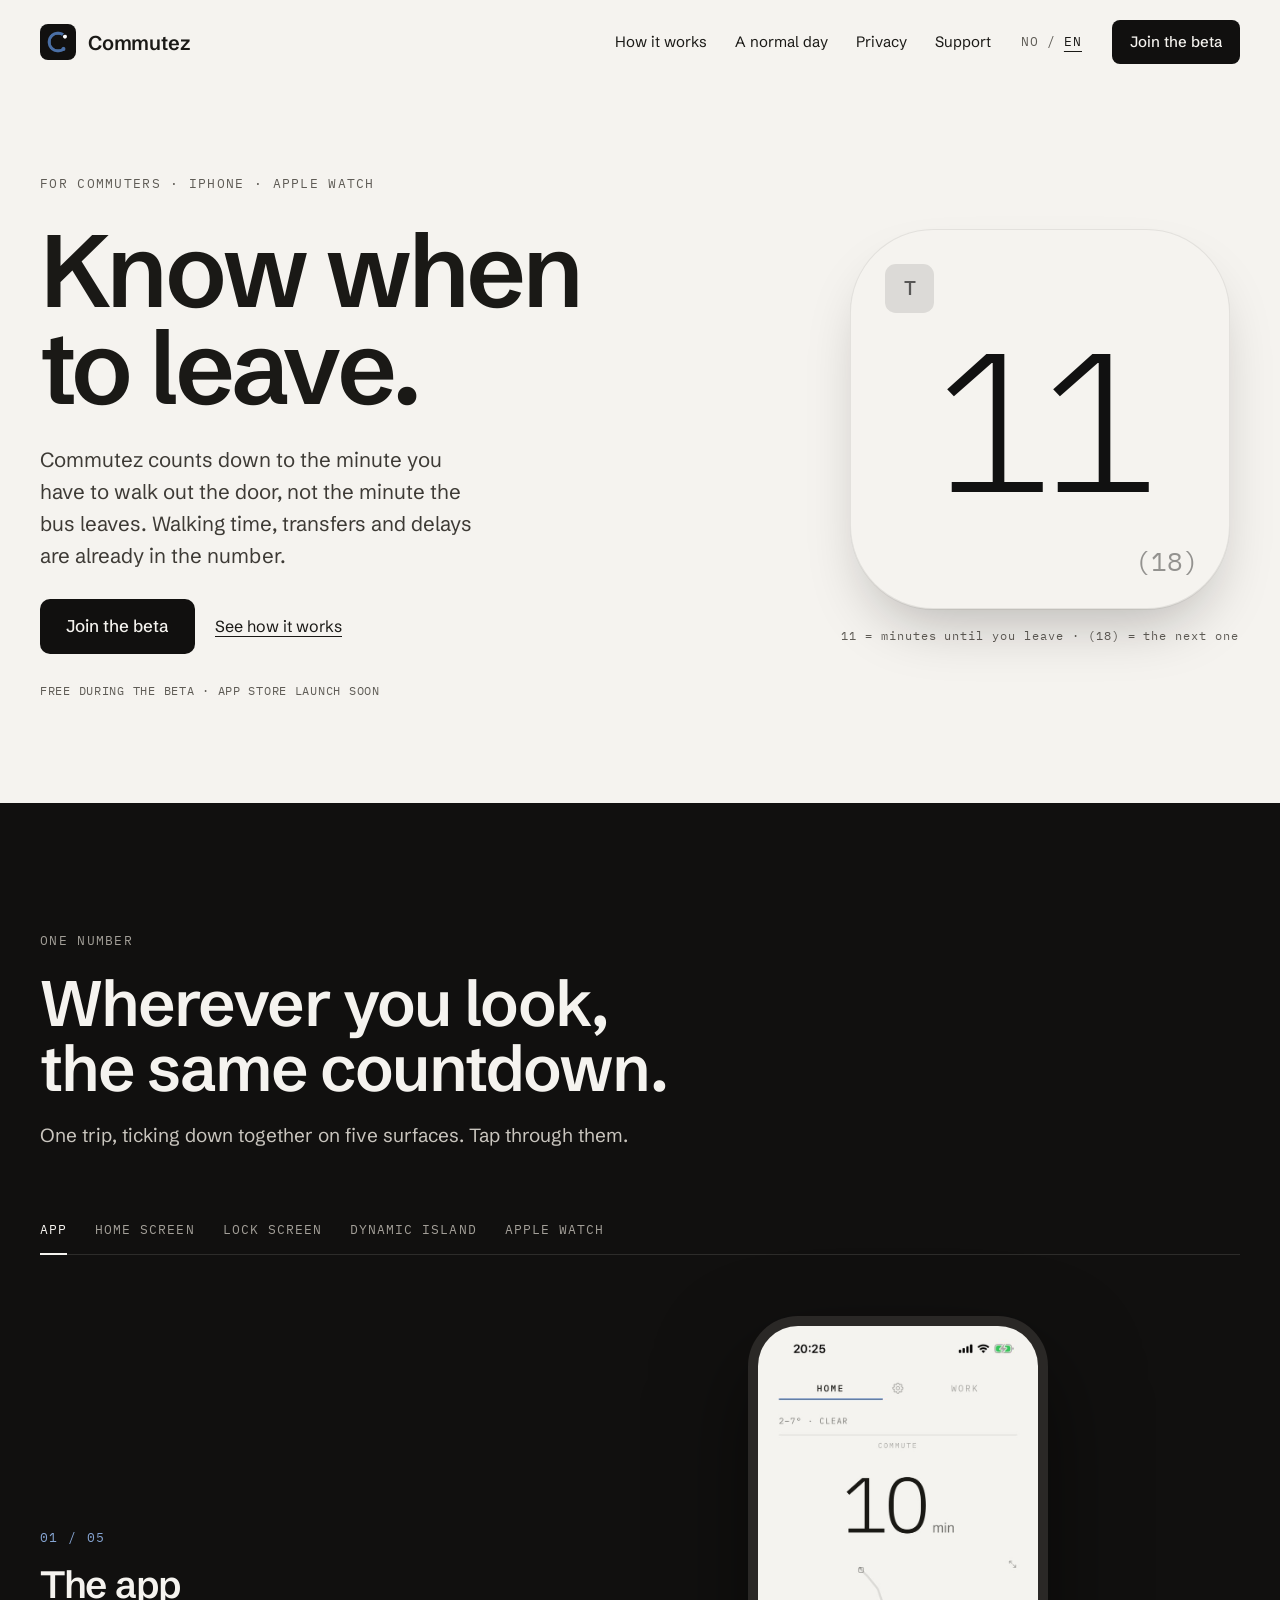
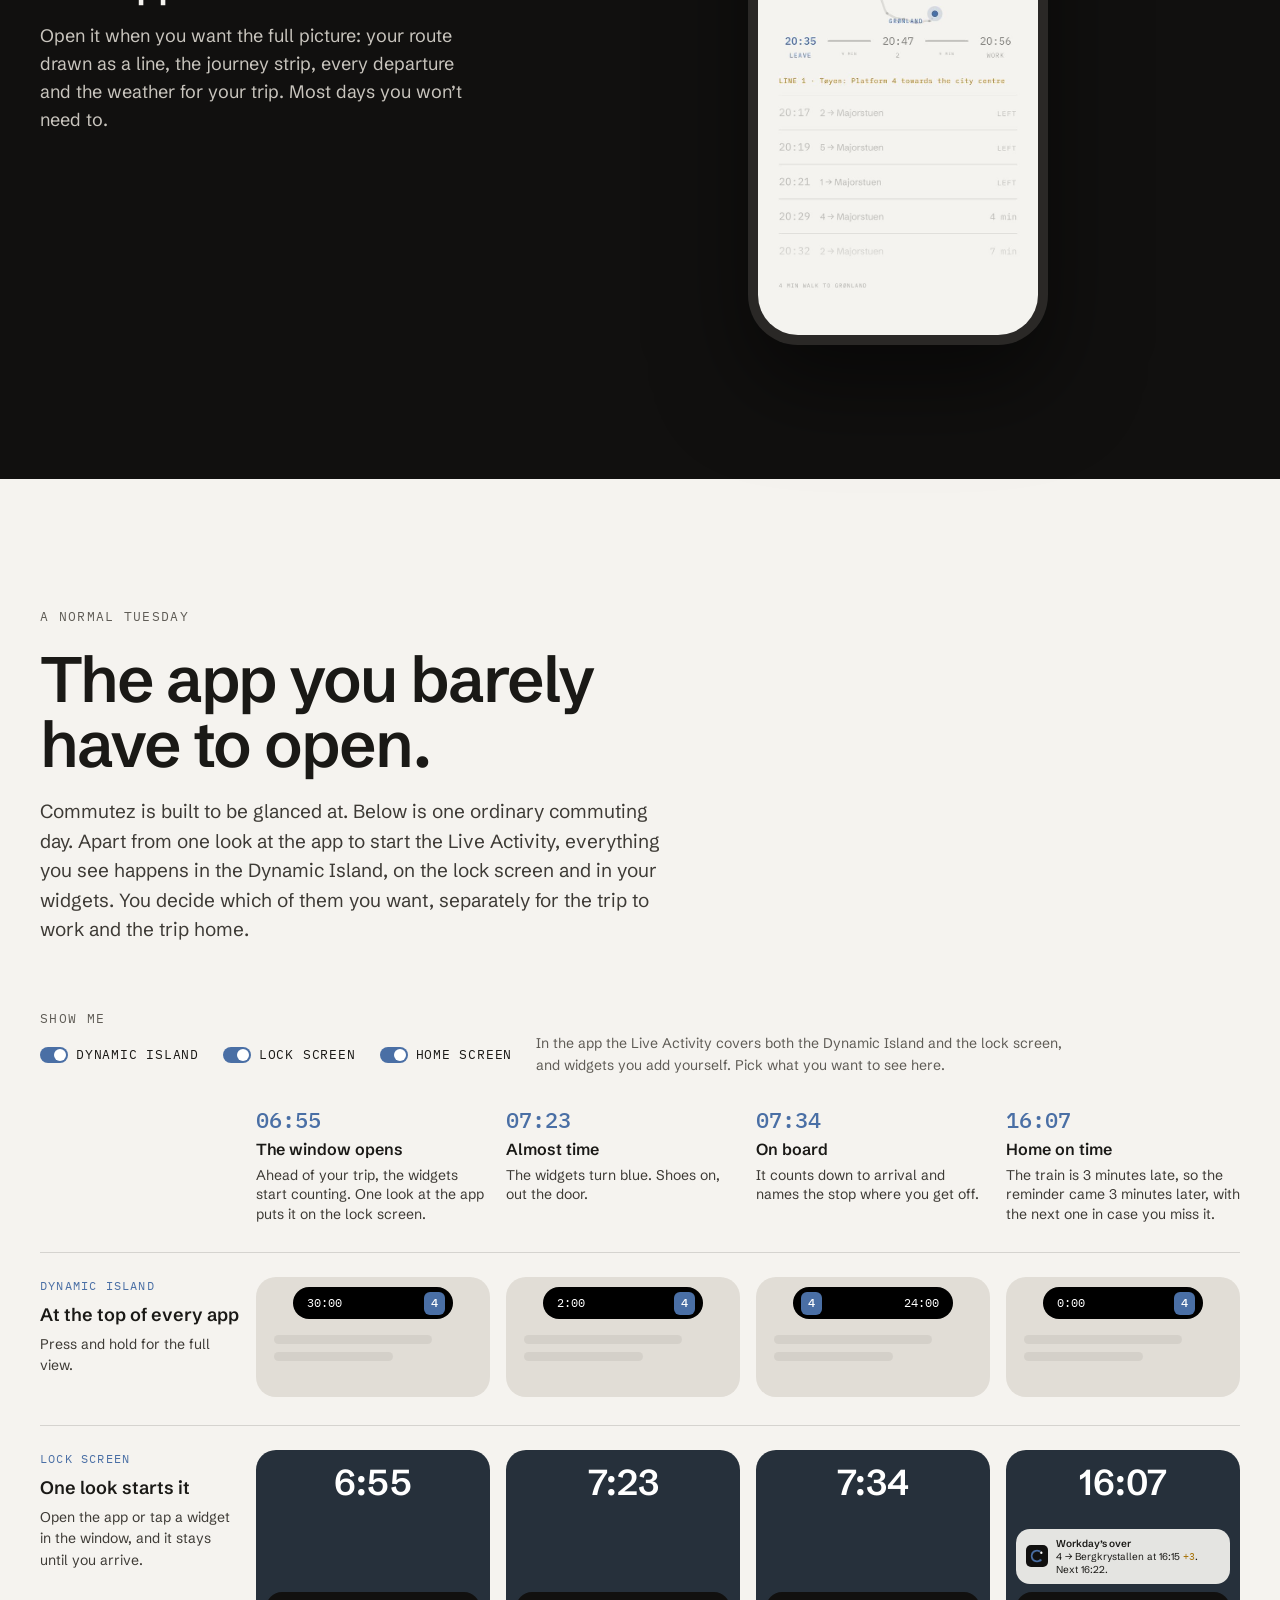
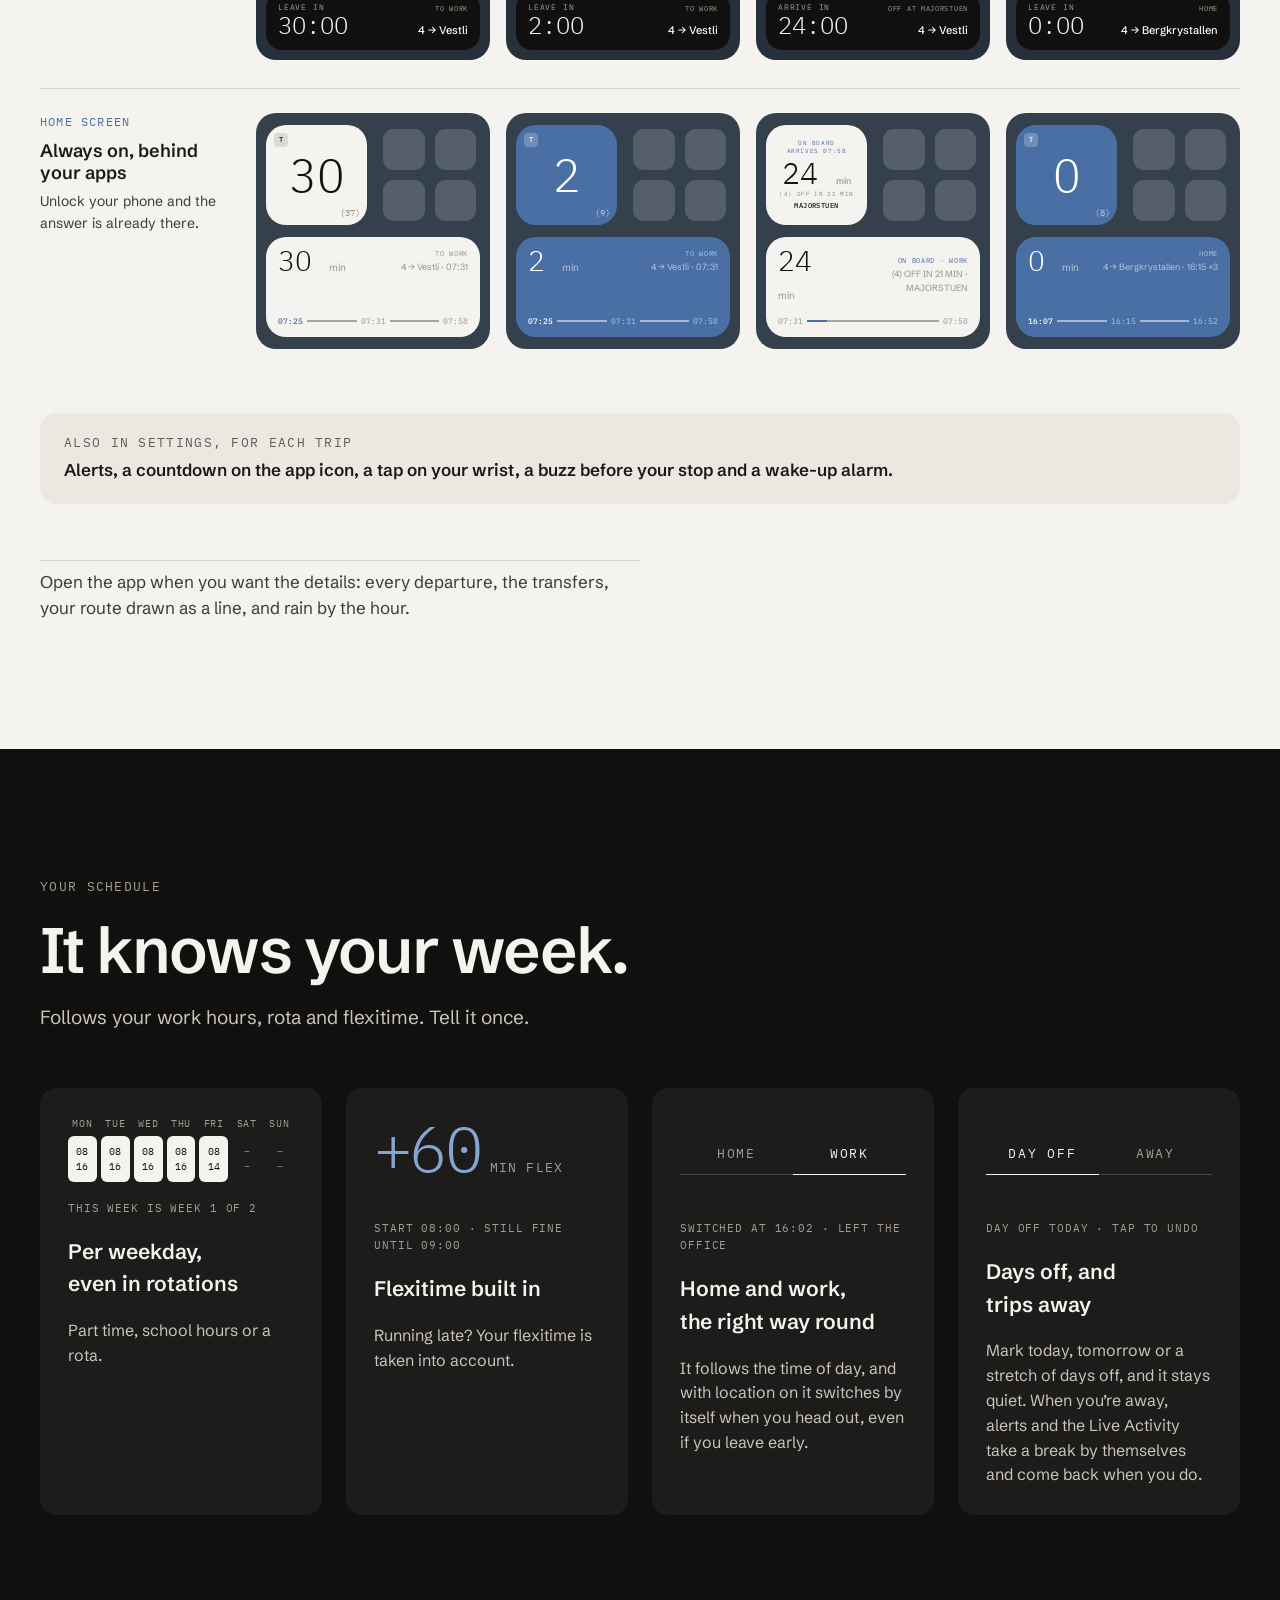
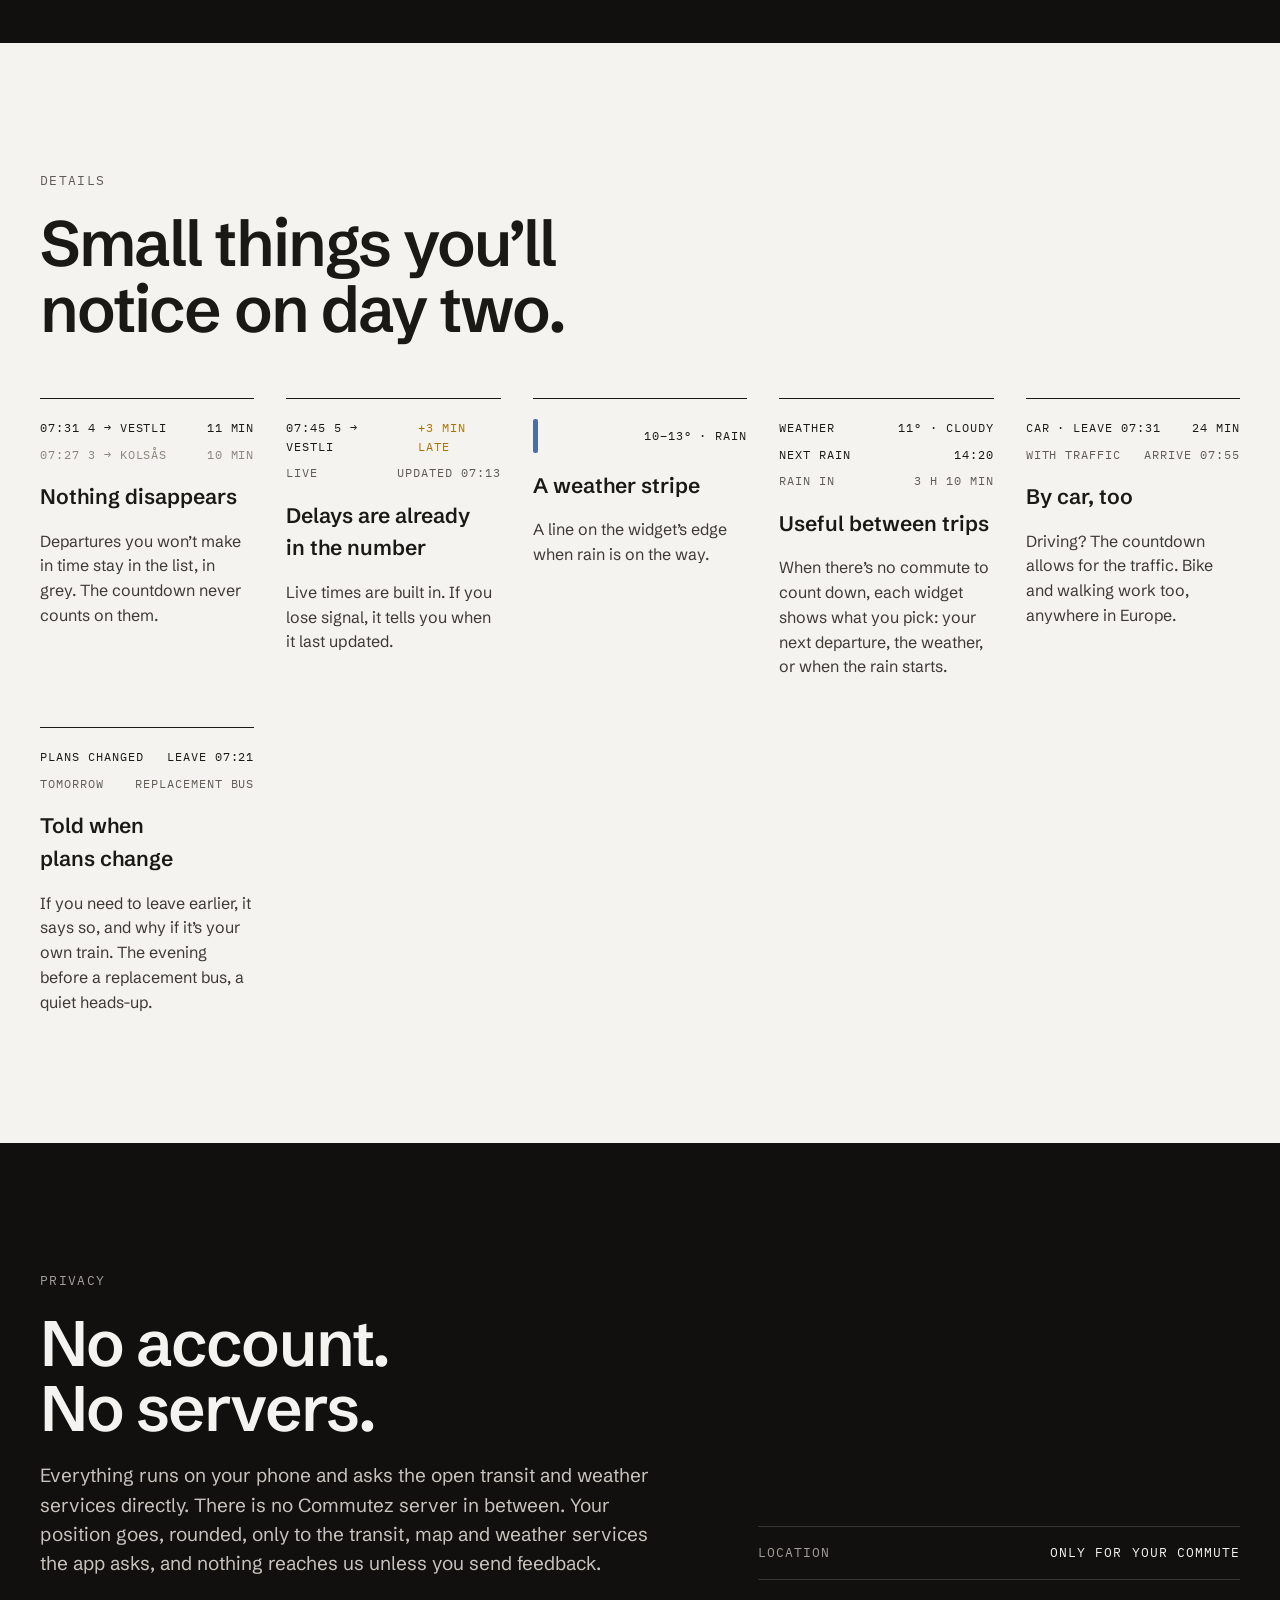
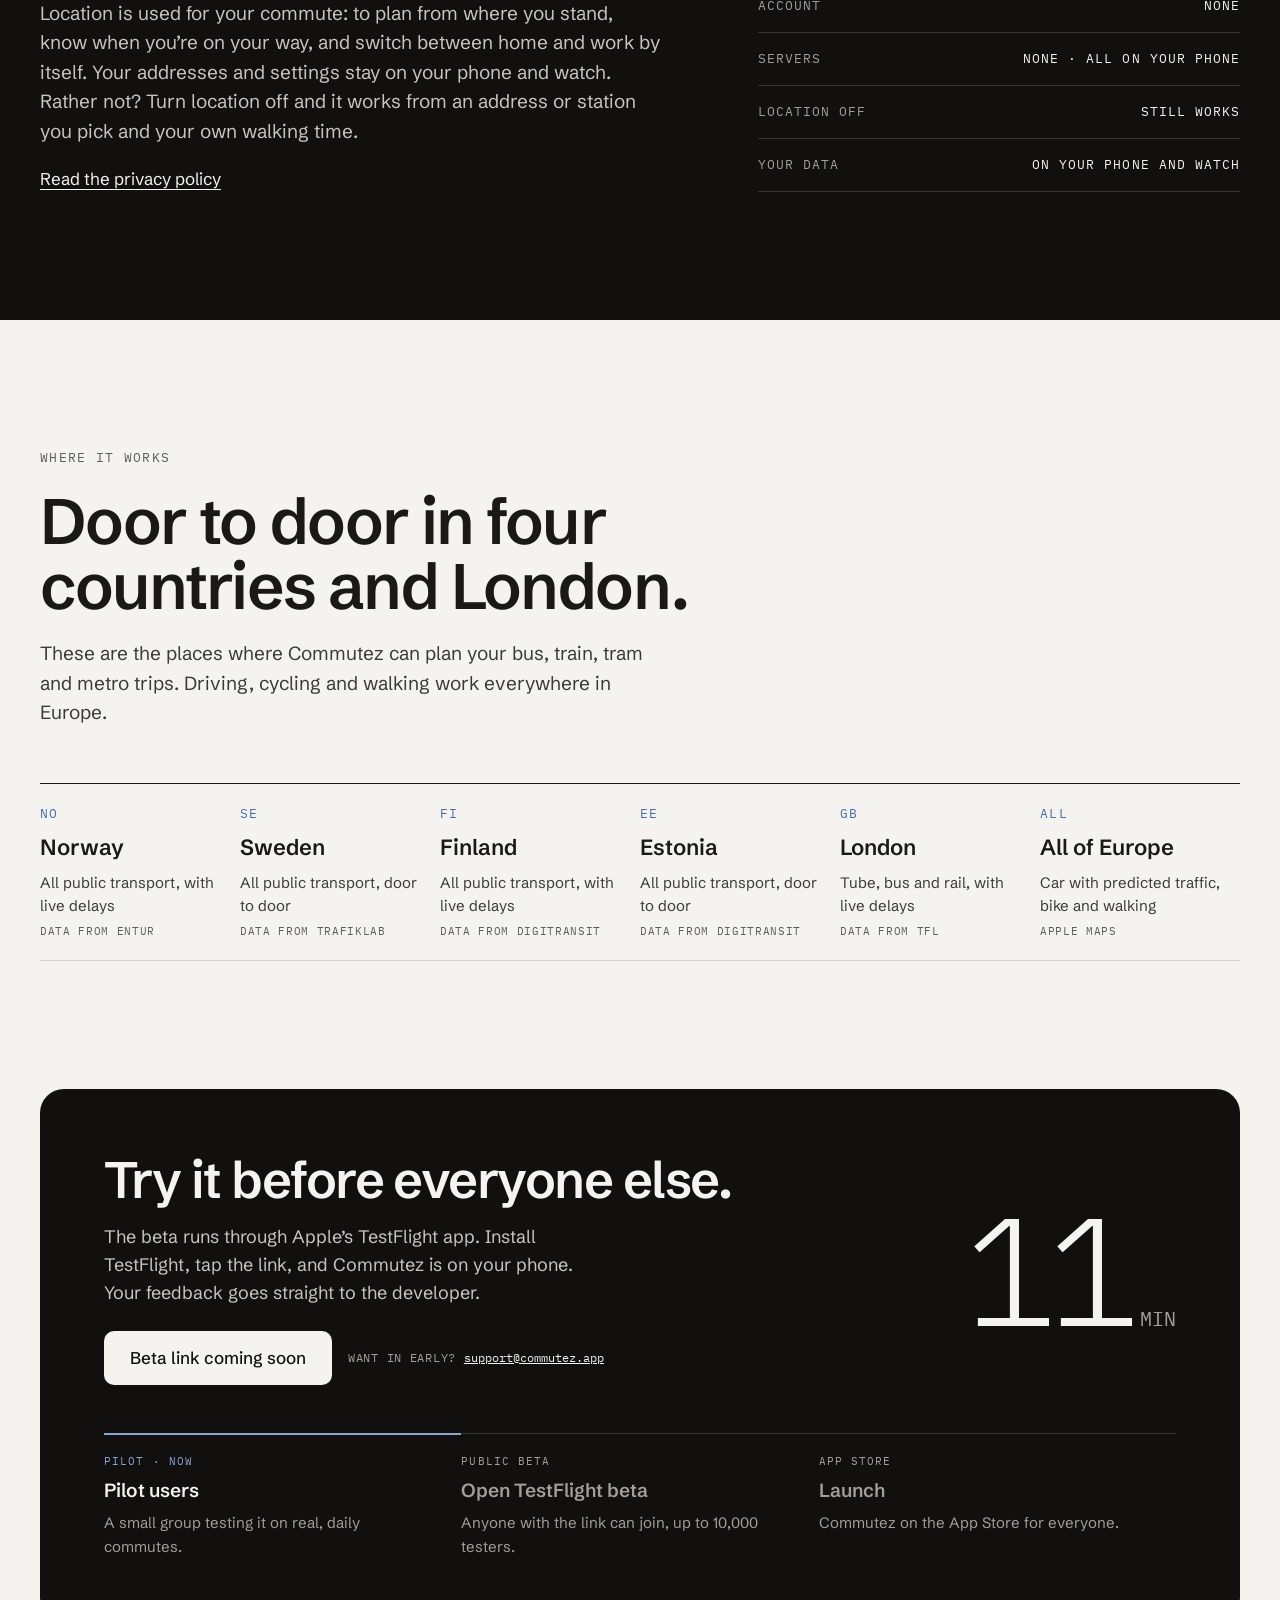
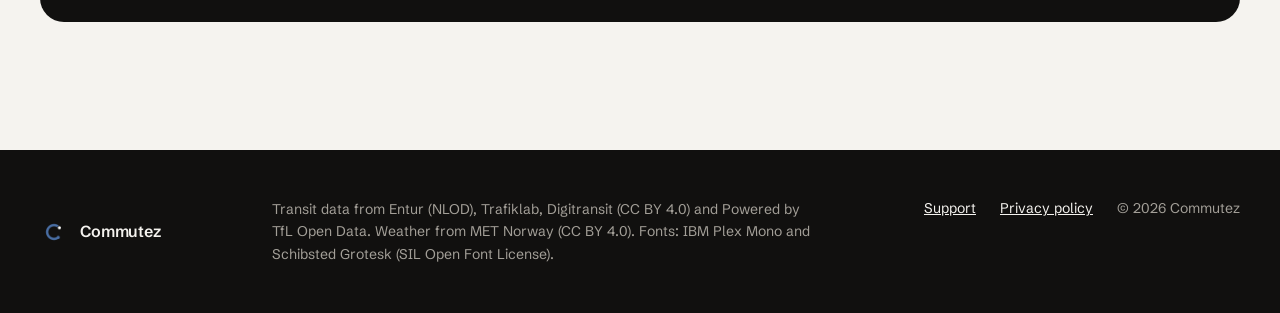
<file: index.html>
<!doctype html>
<html lang="en">
<head>
  <meta charset="utf-8">
  <meta name="viewport" content="width=device-width, initial-scale=1, viewport-fit=cover">
  <title>Commutez — know when to leave</title>
  <meta name="description" content="Commutez counts down to the minute you have to walk out the door, not the minute the bus leaves. Widgets, Live Activities and Apple Watch, mostly without opening the app.">
  <link rel="canonical" href="https://commutez.app/">
  <link rel="alternate" hreflang="en" href="https://commutez.app/">
  <link rel="alternate" hreflang="nb" href="https://commutez.app/no/">
  <link rel="alternate" hreflang="x-default" href="https://commutez.app/">
  <link rel="icon" href="/assets/favicon.png">
  <link rel="apple-touch-icon" href="/assets/apple-touch-icon.png">
  <meta property="og:title" content="Commutez">
  <meta property="og:description" content="Know when to leave. A door-to-door commute countdown for iPhone and Apple Watch.">
  <meta property="og:image" content="https://commutez.app/assets/og-image.png">
  <meta property="og:url" content="https://commutez.app/">
  <meta name="theme-color" content="#f5f3ef">
  <link rel="preload" href="/assets/fonts/IBMPlexMono-Light.ttf" as="font" type="font/ttf" crossorigin>
  <link rel="preload" href="/assets/fonts/SchibstedGrotesk.ttf" as="font" type="font/ttf" crossorigin>
  <link rel="stylesheet" href="/assets/home.css?v=16">
</head>
<body>

<header class="top">
  <div class="row">
    <a class="brand" href="/"><img src="/assets/icon-256.png" alt="">Commutez</a>
    <nav class="nav" aria-label="Main">
      <a class="hide-sm" href="#how">How it works</a>
      <a class="hide-sm" href="#day">A normal day</a>
      <a href="#privacy">Privacy</a>
      <a href="/support/">Support</a>
      <span class="lang" aria-label="Language"><a href="/no/" lang="nb" hreflang="nb">NO</a><span aria-hidden="true">/</span><a href="/" aria-current="page" lang="en">EN</a></span>
      <a class="btn small" href="#get">Join the beta</a>
    </nav>
  </div>
</header>

<main>

<section class="hero" id="top">
  <div class="inner">
    <div class="hero-copy">
      <p class="eyebrow">For commuters · iPhone · Apple Watch</p>
      <h1>Know when to leave.</h1>
      <p class="lede"><span class="t-long">Commutez counts down to the minute you have to walk out the door, not the minute the bus leaves. Walking time, transfers and delays are already in the number.</span><span class="t-short">Counts down to when you must walk out the door. Walking, transfers and delays included.</span></p>
      <div class="cta-row">
        <a class="btn" href="#get">Join the beta</a>
        <a class="link" href="#how">See how it works</a>
      </div>
      <p class="note">Free during the beta · App Store launch soon</p>
    </div>
    <div class="hero-tile">
      <div class="tile" role="img" aria-label="Commutez widget counting down the minutes until you must leave">
        <span class="box">T</span>
        <span class="num" data-min>12</span>
        <span class="next">(<span data-next>19</span>)</span>
      </div>
      <p class="legend" data-legend>12 = minutes until you leave · (19) = the next one</p>
    </div>
  </div>
</section>

<section class="band dark" id="how">
  <div class="inner">
    <div class="intro">
      <p class="eyebrow">One number</p>
      <h2 class="h2"><span class="t-long">Wherever you look, the same countdown.</span><span class="t-short">Same countdown, everywhere.</span></h2>
      <p class="lede hide-phone">One trip, ticking down together on five surfaces. Tap through them.</p>
    </div>

    <div class="tabs" role="tablist" aria-label="Choose a surface">
      <button role="tab" id="tab-app" aria-controls="p-app" aria-selected="true">App</button>
      <button role="tab" id="tab-home" aria-controls="p-home" aria-selected="false" tabindex="-1">Home Screen</button>
      <button role="tab" id="tab-lock" aria-controls="p-lock" aria-selected="false" tabindex="-1">Lock Screen</button>
      <button role="tab" id="tab-island" aria-controls="p-island" aria-selected="false" tabindex="-1">Dynamic Island</button>
      <button role="tab" id="tab-watch" aria-controls="p-watch" aria-selected="false" tabindex="-1">Apple Watch</button>
    </div>

    <div class="surface panel" id="p-app" role="tabpanel" aria-labelledby="tab-app">
      <div class="surface-copy">
        <p class="step">01 / 05</p>
        <h3>The app</h3>
        <p><span class="t-long">Open it when you want the full picture: your route drawn as a line, the journey strip, every departure and the weather for your trip. Most days you won’t need to.</span><span class="t-short">The full picture when you want it: route, every departure, weather.</span></p>
      </div>
      <div class="stage">
        <div class="phone"><div class="screen">
          <img src="/assets/screens/app-calm.jpg" width="660" height="1435" alt="Commutez app: 10 min until you leave, route from Grønland to Majorstuen, leave 20:35, line 2 at 20:47, at work 20:56">
          <img class="urgent-shot" src="/assets/screens/app-urgent.jpg" width="660" height="1435" alt="" aria-hidden="true">
        </div></div>
      </div>
    </div>

    <div class="surface panel" id="p-home" role="tabpanel" aria-labelledby="tab-home" hidden>
      <div class="surface-copy">
        <p class="step">02 / 05</p>
        <h3>Home Screen widgets</h3>
        <p><span class="t-long">Three sizes. The small tile is just the number. The wide and large ones add the journey strip: when to leave, when the ride goes and when you’re there. When it’s time to go, they turn blue. Tap one and the app opens on the countdown.</span><span class="t-short">Widgets in three sizes. Blue when it’s time to go.</span></p>
      </div>
      <div class="stage">
        <div class="shot-stack">
          <div class="shot-card">
            <span class="label">HOME SCREEN · WIDE WIDGET</span>
            <div class="img-wrap widget">
              <img src="/assets/screens/widget-calm.jpg" width="1044" height="490" alt="Wide widget: 4 min, to Majorstuen on line 2 at 20:47, leave 20:35, at work 20:56">
              <img class="urgent-shot" src="/assets/screens/widget-urgent.jpg" width="1044" height="490" alt="" aria-hidden="true">
            </div>
          </div>
          <p class="caption-dark">Real screenshots from the app, with live public transport data.</p>
        </div>
      </div>
    </div>

    <div class="surface panel" id="p-lock" role="tabpanel" aria-labelledby="tab-lock" hidden>
      <div class="surface-copy">
        <p class="step">03 / 05</p>
        <h3>Lock Screen and Live Activity</h3>
        <p><span class="t-long">When it’s time to think about leaving, open the app or tap a widget, and the countdown moves to the lock screen and ticks by the second. It keeps going with the app closed until you arrive.</span><span class="t-short">Ticks by the second, with the app closed.</span></p>
      </div>
      <div class="stage">
        <div class="shot-stack">
          <div class="shot-card lock">
            <span class="label">LOCK SCREEN · LIVE ACTIVITY</span>
            <div class="img-wrap la">
              <img src="/assets/screens/live-activity.jpg" width="1116" height="304" alt="Live Activity on the lock screen: leave in 5:29, to work, line 2 to Majorstuen, departs 20:47">
            </div>
          </div>
          <p class="caption-dark">Real screenshot from the app, with live public transport data.</p>
        </div>
      </div>
    </div>

    <div class="surface panel" id="p-island" role="tabpanel" aria-labelledby="tab-island" hidden>
      <div class="surface-copy">
        <p class="step">04 / 05</p>
        <h3>Dynamic Island</h3>
        <p><span class="t-long">Time to leave on the left, your line on the right. Once you’re on board the sides swap and it counts down to arrival. Press and hold for the full view.</span><span class="t-short">Time to leave on the left. On board, it counts to arrival.</span></p>
      </div>
      <div class="stage">
        <div class="island-demo" role="img" aria-label="Dynamic Island showing the countdown, expanded and compact"><div class="screen">
          <div class="island-x">
            <div class="row">
              <div><span class="cap">Leave in</span><span class="big" data-mmss>12:00</span></div>
              <div style="text-align:right"><span class="cap">To work</span><span class="ride">2 → Majorstuen</span></div>
            </div>
            <span class="line">Departs 20:47 · 9 min walk · arrives 20:56</span>
          </div>
          <div class="pills">
            <span class="cap">Compact</span>
            <span class="pill"><span data-mmss>12:00</span><span class="badge">2</span></span>
            <span class="cap" style="margin-top:10px">On board</span>
            <span class="pill flip"><span class="badge">2</span><span>9:00</span></span>
          </div>
          <div class="ghost-lines" aria-hidden="true"><span style="width:70%"></span><span style="width:90%"></span><span style="width:55%"></span></div>
        </div></div>
      </div>
    </div>

    <div class="surface panel" id="p-watch" role="tabpanel" aria-labelledby="tab-watch" hidden>
      <div class="surface-copy">
        <p class="step">05 / 05</p>
        <h3>Apple Watch</h3>
        <p><span class="t-long">Its own watch app, Smart Stack widgets and complications. The watch plans trips by itself, so it works without your phone, and it can tap your wrist when it’s time to go.</span><span class="t-short">Its own app. Works without your phone.</span></p>
      </div>
      <div class="stage">
        <div class="watch" role="img" aria-label="Apple Watch showing minutes until you leave">
          <div class="case"><div class="face">
            <span class="cap">Leave in</span>
            <span class="big" data-min>12</span>
            <span style="font-size:13px;font-weight:500">2 → Majorstuen</span>
            <span class="mono" style="font-size:10px;color:var(--muted-dark)">20:47 · 9 MIN WALK</span>
          </div></div>
          <span class="crown"></span>
        </div>
      </div>
    </div>
  </div>
</section>

<section class="band" id="day">
  <div class="inner">
    <div class="intro">
      <p class="eyebrow">A normal Tuesday</p>
      <h2 class="h2">The app you barely have to open.</h2>
      <p class="lede"><span class="t-long">Commutez is built to be glanced at. Below is one ordinary commuting day. Apart from one look at the app to start the Live Activity, everything you see happens in the Dynamic Island, on the lock screen and in your widgets. You decide which of them you want, separately for the trip to work and the trip home.</span><span class="t-short">One ordinary commuting day, on the Dynamic Island, the lock screen and your widgets. One look at the app starts it.</span></p>
      <p class="filter-hint phone-only">Switch any of them off as you go. In the app, one Live Activity switch covers the Dynamic Island and the lock screen.</p>
    </div>

    <div class="day-scroll">
      <div class="day">
          <div class="day-filter" role="group" aria-label="Surfaces to show">
            <span class="eyebrow">Show me</span>
            <button type="button" class="toggle" aria-pressed="true" data-surface="island"><span class="switch" aria-hidden="true"></span>Dynamic Island</button>
            <button type="button" class="toggle" aria-pressed="true" data-surface="lock"><span class="switch" aria-hidden="true"></span>Lock Screen</button>
            <button type="button" class="toggle" aria-pressed="true" data-surface="home"><span class="switch" aria-hidden="true"></span>Home Screen</button>
            <p class="filter-note"><span class="t-long">In the app the Live Activity covers both the Dynamic Island and the lock screen, and widgets you add yourself. Pick what you want to see here.</span><span class="t-short">Pick what you want to see. In the app, one switch covers the Dynamic Island and lock screen.</span></p>
          </div>
        <div class="day-row head">
          <div></div>
          <div class="col-head"><span class="t">06:55</span><strong>The window opens</strong><span>Ahead of your trip, the widgets start counting. One look at the app puts it on the lock screen.</span></div>
          <div class="col-head"><span class="t">07:23</span><strong>Almost time</strong><span>The widgets turn blue. Shoes on, out the door.</span></div>
          <div class="col-head"><span class="t">07:34</span><strong>On board</strong><span>It counts down to arrival and names the stop where you get off.</span></div>
          <div class="col-head"><span class="t">16:07</span><strong>Home on time</strong><span>The train is 3 minutes late, so the reminder came 3 minutes later, with the next one in case you miss it.</span></div>
        </div>

        <div class="day-row" data-surface="island">
          <div class="day-pin">
            <div class="row-head"><span class="cap">Dynamic Island</span><strong>At the top of every app</strong><span>Press and hold for the full view.</span></div>
            <figure class="moment is-active"><figcaption><b>06:55</b> The window opens</figcaption>
              <div class="cell isl"><span class="pill"><span>30:00</span><span class="badge">4</span></span><div class="ghost-lines"><span style="width:80%"></span><span style="width:60%"></span></div></div></figure>
            <figure class="moment"><figcaption><b>07:23</b> Almost time</figcaption>
              <div class="cell isl"><span class="pill"><span>2:00</span><span class="badge">4</span></span><div class="ghost-lines"><span style="width:80%"></span><span style="width:60%"></span></div></div></figure>
            <figure class="moment"><figcaption><b>07:34</b> On board: the sides swap</figcaption>
              <div class="cell isl"><span class="pill flip"><span class="badge">4</span><span>24:00</span></span><div class="ghost-lines"><span style="width:80%"></span><span style="width:60%"></span></div></div></figure>
            <figure class="moment"><figcaption><b>16:07</b> Home on time</figcaption>
              <div class="cell isl"><span class="pill"><span>0:00</span><span class="badge">4</span></span><div class="ghost-lines"><span style="width:80%"></span><span style="width:60%"></span></div></div></figure>
          </div>
        </div>

        <div class="day-row" data-surface="lock">
          <div class="day-pin">
            <div class="row-head"><span class="cap">Lock Screen</span><strong>One look starts it</strong><span>Open the app or tap a widget in the window, and it stays until you arrive.</span></div>
            <figure class="moment is-active"><figcaption><b>06:55</b> The window opens</figcaption>
              <div class="cell lock"><span class="clock">6:55</span><span class="grow"></span>
                <div class="la-mini"><div><span class="cap">Leave in</span><span class="big">30:00</span></div><div class="right"><span class="cap">To work</span><b>4 → Vestli</b></div></div></div></figure>
            <figure class="moment"><figcaption><b>07:23</b> Almost time</figcaption>
              <div class="cell lock"><span class="clock">7:23</span><span class="grow"></span>
                <div class="la-mini"><div><span class="cap">Leave in</span><span class="big">2:00</span></div><div class="right"><span class="cap">To work</span><b>4 → Vestli</b></div></div></div></figure>
            <figure class="moment"><figcaption><b>07:34</b> On board: counting to arrival</figcaption>
              <div class="cell lock"><span class="clock">7:34</span><span class="grow"></span>
                <div class="la-mini"><div><span class="cap">Arrive in</span><span class="big">24:00</span></div><div class="right"><span class="cap">Off at Majorstuen</span><b>4 → Vestli</b></div></div></div></figure>
            <figure class="moment"><figcaption><b>16:07</b> The train is late, so the reminder waited</figcaption>
              <div class="cell lock"><span class="clock">16:07</span><span class="grow"></span>
                <div class="notif"><img src="/assets/icon-256.png" alt=""><div><strong>Workday’s over</strong>4 → Bergkrystallen at 16:15 <span class="late">+3</span>. Next 16:22.</div></div>
                <div class="la-mini"><div><span class="cap">Leave in</span><span class="big">0:00</span></div><div class="right"><span class="cap">Home</span><b>4 → Bergkrystallen</b></div></div></div></figure>
          </div>
        </div>

        <div class="day-row" data-surface="home">
          <div class="day-pin">
            <div class="row-head"><span class="cap">Home Screen</span><strong>Always on, behind your apps</strong><span>Unlock your phone and the answer is already there.</span></div>
            <figure class="moment is-active"><figcaption><b>06:55</b> Counting down</figcaption>
              <div class="cell home">
                <div class="w sq"><span class="box">T</span><span class="n">30</span><span class="nx">(37)</span></div>
                <div class="icons" aria-hidden="true"><span></span><span></span><span></span><span></span></div>
                <div class="w wide"><div class="top-row"><span class="n">30 <small>min</small></span><span class="meta"><span class="cap">To work</span><span>4 → Vestli · 07:31</span></span></div>
                  <div class="strip"><b>07:25</b><i></i><span>07:31</span><i></i><span>07:58</span></div></div>
              </div></figure>
            <figure class="moment"><figcaption><b>07:23</b> Blue means go</figcaption>
              <div class="cell home">
                <div class="w sq hot"><span class="box">T</span><span class="n">2</span><span class="nx">(9)</span></div>
                <div class="icons" aria-hidden="true"><span></span><span></span><span></span><span></span></div>
                <div class="w wide hot"><div class="top-row"><span class="n">2 <small>min</small></span><span class="meta"><span class="cap">To work</span><span>4 → Vestli · 07:31</span></span></div>
                  <div class="strip"><b>07:25</b><i></i><span>07:31</span><i></i><span>07:58</span></div></div>
              </div></figure>
            <figure class="moment"><figcaption><b>07:34</b> On board, with the stop to get off at</figcaption>
              <div class="cell home">
                <div class="w board"><span class="ph">ON BOARD<br>ARRIVES 07:58</span><span class="n">24 <small>min</small></span><span class="bd">(4) OFF IN 21 MIN</span><span class="stop">MAJORSTUEN</span></div>
                <div class="icons" aria-hidden="true"><span></span><span></span><span></span><span></span></div>
                <div class="w wide"><div class="top-row"><span class="n">24 <small>min</small></span><span class="meta"><span class="cap ph">On board · work</span><span>(4) OFF IN 21 MIN · MAJORSTUEN</span></span></div>
                  <div class="strip"><span>07:31</span><i class="fill"></i><span>07:58</span></div></div>
              </div></figure>
            <figure class="moment"><figcaption><b>16:07</b> Time to head home</figcaption>
              <div class="cell home">
                <div class="w sq hot"><span class="box">T</span><span class="n">0</span><span class="nx">(8)</span></div>
                <div class="icons" aria-hidden="true"><span></span><span></span><span></span><span></span></div>
                <div class="w wide hot"><div class="top-row"><span class="n">0 <small>min</small></span><span class="meta"><span class="cap">Home</span><span>4 → Bergkrystallen · 16:15 +3</span></span></div>
                  <div class="strip"><b>16:07</b><i></i><span>16:15</span><i></i><span>16:52</span></div></div>
              </div></figure>
          </div>
        </div>
      </div>
    </div>
    <div class="day-end">
    <h2 class="h2 phone-only">More in settings.</h2>
    <div class="choices">
      <div class="lead"><span class="eyebrow">Also in settings, for each trip</span><strong>Alerts, a countdown on the app icon, a tap on your wrist, a buzz before your stop and a wake-up alarm.</strong></div>
    </div>

    <p class="closing"><span class="t-long">Open the app when you want the details: every departure, the transfers, your route drawn as a line, and rain by the hour.</span><span class="t-short">Open the app for the details: every departure, transfers, your route and rain by the hour.</span></p>
    </div>
  </div>
</section>

<section class="band dark">
  <div class="inner">
    <div class="intro">
      <p class="eyebrow">Your schedule</p>
      <h2 class="h2">It knows your week.</h2>
      <p class="lede">Follows your work hours, rota and flexitime. Tell it once.</p>
    </div>
    <div class="cards">
      <div class="card">
        <div class="weekgrid" aria-label="Example schedule: Monday to Thursday 08 to 16, Friday 08 to 14, weekend off">
          <div><span>MON</span><span>08<br>16</span></div>
          <div><span>TUE</span><span>08<br>16</span></div>
          <div><span>WED</span><span>08<br>16</span></div>
          <div><span>THU</span><span>08<br>16</span></div>
          <div><span>FRI</span><span>08<br>14</span></div>
          <div class="off"><span>SAT</span><span>–<br>–</span></div>
          <div class="off"><span>SUN</span><span>–<br>–</span></div>
        </div>
        <p class="meta">THIS WEEK IS WEEK 1 OF 2</p>
        <h3>Per weekday, even in rotations</h3>
        <p>Part time, school hours or a rota.</p>
      </div>
      <div class="card">
        <div class="flex"><span class="n">+60</span><span class="u">MIN FLEX</span></div>
        <p class="meta">START 08:00 · STILL FINE UNTIL 09:00</p>
        <h3>Flexitime built in</h3>
        <p>Running late? Your flexitime is taken into account.</p>
      </div>
      <div class="card">
        <div class="dir"><span>HOME</span><span class="on">WORK</span></div>
        <p class="meta">SWITCHED AT 16:02 · LEFT THE OFFICE</p>
        <h3>Home and work, the right way round</h3>
        <p>It follows the time of day, and with location on it switches by itself when you head out, even if you leave early.</p>
      </div>
      <div class="card">
        <div class="dir"><span class="on">DAY OFF</span><span>AWAY</span></div>
        <p class="meta">DAY OFF TODAY · TAP TO UNDO</p>
        <h3>Days off, and trips away</h3>
        <p>Mark today, tomorrow or a stretch of days off, and it stays quiet. When you’re away, alerts and the Live Activity take a break by themselves and come back when you do.</p>
      </div>
    </div>
  </div>
</section>

<section class="band">
  <div class="inner">
    <div class="intro">
      <p class="eyebrow">Details</p>
      <h2 class="h2">Small things you’ll notice on day two.</h2>
    </div>
    <div class="details">
      <div class="detail">
        <div class="rows"><div><span>07:31 4 → Vestli</span><span><span data-min>12</span> MIN</span></div><div class="grey"><span>07:27 3 → Kolsås</span><span><span data-run>11</span> MIN</span></div></div>
        <h3>Nothing disappears</h3>
        <p>Departures you won’t make in time stay in the list, in grey. The countdown never counts on them.</p>
      </div>
      <div class="detail">
        <div class="rows"><div><span>07:45 5 → Vestli</span><span style="color:var(--amber)">+3 MIN LATE</span></div><div class="dim"><span>LIVE</span><span>UPDATED 07:13</span></div></div>
        <h3>Delays are already in the number</h3>
        <p>Live times are built in. If you lose signal, it tells you when it last updated.</p>
      </div>
      <div class="detail">
        <div class="rows"><div class="stripe"><span>10–13° · RAIN</span></div></div>
        <h3>A weather stripe</h3>
        <p>A line on the widget’s edge when rain is on the way.</p>
      </div>
      <div class="detail">
        <div class="rows"><div><span>WEATHER</span><span>11° · CLOUDY</span></div><div><span>NEXT RAIN</span><span>14:20</span></div><div class="dim"><span>RAIN IN</span><span>3 H 10 MIN</span></div></div>
        <h3>Useful between trips</h3>
        <p>When there’s no commute to count down, each widget shows what you pick: your next departure, the weather, or when the rain starts.</p>
      </div>
      <div class="detail">
        <div class="rows"><div><span>CAR · LEAVE 07:31</span><span>24 MIN</span></div><div class="dim"><span>WITH TRAFFIC</span><span>ARRIVE 07:55</span></div></div>
        <h3>By car, too</h3>
        <p>Driving? The countdown allows for the traffic. Bike and walking work too, anywhere in Europe.</p>
      </div>
      <div class="detail">
        <div class="rows"><div><span>PLANS CHANGED</span><span>LEAVE 07:21</span></div><div class="dim"><span>TOMORROW</span><span>REPLACEMENT BUS</span></div></div>
        <h3>Told when plans change</h3>
        <p>If you need to leave earlier, it says so, and why if it’s your own train. The evening before a replacement bus, a quiet heads-up.</p>
      </div>
    </div>
  </div>
</section>

<section class="band dark" id="privacy">
  <div class="inner">
    <div class="split">
      <div>
        <p class="eyebrow">Privacy</p>
        <h2 class="h2">No account. No servers.</h2>
        <p class="lede"><span class="t-long">Everything runs on your phone and asks the open transit and weather services directly. There is no Commutez server in between. Your position goes, rounded, only to the transit, map and weather services the app asks, and nothing reaches us unless you send feedback.</span><span class="t-short">Everything runs on your phone, straight against open transit and weather data. No Commutez server, and nothing reaches us unless you send feedback. Your location is only used for your commute.</span></p>
        <p class="lede hide-phone">Location is used for your commute: to plan from where you stand, know when you’re on your way, and switch between home and work by itself. Your addresses and settings stay on your phone and watch. Rather not? Turn location off and it works from an address or station you pick and your own walking time.</p>
        <p><a class="text-link" href="/privacy/">Read the privacy policy</a></p>
      </div>
      <div class="facts">
        <div><span>Location</span><span>Only for your commute</span></div>
        <div><span>Account</span><span>None</span></div>
        <div><span>Servers</span><span>None · all on your phone</span></div>
        <div><span>Location off</span><span>Still works</span></div>
        <div><span>Your data</span><span>On your phone and watch</span></div>
      </div>
    </div>
  </div>
</section>

<section class="band" id="countries">
  <div class="inner">
    <div class="intro">
      <p class="eyebrow">Where it works</p>
      <h2 class="h2">Door to door in four countries and London.</h2>
      <p class="lede"><span class="t-long">These are the places where Commutez can plan your bus, train, tram and metro trips. Driving, cycling and walking work everywhere in Europe.</span><span class="t-short">Bus, train, tram and metro with live times here. Car, bike and walking everywhere in Europe.</span></p>
    </div>
    <div class="countries">
      <div><span class="code">NO</span><strong>Norway</strong><span>All public transport, with live delays</span><span class="src">Data from Entur</span></div>
      <div><span class="code">SE</span><strong>Sweden</strong><span>All public transport, door to door</span><span class="src">Data from Trafiklab</span></div>
      <div><span class="code">FI</span><strong>Finland</strong><span>All public transport, with live delays</span><span class="src">Data from Digitransit</span></div>
      <div><span class="code">EE</span><strong>Estonia</strong><span>All public transport, door to door</span><span class="src">Data from Digitransit</span></div>
      <div><span class="code">GB</span><strong>London</strong><span>Tube, bus and rail, with live delays</span><span class="src">Data from TfL</span></div>
      <div><span class="code">ALL</span><strong>All of Europe</strong><span>Car with predicted traffic, bike and walking</span><span class="src">Apple Maps</span></div>
    </div>
  </div>
</section>

<section class="get" id="get">
  <div class="box">
    <div class="row">
      <div class="copy">
        <h2>Try it before everyone else.</h2>
        <p><span class="t-long">The beta runs through Apple’s TestFlight app. Install TestFlight, tap the link, and Commutez is on your phone. Your feedback goes straight to the developer.</span><span class="t-short">The beta runs through Apple’s TestFlight app. Your feedback goes straight to the developer.</span></p>
        <div class="actions">
          <span class="btn light" aria-disabled="true">Beta link coming soon</span>
          <span class="soon">Want in early? <a href="mailto:support@commutez.app" style="color:var(--paper)">support@commutez.app</a></span>
        </div>
      </div>
      <div class="count" aria-hidden="true"><span class="n" data-min>12</span><span class="u">MIN</span></div>
    </div>
    <div class="stages">
      <div class="now"><span class="cap">Pilot · now</span><strong>Pilot users</strong><span>A small group testing it on real, daily commutes.</span></div>
      <div><span class="cap">Public beta</span><strong>Open TestFlight beta</strong><span>Anyone with the link can join, up to 10,000 testers.</span></div>
      <div><span class="cap">App Store</span><strong>Launch</strong><span>Commutez on the App Store for everyone.</span></div>
    </div>
  </div>
</section>

</main>

<footer class="foot">
  <div class="row">
    <a class="brand" href="/"><img src="/assets/icon-256.png" alt="">Commutez</a>
    <p>Transit data from Entur (NLOD), Trafiklab, Digitransit (CC BY 4.0) and Powered by TfL Open Data. Weather from MET Norway (CC BY 4.0). Fonts: IBM Plex Mono and Schibsted Grotesk (SIL Open Font License).</p>
    <nav aria-label="Footer">
      <a href="/support/">Support</a>
      <a href="/privacy/">Privacy policy</a>
      <span>© 2026 Commutez</span>
    </nav>
  </div>
</footer>

<script src="/assets/home.js?v=13" defer></script>
</body>
</html>
</file>
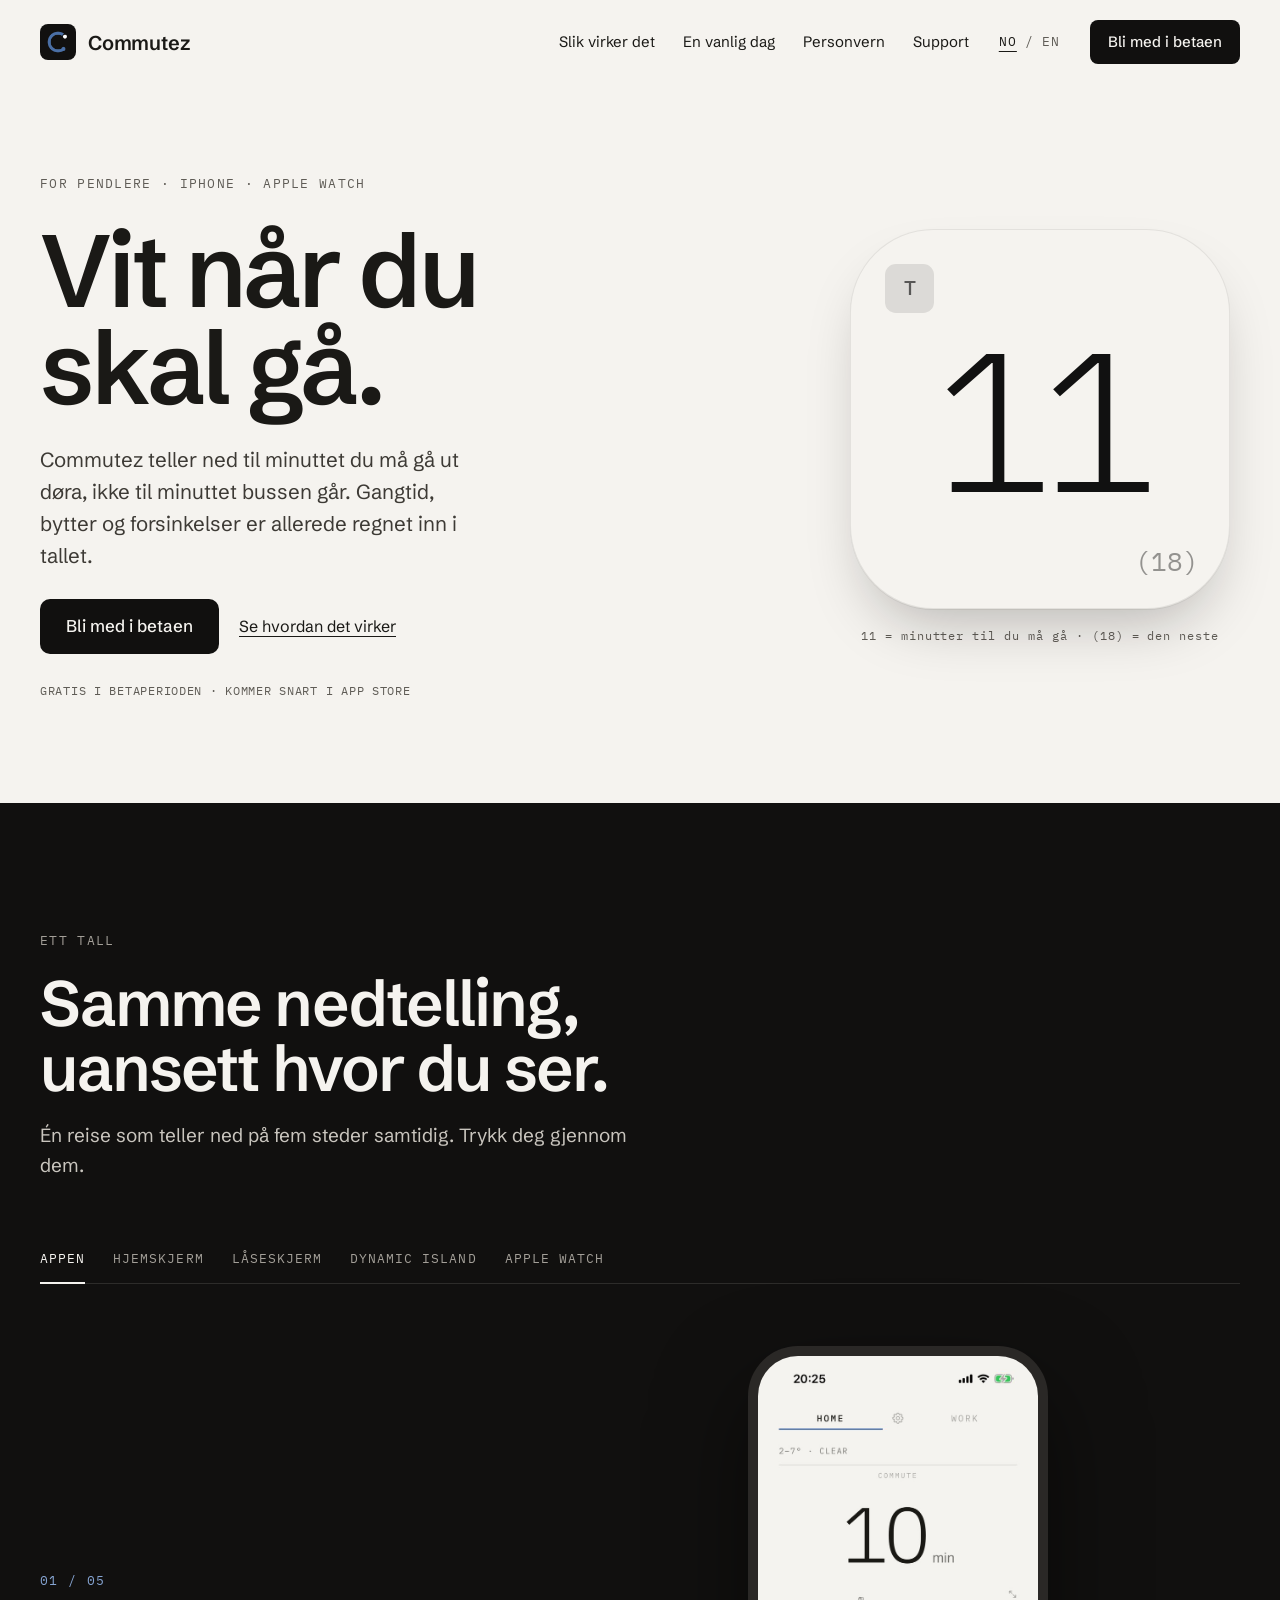
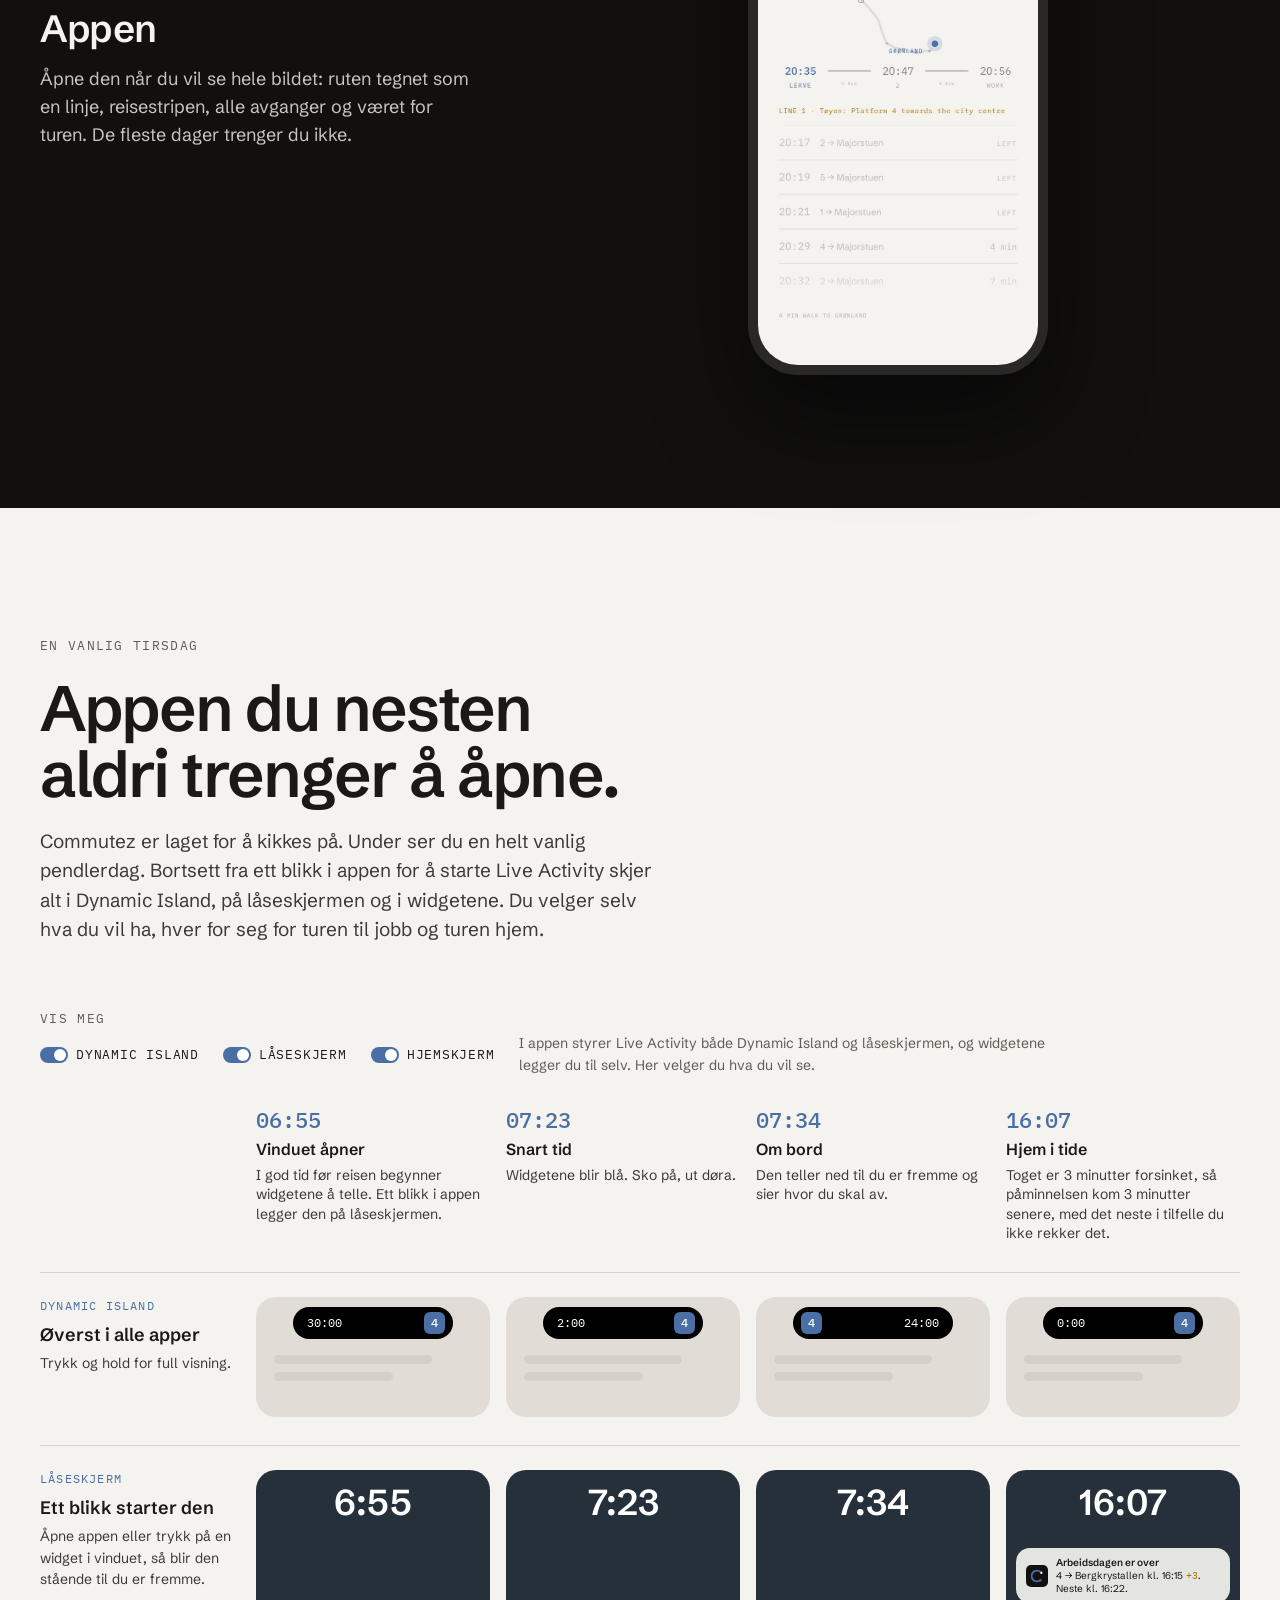
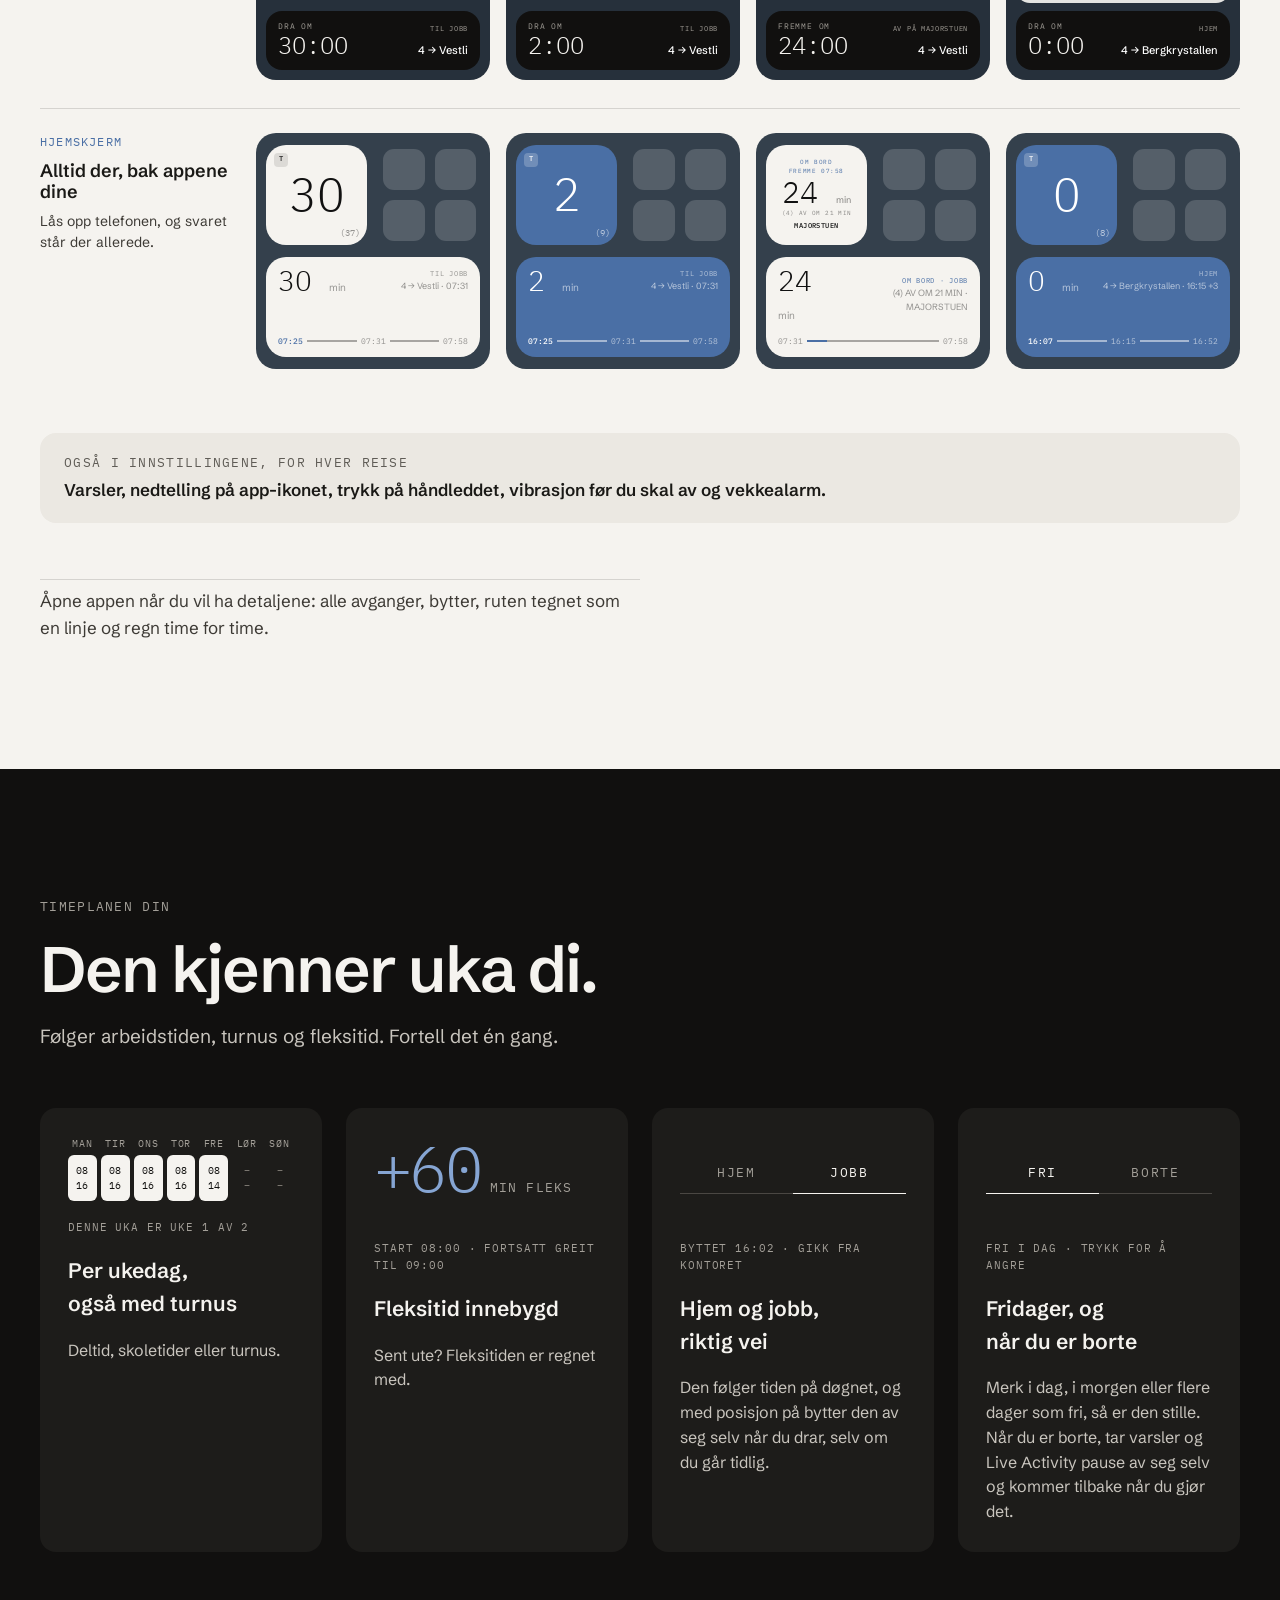
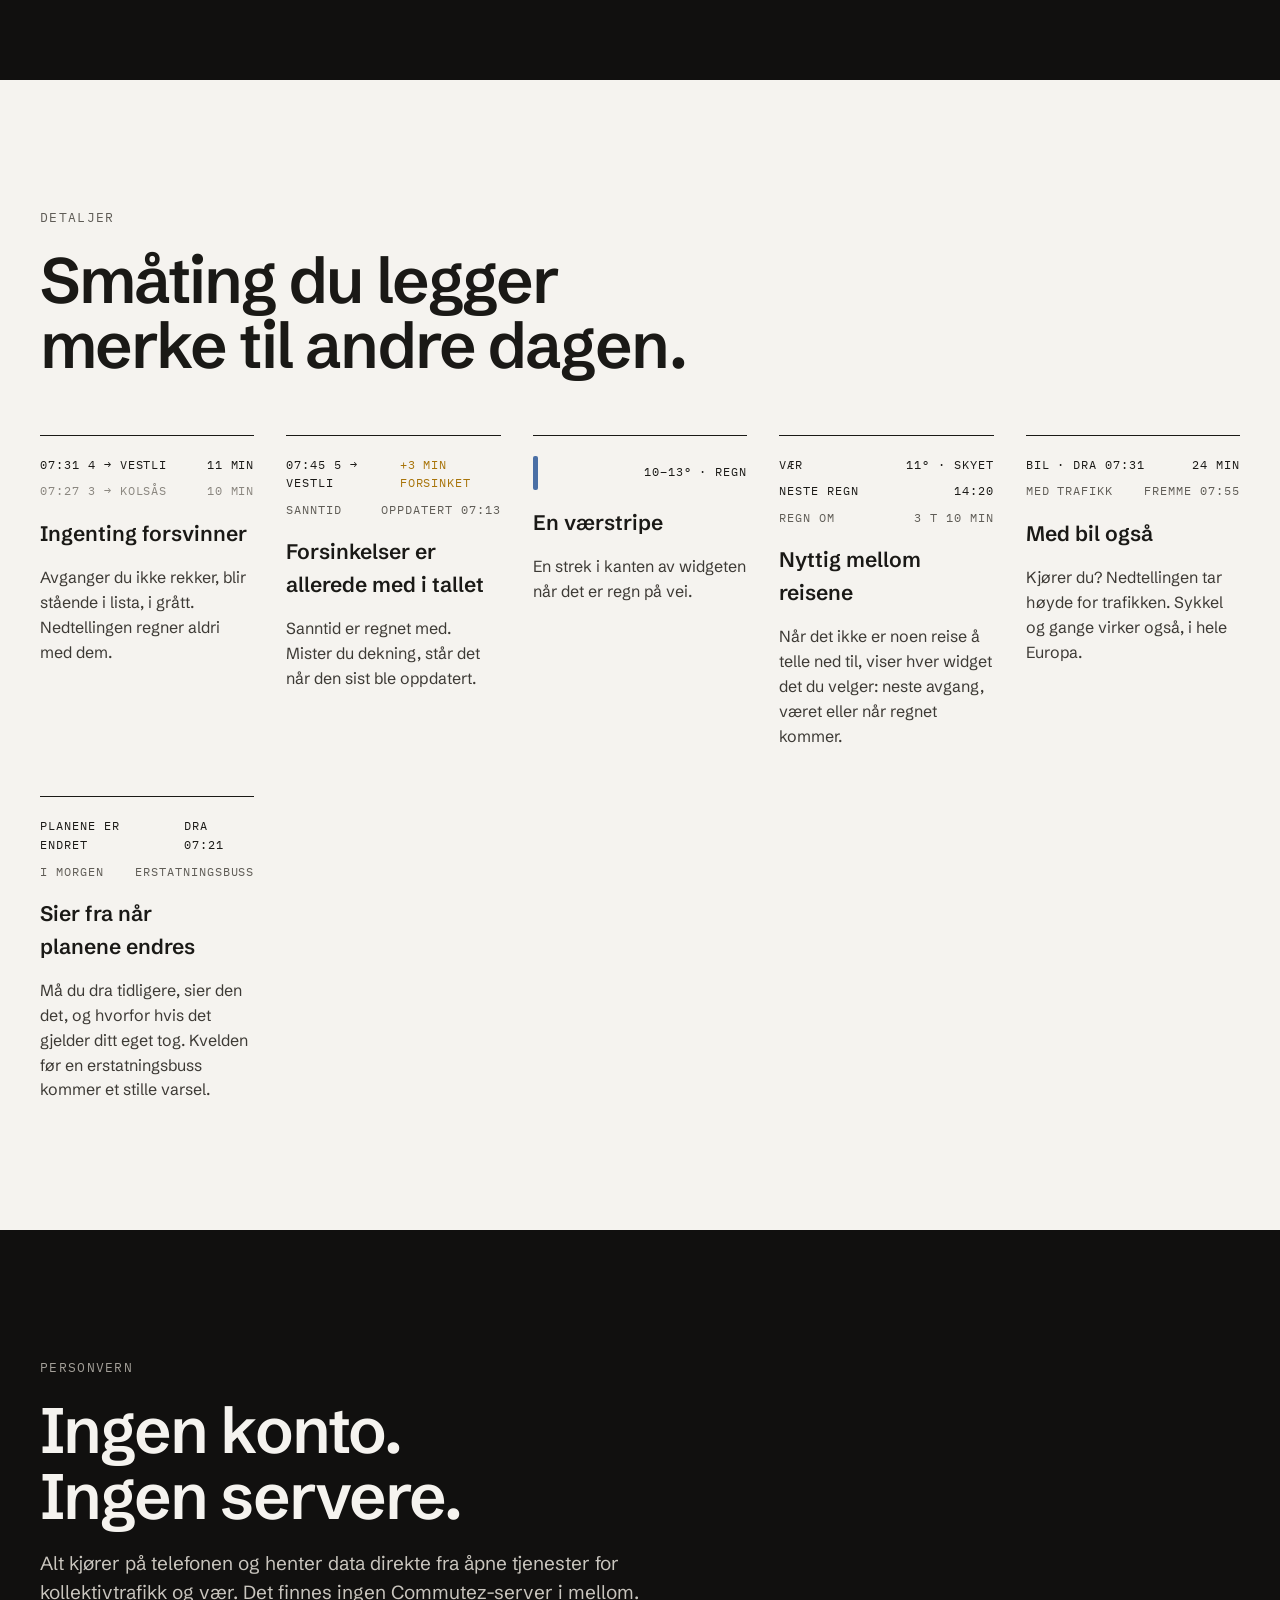
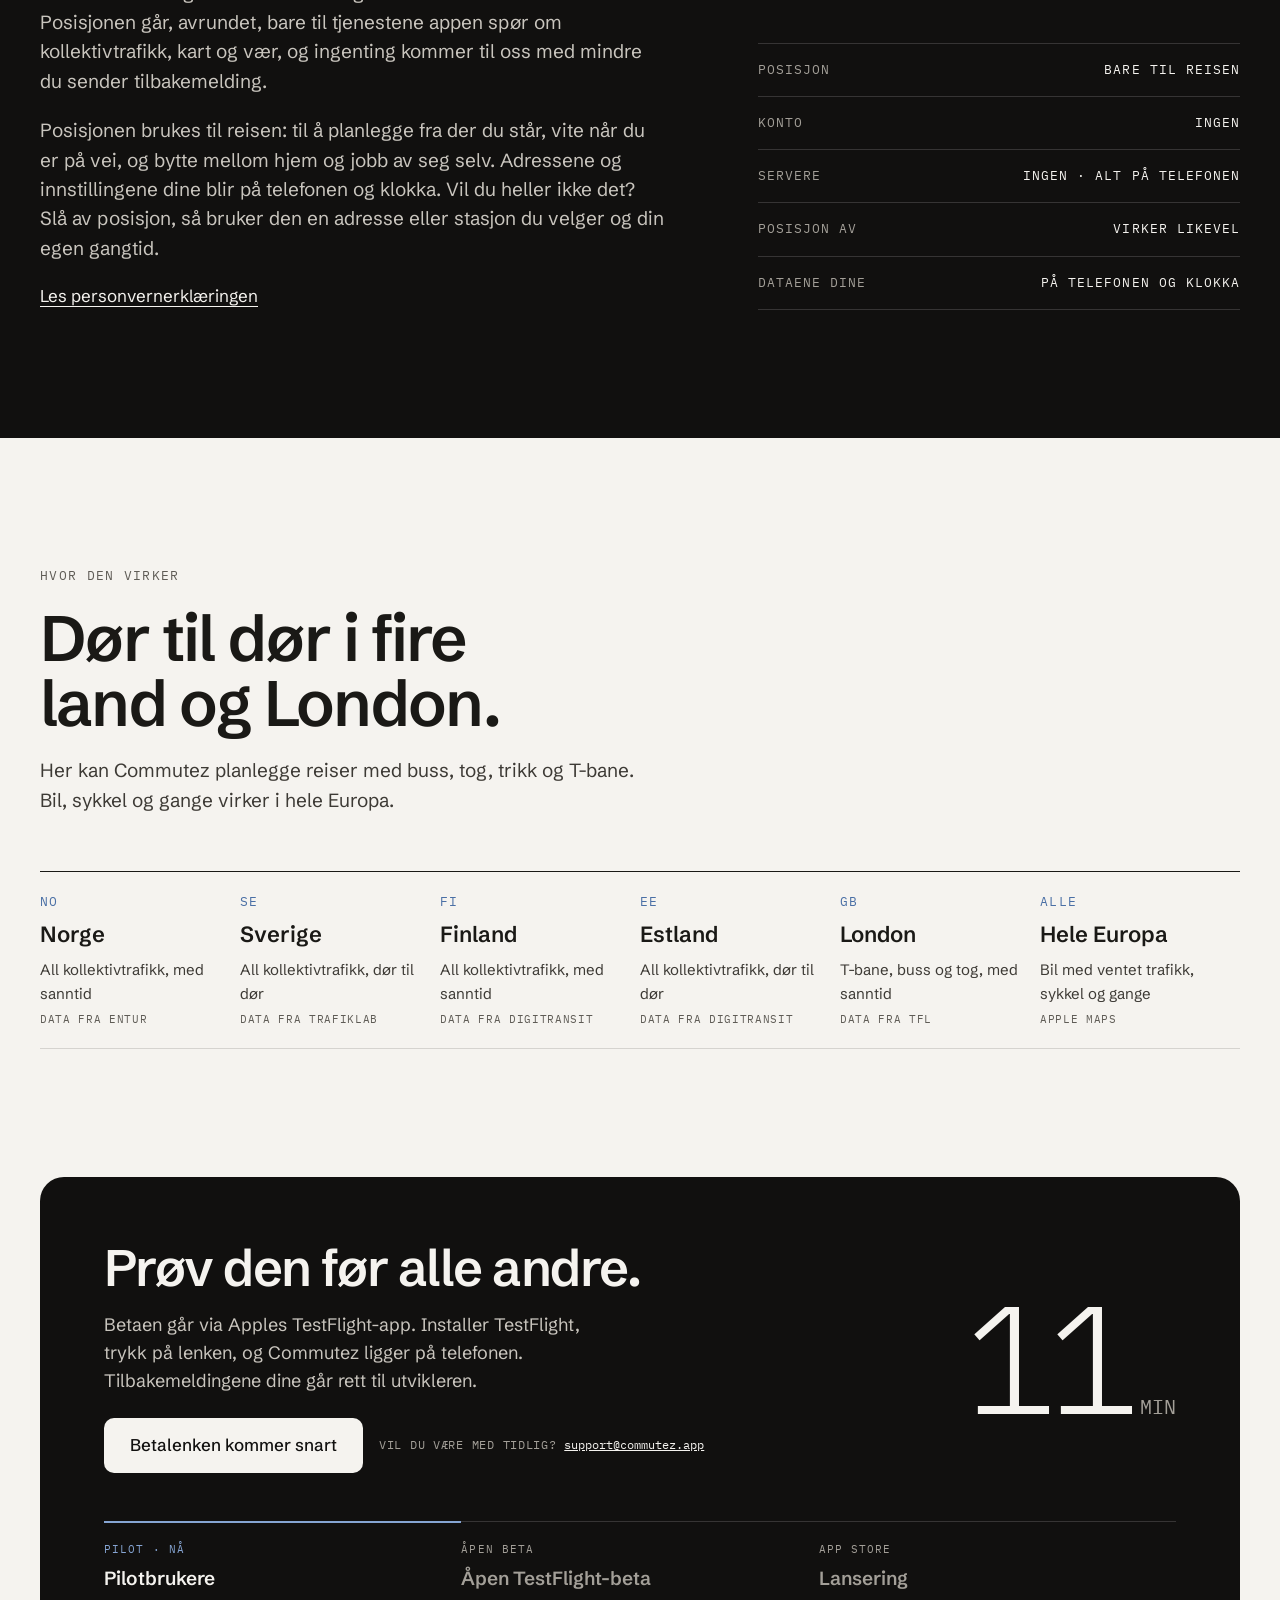
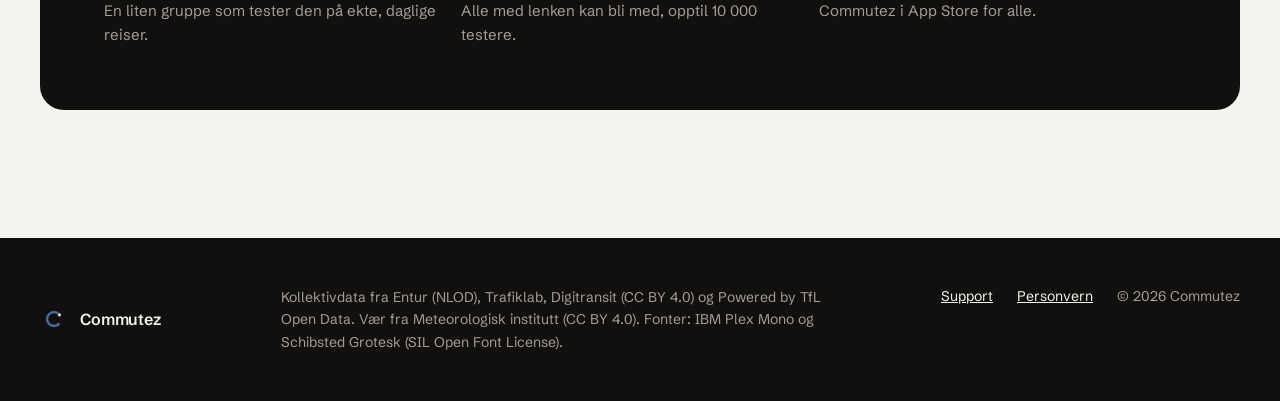
<file: no/index.html>
<!doctype html>
<html lang="nb">
<head>
  <meta charset="utf-8">
  <meta name="viewport" content="width=device-width, initial-scale=1, viewport-fit=cover">
  <title>Commutez — vit når du skal gå</title>
  <meta name="description" content="Commutez teller ned til minuttet du må gå ut døra, ikke til bussen går. Widgeter, Live Activity og Apple Watch, stort sett uten å åpne appen.">
  <link rel="canonical" href="https://commutez.app/no/">
  <link rel="alternate" hreflang="en" href="https://commutez.app/">
  <link rel="alternate" hreflang="nb" href="https://commutez.app/no/">
  <link rel="alternate" hreflang="x-default" href="https://commutez.app/">
  <link rel="icon" href="/assets/favicon.png">
  <link rel="apple-touch-icon" href="/assets/apple-touch-icon.png">
  <meta property="og:title" content="Commutez">
  <meta property="og:description" content="Vit når du skal gå. En dør-til-dør-nedtelling for pendlere, på iPhone og Apple Watch.">
  <meta property="og:image" content="https://commutez.app/assets/og-image.png">
  <meta property="og:url" content="https://commutez.app/no/">
  <meta property="og:locale" content="nb_NO">
  <meta name="theme-color" content="#f5f3ef">
  <link rel="preload" href="/assets/fonts/IBMPlexMono-Light.ttf" as="font" type="font/ttf" crossorigin>
  <link rel="preload" href="/assets/fonts/SchibstedGrotesk.ttf" as="font" type="font/ttf" crossorigin>
  <link rel="stylesheet" href="/assets/home.css?v=16">
</head>
<body>

<header class="top">
  <div class="row">
    <a class="brand" href="/no/"><img src="/assets/icon-256.png" alt="">Commutez</a>
    <nav class="nav" aria-label="Hovedmeny">
      <a class="hide-sm" href="#how">Slik virker det</a>
      <a class="hide-sm" href="#day">En vanlig dag</a>
      <a href="#privacy">Personvern</a>
      <a href="/no/support/">Support</a>
      <span class="lang" aria-label="Språk"><a href="/no/" aria-current="page" lang="nb">NO</a><span aria-hidden="true">/</span><a href="/" lang="en" hreflang="en">EN</a></span>
      <a class="btn small" href="#get">Bli med i betaen</a>
    </nav>
  </div>
</header>

<main>

<section class="hero" id="top">
  <div class="inner">
    <div class="hero-copy">
      <p class="eyebrow">For pendlere · iPhone · Apple Watch</p>
      <h1>Vit når du skal gå.</h1>
      <p class="lede"><span class="t-long">Commutez teller ned til minuttet du må gå ut døra, ikke til minuttet bussen går. Gangtid, bytter og forsinkelser er allerede regnet inn i tallet.</span><span class="t-short">Teller ned til du må gå ut døra. Gangtid, bytter og forsinkelser er regnet med.</span></p>
      <div class="cta-row">
        <a class="btn" href="#get">Bli med i betaen</a>
        <a class="link" href="#how">Se hvordan det virker</a>
      </div>
      <p class="note">Gratis i betaperioden · Kommer snart i App Store</p>
    </div>
    <div class="hero-tile">
      <div class="tile" role="img" aria-label="Commutez-widget som teller ned minuttene til du må gå">
        <span class="box">T</span>
        <span class="num" data-min>12</span>
        <span class="next">(<span data-next>19</span>)</span>
      </div>
      <p class="legend" data-legend>12 = minutter til du må gå · (19) = den neste</p>
    </div>
  </div>
</section>

<section class="band dark" id="how">
  <div class="inner">
    <div class="intro">
      <p class="eyebrow">Ett tall</p>
      <h2 class="h2"><span class="t-long">Samme nedtelling, uansett hvor du ser.</span><span class="t-short">Samme nedtelling, overalt.</span></h2>
      <p class="lede hide-phone">Én reise som teller ned på fem steder samtidig. Trykk deg gjennom dem.</p>
    </div>

    <div class="tabs" role="tablist" aria-label="Velg visning">
      <button role="tab" id="tab-app" aria-controls="p-app" aria-selected="true">Appen</button>
      <button role="tab" id="tab-home" aria-controls="p-home" aria-selected="false" tabindex="-1">Hjemskjerm</button>
      <button role="tab" id="tab-lock" aria-controls="p-lock" aria-selected="false" tabindex="-1">Låseskjerm</button>
      <button role="tab" id="tab-island" aria-controls="p-island" aria-selected="false" tabindex="-1">Dynamic Island</button>
      <button role="tab" id="tab-watch" aria-controls="p-watch" aria-selected="false" tabindex="-1">Apple Watch</button>
    </div>

    <div class="surface panel" id="p-app" role="tabpanel" aria-labelledby="tab-app">
      <div class="surface-copy">
        <p class="step">01 / 05</p>
        <h3>Appen</h3>
        <p><span class="t-long">Åpne den når du vil se hele bildet: ruten tegnet som en linje, reisestripen, alle avganger og været for turen. De fleste dager trenger du ikke.</span><span class="t-short">Hele bildet når du vil ha det: ruten, alle avganger og været.</span></p>
      </div>
      <div class="stage">
        <div class="phone"><div class="screen">
          <img src="/assets/screens/app-calm.jpg" width="660" height="1435" alt="Commutez-appen: 10 min til du må gå, ruten fra Grønland til Majorstuen, gå 20:35, linje 2 kl. 20:47, på jobb 20:56">
          <img class="urgent-shot" src="/assets/screens/app-urgent.jpg" width="660" height="1435" alt="" aria-hidden="true">
        </div></div>
      </div>
    </div>

    <div class="surface panel" id="p-home" role="tabpanel" aria-labelledby="tab-home" hidden>
      <div class="surface-copy">
        <p class="step">02 / 05</p>
        <h3>Widgeter på hjemskjermen</h3>
        <p><span class="t-long">Tre størrelser. Den lille viser bare tallet. Den brede og den store har også reisestripen: når du må gå, når avgangen går og når du er fremme. Når det er tid for å gå, blir de blå. Trykk på en, så åpner appen på nedtellingen.</span><span class="t-short">Widgeter i tre størrelser. Blå når det er tid for å gå.</span></p>
      </div>
      <div class="stage">
        <div class="shot-stack">
          <div class="shot-card">
            <span class="label">HJEMSKJERM · BRED WIDGET</span>
            <div class="img-wrap widget">
              <img src="/assets/screens/widget-calm.jpg" width="1044" height="490" alt="Bred widget: 4 min, til Majorstuen med linje 2 kl. 20:47, gå 20:35, på jobb 20:56">
              <img class="urgent-shot" src="/assets/screens/widget-urgent.jpg" width="1044" height="490" alt="" aria-hidden="true">
            </div>
          </div>
          <p class="caption-dark">Ekte skjermbilder fra appen (engelsk versjon), med sanntidsdata for kollektivtrafikk.</p>
        </div>
      </div>
    </div>

    <div class="surface panel" id="p-lock" role="tabpanel" aria-labelledby="tab-lock" hidden>
      <div class="surface-copy">
        <p class="step">03 / 05</p>
        <h3>Låseskjerm og Live Activity</h3>
        <p><span class="t-long">Når det nærmer seg tid for å gå, åpner du appen eller trykker på en widget, så flytter nedtellingen seg til låseskjermen og teller sekund for sekund. Den fortsetter med appen lukket til du er fremme.</span><span class="t-short">Teller sekund for sekund, med appen lukket.</span></p>
      </div>
      <div class="stage">
        <div class="shot-stack">
          <div class="shot-card lock">
            <span class="label">LÅSESKJERM · LIVE ACTIVITY</span>
            <div class="img-wrap la">
              <img src="/assets/screens/live-activity.jpg" width="1116" height="304" alt="Live Activity på låseskjermen: dra om 5:29, til jobb, linje 2 til Majorstuen, går 20:47">
            </div>
          </div>
          <p class="caption-dark">Ekte skjermbilde fra appen (engelsk versjon), med sanntidsdata for kollektivtrafikk.</p>
        </div>
      </div>
    </div>

    <div class="surface panel" id="p-island" role="tabpanel" aria-labelledby="tab-island" hidden>
      <div class="surface-copy">
        <p class="step">04 / 05</p>
        <h3>Dynamic Island</h3>
        <p><span class="t-long">Tid til å gå til venstre, linjen din til høyre. Når du er om bord, bytter de side, og den teller ned til du er fremme. Trykk og hold for full visning.</span><span class="t-short">Tid til å gå til venstre. Om bord teller den ned til du er fremme.</span></p>
      </div>
      <div class="stage">
        <div class="island-demo" role="img" aria-label="Dynamic Island med nedtellingen, utvidet og kompakt"><div class="screen">
          <div class="island-x">
            <div class="row">
              <div><span class="cap">Dra om</span><span class="big" data-mmss>12:00</span></div>
              <div style="text-align:right"><span class="cap">Til jobb</span><span class="ride">2 → Majorstuen</span></div>
            </div>
            <span class="line">Går 20:47 · 9 min gange · fremme 20:56</span>
          </div>
          <div class="pills">
            <span class="cap">Kompakt</span>
            <span class="pill"><span data-mmss>12:00</span><span class="badge">2</span></span>
            <span class="cap" style="margin-top:10px">Om bord</span>
            <span class="pill flip"><span class="badge">2</span><span>9:00</span></span>
          </div>
          <div class="ghost-lines" aria-hidden="true"><span style="width:70%"></span><span style="width:90%"></span><span style="width:55%"></span></div>
        </div></div>
      </div>
    </div>

    <div class="surface panel" id="p-watch" role="tabpanel" aria-labelledby="tab-watch" hidden>
      <div class="surface-copy">
        <p class="step">05 / 05</p>
        <h3>Apple Watch</h3>
        <p><span class="t-long">Egen klokkeapp, Smart Stack-widgeter og komplikasjoner. Klokka planlegger reisene selv, så den virker uten telefonen, og den kan gi deg et trykk på håndleddet når det er tid for å gå.</span><span class="t-short">Egen app. Virker uten telefonen.</span></p>
      </div>
      <div class="stage">
        <div class="watch" role="img" aria-label="Apple Watch som viser minutter til du må gå">
          <div class="case"><div class="face">
            <span class="cap">Dra om</span>
            <span class="big" data-min>12</span>
            <span style="font-size:13px;font-weight:500">2 → Majorstuen</span>
            <span class="mono" style="font-size:10px;color:var(--muted-dark)">20:47 · 9 MIN GANGE</span>
          </div></div>
          <span class="crown"></span>
        </div>
      </div>
    </div>
  </div>
</section>

<section class="band" id="day">
  <div class="inner">
    <div class="intro">
      <p class="eyebrow">En vanlig tirsdag</p>
      <h2 class="h2">Appen du nesten aldri trenger å åpne.</h2>
      <p class="lede"><span class="t-long">Commutez er laget for å kikkes på. Under ser du en helt vanlig pendlerdag. Bortsett fra ett blikk i appen for å starte Live Activity skjer alt i Dynamic Island, på låseskjermen og i widgetene. Du velger selv hva du vil ha, hver for seg for turen til jobb og turen hjem.</span><span class="t-short">En vanlig pendlerdag, i Dynamic Island, på låseskjermen og i widgetene. Ett blikk i appen starter den.</span></p>
      <p class="filter-hint phone-only">Slå av det du ikke vil se underveis. I appen er Dynamic Island og låseskjermen én Live Activity-bryter.</p>
    </div>

    <div class="day-scroll">
      <div class="day">
          <div class="day-filter" role="group" aria-label="Visninger som vises">
            <span class="eyebrow">Vis meg</span>
            <button type="button" class="toggle" aria-pressed="true" data-surface="island"><span class="switch" aria-hidden="true"></span>Dynamic Island</button>
            <button type="button" class="toggle" aria-pressed="true" data-surface="lock"><span class="switch" aria-hidden="true"></span>Låseskjerm</button>
            <button type="button" class="toggle" aria-pressed="true" data-surface="home"><span class="switch" aria-hidden="true"></span>Hjemskjerm</button>
            <p class="filter-note"><span class="t-long">I appen styrer Live Activity både Dynamic Island og låseskjermen, og widgetene legger du til selv. Her velger du hva du vil se.</span><span class="t-short">Velg hva du vil se. I appen er Dynamic Island og låseskjermen én bryter.</span></p>
          </div>
        <div class="day-row head">
          <div></div>
          <div class="col-head"><span class="t">06:55</span><strong>Vinduet åpner</strong><span>I god tid før reisen begynner widgetene å telle. Ett blikk i appen legger den på låseskjermen.</span></div>
          <div class="col-head"><span class="t">07:23</span><strong>Snart tid</strong><span>Widgetene blir blå. Sko på, ut døra.</span></div>
          <div class="col-head"><span class="t">07:34</span><strong>Om bord</strong><span>Den teller ned til du er fremme og sier hvor du skal av.</span></div>
          <div class="col-head"><span class="t">16:07</span><strong>Hjem i tide</strong><span>Toget er 3 minutter forsinket, så påminnelsen kom 3 minutter senere, med det neste i tilfelle du ikke rekker det.</span></div>
        </div>

        <div class="day-row" data-surface="island">
          <div class="day-pin">
            <div class="row-head"><span class="cap">Dynamic Island</span><strong>Øverst i alle apper</strong><span>Trykk og hold for full visning.</span></div>
            <figure class="moment is-active"><figcaption><b>06:55</b> Vinduet åpner</figcaption>
              <div class="cell isl"><span class="pill"><span>30:00</span><span class="badge">4</span></span><div class="ghost-lines"><span style="width:80%"></span><span style="width:60%"></span></div></div></figure>
            <figure class="moment"><figcaption><b>07:23</b> Snart tid</figcaption>
              <div class="cell isl"><span class="pill"><span>2:00</span><span class="badge">4</span></span><div class="ghost-lines"><span style="width:80%"></span><span style="width:60%"></span></div></div></figure>
            <figure class="moment"><figcaption><b>07:34</b> Om bord: sidene bytter plass</figcaption>
              <div class="cell isl"><span class="pill flip"><span class="badge">4</span><span>24:00</span></span><div class="ghost-lines"><span style="width:80%"></span><span style="width:60%"></span></div></div></figure>
            <figure class="moment"><figcaption><b>16:07</b> Hjem i tide</figcaption>
              <div class="cell isl"><span class="pill"><span>0:00</span><span class="badge">4</span></span><div class="ghost-lines"><span style="width:80%"></span><span style="width:60%"></span></div></div></figure>
          </div>
        </div>

        <div class="day-row" data-surface="lock">
          <div class="day-pin">
            <div class="row-head"><span class="cap">Låseskjerm</span><strong>Ett blikk starter den</strong><span>Åpne appen eller trykk på en widget i vinduet, så blir den stående til du er fremme.</span></div>
            <figure class="moment is-active"><figcaption><b>06:55</b> Vinduet åpner</figcaption>
              <div class="cell lock"><span class="clock">6:55</span><span class="grow"></span>
                <div class="la-mini"><div><span class="cap">Dra om</span><span class="big">30:00</span></div><div class="right"><span class="cap">Til jobb</span><b>4 → Vestli</b></div></div></div></figure>
            <figure class="moment"><figcaption><b>07:23</b> Snart tid</figcaption>
              <div class="cell lock"><span class="clock">7:23</span><span class="grow"></span>
                <div class="la-mini"><div><span class="cap">Dra om</span><span class="big">2:00</span></div><div class="right"><span class="cap">Til jobb</span><b>4 → Vestli</b></div></div></div></figure>
            <figure class="moment"><figcaption><b>07:34</b> Om bord: teller ned til du er fremme</figcaption>
              <div class="cell lock"><span class="clock">7:34</span><span class="grow"></span>
                <div class="la-mini"><div><span class="cap">Fremme om</span><span class="big">24:00</span></div><div class="right"><span class="cap">Av på Majorstuen</span><b>4 → Vestli</b></div></div></div></figure>
            <figure class="moment"><figcaption><b>16:07</b> Toget er sent, så påminnelsen ventet</figcaption>
              <div class="cell lock"><span class="clock">16:07</span><span class="grow"></span>
                <div class="notif"><img src="/assets/icon-256.png" alt=""><div><strong>Arbeidsdagen er over</strong>4 → Bergkrystallen kl. 16:15 <span class="late">+3</span>. Neste kl. 16:22.</div></div>
                <div class="la-mini"><div><span class="cap">Dra om</span><span class="big">0:00</span></div><div class="right"><span class="cap">Hjem</span><b>4 → Bergkrystallen</b></div></div></div></figure>
          </div>
        </div>

        <div class="day-row" data-surface="home">
          <div class="day-pin">
            <div class="row-head"><span class="cap">Hjemskjerm</span><strong>Alltid der, bak appene dine</strong><span>Lås opp telefonen, og svaret står der allerede.</span></div>
            <figure class="moment is-active"><figcaption><b>06:55</b> Nedtellingen er i gang</figcaption>
              <div class="cell home">
                <div class="w sq"><span class="box">T</span><span class="n">30</span><span class="nx">(37)</span></div>
                <div class="icons" aria-hidden="true"><span></span><span></span><span></span><span></span></div>
                <div class="w wide"><div class="top-row"><span class="n">30 <small>min</small></span><span class="meta"><span class="cap">Til jobb</span><span>4 → Vestli · 07:31</span></span></div>
                  <div class="strip"><b>07:25</b><i></i><span>07:31</span><i></i><span>07:58</span></div></div>
              </div></figure>
            <figure class="moment"><figcaption><b>07:23</b> Blått betyr gå</figcaption>
              <div class="cell home">
                <div class="w sq hot"><span class="box">T</span><span class="n">2</span><span class="nx">(9)</span></div>
                <div class="icons" aria-hidden="true"><span></span><span></span><span></span><span></span></div>
                <div class="w wide hot"><div class="top-row"><span class="n">2 <small>min</small></span><span class="meta"><span class="cap">Til jobb</span><span>4 → Vestli · 07:31</span></span></div>
                  <div class="strip"><b>07:25</b><i></i><span>07:31</span><i></i><span>07:58</span></div></div>
              </div></figure>
            <figure class="moment"><figcaption><b>07:34</b> Om bord, med stoppet du skal av på</figcaption>
              <div class="cell home">
                <div class="w board"><span class="ph">OM BORD<br>FREMME 07:58</span><span class="n">24 <small>min</small></span><span class="bd">(4) AV OM 21 MIN</span><span class="stop">MAJORSTUEN</span></div>
                <div class="icons" aria-hidden="true"><span></span><span></span><span></span><span></span></div>
                <div class="w wide"><div class="top-row"><span class="n">24 <small>min</small></span><span class="meta"><span class="cap ph">Om bord · jobb</span><span>(4) AV OM 21 MIN · MAJORSTUEN</span></span></div>
                  <div class="strip"><span>07:31</span><i class="fill"></i><span>07:58</span></div></div>
              </div></figure>
            <figure class="moment"><figcaption><b>16:07</b> På tide å dra hjem</figcaption>
              <div class="cell home">
                <div class="w sq hot"><span class="box">T</span><span class="n">0</span><span class="nx">(8)</span></div>
                <div class="icons" aria-hidden="true"><span></span><span></span><span></span><span></span></div>
                <div class="w wide hot"><div class="top-row"><span class="n">0 <small>min</small></span><span class="meta"><span class="cap">Hjem</span><span>4 → Bergkrystallen · 16:15 +3</span></span></div>
                  <div class="strip"><b>16:07</b><i></i><span>16:15</span><i></i><span>16:52</span></div></div>
              </div></figure>
          </div>
        </div>
      </div>
    </div>

    <div class="day-end">
    <h2 class="h2 phone-only">Mer i innstillingene.</h2>
    <div class="choices">
      <div class="lead"><span class="eyebrow">Også i innstillingene, for hver reise</span><strong>Varsler, nedtelling på app-ikonet, trykk på håndleddet, vibrasjon før du skal av og vekkealarm.</strong></div>
    </div>

    <p class="closing"><span class="t-long">Åpne appen når du vil ha detaljene: alle avganger, bytter, ruten tegnet som en linje og regn time for time.</span><span class="t-short">Åpne appen for detaljene: alle avganger, bytter, ruten og regn time for time.</span></p>
    </div>
  </div>
</section>

<section class="band dark">
  <div class="inner">
    <div class="intro">
      <p class="eyebrow">Timeplanen din</p>
      <h2 class="h2">Den kjenner uka di.</h2>
      <p class="lede">Følger arbeidstiden, turnus og fleksitid. Fortell det én gang.</p>
    </div>
    <div class="cards">
      <div class="card">
        <div class="weekgrid" aria-label="Eksempel på timeplan: mandag til torsdag 08 til 16, fredag 08 til 14, fri i helgen">
          <div><span>MAN</span><span>08<br>16</span></div>
          <div><span>TIR</span><span>08<br>16</span></div>
          <div><span>ONS</span><span>08<br>16</span></div>
          <div><span>TOR</span><span>08<br>16</span></div>
          <div><span>FRE</span><span>08<br>14</span></div>
          <div class="off"><span>LØR</span><span>–<br>–</span></div>
          <div class="off"><span>SØN</span><span>–<br>–</span></div>
        </div>
        <p class="meta">DENNE UKA ER UKE 1 AV 2</p>
        <h3>Per ukedag, også med turnus</h3>
        <p>Deltid, skoletider eller turnus.</p>
      </div>
      <div class="card">
        <div class="flex"><span class="n">+60</span><span class="u">MIN FLEKS</span></div>
        <p class="meta">START 08:00 · FORTSATT GREIT TIL 09:00</p>
        <h3>Fleksitid innebygd</h3>
        <p>Sent ute? Fleksitiden er regnet med.</p>
      </div>
      <div class="card">
        <div class="dir"><span>HJEM</span><span class="on">JOBB</span></div>
        <p class="meta">BYTTET 16:02 · GIKK FRA KONTORET</p>
        <h3>Hjem og jobb, riktig vei</h3>
        <p>Den følger tiden på døgnet, og med posisjon på bytter den av seg selv når du drar, selv om du går tidlig.</p>
      </div>
      <div class="card">
        <div class="dir"><span class="on">FRI</span><span>BORTE</span></div>
        <p class="meta">FRI I DAG · TRYKK FOR Å ANGRE</p>
        <h3>Fridager, og når du er borte</h3>
        <p>Merk i dag, i morgen eller flere dager som fri, så er den stille. Når du er borte, tar varsler og Live Activity pause av seg selv og kommer tilbake når du gjør det.</p>
      </div>
    </div>
  </div>
</section>

<section class="band">
  <div class="inner">
    <div class="intro">
      <p class="eyebrow">Detaljer</p>
      <h2 class="h2">Småting du legger merke til andre dagen.</h2>
    </div>
    <div class="details">
      <div class="detail">
        <div class="rows"><div><span>07:31 4 → Vestli</span><span><span data-min>12</span> MIN</span></div><div class="grey"><span>07:27 3 → Kolsås</span><span><span data-run>11</span> MIN</span></div></div>
        <h3>Ingenting forsvinner</h3>
        <p>Avganger du ikke rekker, blir stående i lista, i grått. Nedtellingen regner aldri med dem.</p>
      </div>
      <div class="detail">
        <div class="rows"><div><span>07:45 5 → Vestli</span><span style="color:var(--amber)">+3 MIN FORSINKET</span></div><div class="dim"><span>SANNTID</span><span>OPPDATERT 07:13</span></div></div>
        <h3>Forsinkelser er allerede med i tallet</h3>
        <p>Sanntid er regnet med. Mister du dekning, står det når den sist ble oppdatert.</p>
      </div>
      <div class="detail">
        <div class="rows"><div class="stripe"><span>10–13° · REGN</span></div></div>
        <h3>En værstripe</h3>
        <p>En strek i kanten av widgeten når det er regn på vei.</p>
      </div>
      <div class="detail">
        <div class="rows"><div><span>VÆR</span><span>11° · SKYET</span></div><div><span>NESTE REGN</span><span>14:20</span></div><div class="dim"><span>REGN OM</span><span>3 T 10 MIN</span></div></div>
        <h3>Nyttig mellom reisene</h3>
        <p>Når det ikke er noen reise å telle ned til, viser hver widget det du velger: neste avgang, været eller når regnet kommer.</p>
      </div>
      <div class="detail">
        <div class="rows"><div><span>BIL · DRA 07:31</span><span>24 MIN</span></div><div class="dim"><span>MED TRAFIKK</span><span>FREMME 07:55</span></div></div>
        <h3>Med bil også</h3>
        <p>Kjører du? Nedtellingen tar høyde for trafikken. Sykkel og gange virker også, i hele Europa.</p>
      </div>
      <div class="detail">
        <div class="rows"><div><span>PLANENE ER ENDRET</span><span>DRA 07:21</span></div><div class="dim"><span>I MORGEN</span><span>ERSTATNINGSBUSS</span></div></div>
        <h3>Sier fra når planene endres</h3>
        <p>Må du dra tidligere, sier den det, og hvorfor hvis det gjelder ditt eget tog. Kvelden før en erstatningsbuss kommer et stille varsel.</p>
      </div>
    </div>
  </div>
</section>

<section class="band dark" id="privacy">
  <div class="inner">
    <div class="split">
      <div>
        <p class="eyebrow">Personvern</p>
        <h2 class="h2">Ingen konto. Ingen servere.</h2>
        <p class="lede"><span class="t-long">Alt kjører på telefonen og henter data direkte fra åpne tjenester for kollektivtrafikk og vær. Det finnes ingen Commutez-server i mellom. Posisjonen går, avrundet, bare til tjenestene appen spør om kollektivtrafikk, kart og vær, og ingenting kommer til oss med mindre du sender tilbakemelding.</span><span class="t-short">Alt kjører på telefonen, rett mot åpne data for kollektivtrafikk og vær. Ingen Commutez-server, og ingenting kommer til oss med mindre du sender tilbakemelding. Posisjonen brukes bare til reisen.</span></p>
        <p class="lede hide-phone">Posisjonen brukes til reisen: til å planlegge fra der du står, vite når du er på vei, og bytte mellom hjem og jobb av seg selv. Adressene og innstillingene dine blir på telefonen og klokka. Vil du heller ikke det? Slå av posisjon, så bruker den en adresse eller stasjon du velger og din egen gangtid.</p>
        <p><a class="text-link" href="/privacy/#nb">Les personvernerklæringen</a></p>
      </div>
      <div class="facts">
        <div><span>Posisjon</span><span>Bare til reisen</span></div>
        <div><span>Konto</span><span>Ingen</span></div>
        <div><span>Servere</span><span>Ingen · alt på telefonen</span></div>
        <div><span>Posisjon av</span><span>Virker likevel</span></div>
        <div><span>Dataene dine</span><span>På telefonen og klokka</span></div>
      </div>
    </div>
  </div>
</section>

<section class="band" id="countries">
  <div class="inner">
    <div class="intro">
      <p class="eyebrow">Hvor den virker</p>
      <h2 class="h2">Dør til dør i fire land og London.</h2>
      <p class="lede"><span class="t-long">Her kan Commutez planlegge reiser med buss, tog, trikk og T-bane. Bil, sykkel og gange virker i hele Europa.</span><span class="t-short">Buss, tog, trikk og T-bane med sanntid her. Bil, sykkel og gange i hele Europa.</span></p>
    </div>
    <div class="countries">
      <div><span class="code">NO</span><strong>Norge</strong><span>All kollektivtrafikk, med sanntid</span><span class="src">Data fra Entur</span></div>
      <div><span class="code">SE</span><strong>Sverige</strong><span>All kollektivtrafikk, dør til dør</span><span class="src">Data fra Trafiklab</span></div>
      <div><span class="code">FI</span><strong>Finland</strong><span>All kollektivtrafikk, med sanntid</span><span class="src">Data fra Digitransit</span></div>
      <div><span class="code">EE</span><strong>Estland</strong><span>All kollektivtrafikk, dør til dør</span><span class="src">Data fra Digitransit</span></div>
      <div><span class="code">GB</span><strong>London</strong><span>T-bane, buss og tog, med sanntid</span><span class="src">Data fra TfL</span></div>
      <div><span class="code">ALLE</span><strong>Hele Europa</strong><span>Bil med ventet trafikk, sykkel og gange</span><span class="src">Apple Maps</span></div>
    </div>
  </div>
</section>

<section class="get" id="get">
  <div class="box">
    <div class="row">
      <div class="copy">
        <h2>Prøv den før alle andre.</h2>
        <p><span class="t-long">Betaen går via Apples TestFlight-app. Installer TestFlight, trykk på lenken, og Commutez ligger på telefonen. Tilbakemeldingene dine går rett til utvikleren.</span><span class="t-short">Betaen går via Apples TestFlight-app. Tilbakemeldingene dine går rett til utvikleren.</span></p>
        <div class="actions">
          <span class="btn light" aria-disabled="true">Betalenken kommer snart</span>
          <span class="soon">Vil du være med tidlig? <a href="mailto:support@commutez.app" style="color:var(--paper)">support@commutez.app</a></span>
        </div>
      </div>
      <div class="count" aria-hidden="true"><span class="n" data-min>12</span><span class="u">MIN</span></div>
    </div>
    <div class="stages">
      <div class="now"><span class="cap">Pilot · nå</span><strong>Pilotbrukere</strong><span>En liten gruppe som tester den på ekte, daglige reiser.</span></div>
      <div><span class="cap">Åpen beta</span><strong>Åpen TestFlight-beta</strong><span>Alle med lenken kan bli med, opptil 10 000 testere.</span></div>
      <div><span class="cap">App Store</span><strong>Lansering</strong><span>Commutez i App Store for alle.</span></div>
    </div>
  </div>
</section>

</main>

<footer class="foot">
  <div class="row">
    <a class="brand" href="/no/"><img src="/assets/icon-256.png" alt="">Commutez</a>
    <p>Kollektivdata fra Entur (NLOD), Trafiklab, Digitransit (CC BY 4.0) og Powered by TfL Open Data. Vær fra Meteorologisk institutt (CC BY 4.0). Fonter: IBM Plex Mono og Schibsted Grotesk (SIL Open Font License).</p>
    <nav aria-label="Bunnmeny">
      <a href="/no/support/">Support</a>
      <a href="/privacy/#nb">Personvern</a>
      <span>© 2026 Commutez</span>
    </nav>
  </div>
</footer>

<script src="/assets/home.js?v=13" defer></script>
</body>
</html>
</file>
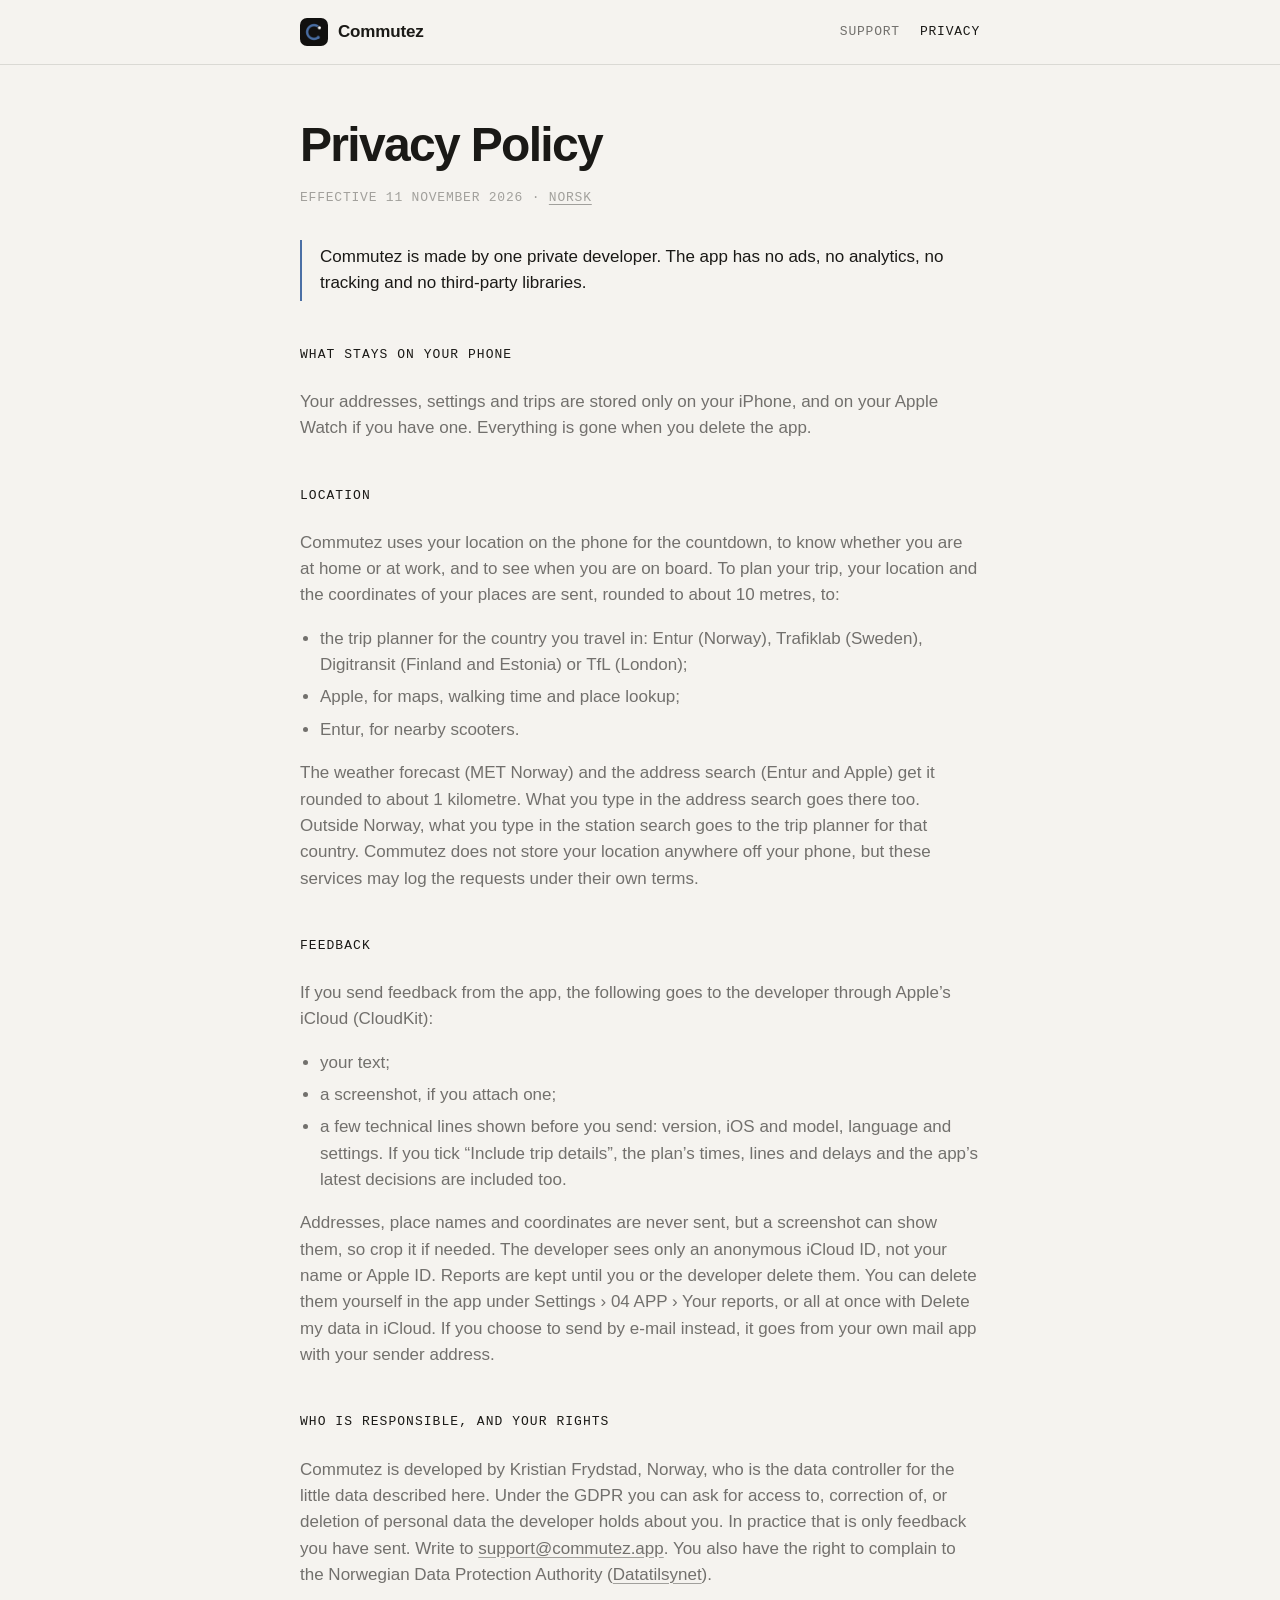
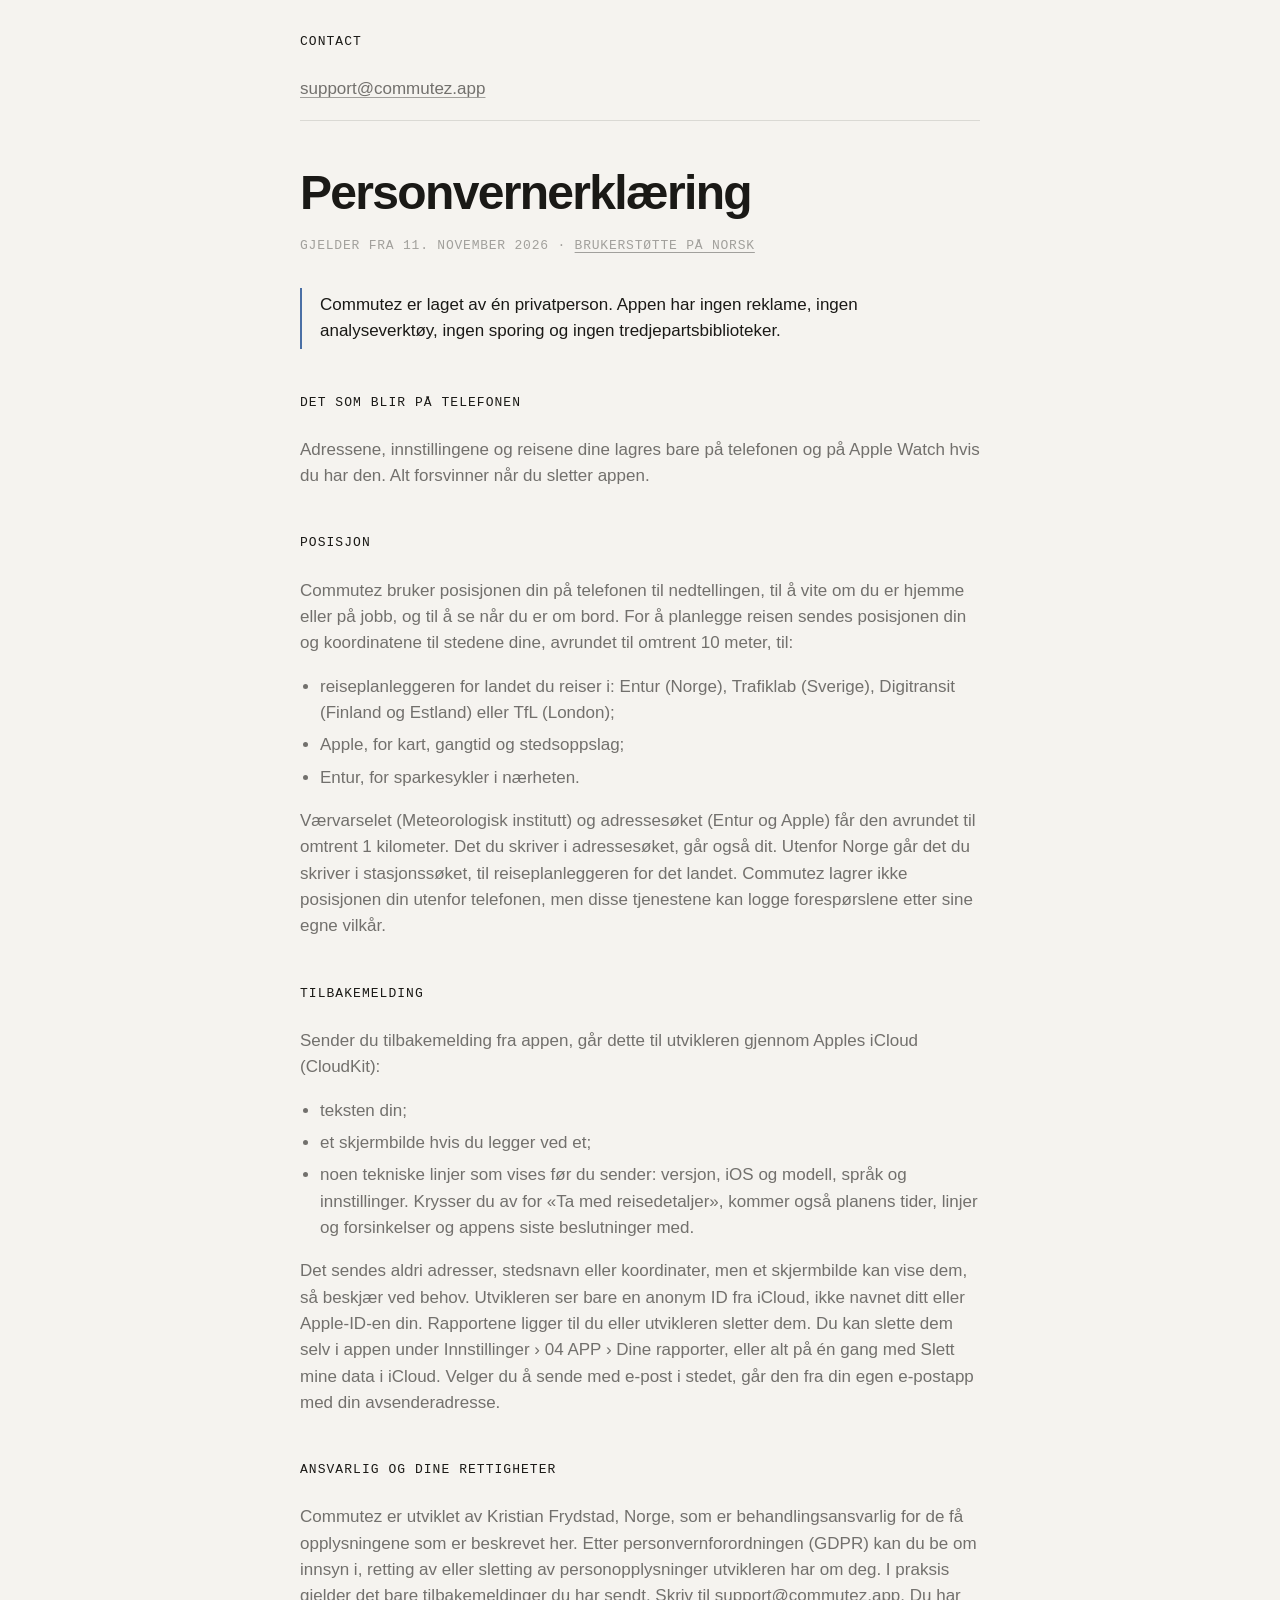
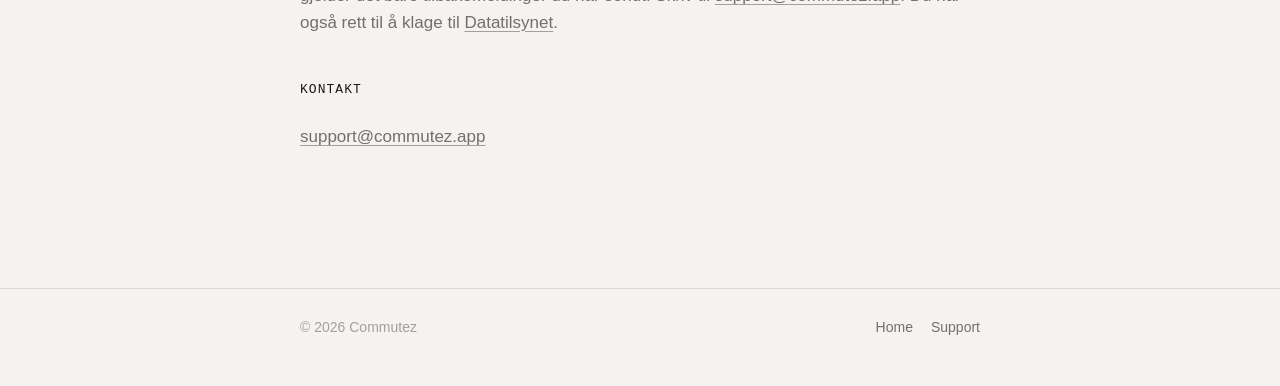
<file: privacy/index.html>
<!doctype html>
<html lang="en">
<head>
  <meta charset="utf-8">
  <meta name="viewport" content="width=device-width, initial-scale=1">
  <title>Privacy Policy — Commutez</title>
  <meta name="description" content="How Commutez handles your data: no ads, no analytics, no tracking, and your addresses and settings stay on your phone.">
  <link rel="canonical" href="https://commutez.app/privacy/">
  <link rel="icon" href="/assets/favicon.png">
  <link rel="apple-touch-icon" href="/assets/apple-touch-icon.png">
  <meta name="theme-color" content="#f5f3ef" media="(prefers-color-scheme: light)">
  <meta name="theme-color" content="#11100f" media="(prefers-color-scheme: dark)">
  <link rel="stylesheet" href="/assets/style.css">
</head>
<body>
  <header class="site-header">
    <div class="wrap">
      <a class="brand" href="/"><img src="/assets/icon-256.png" alt="">Commutez</a>
      <nav class="nav">
        <a href="/support/">Support</a>
        <a href="/privacy/" aria-current="page">Privacy</a>
      </nav>
    </div>
  </header>

  <main class="wrap doc">
    <h1>Privacy Policy</h1>
    <p class="updated">Effective 11 November 2026 · <a href="#nb" lang="nb" hreflang="nb">Norsk</a></p>

    <div class="summary">
      <p>Commutez is made by one private developer. The app has no ads, no analytics, no tracking and no third-party libraries.</p>
    </div>

    <h2>What stays on your phone</h2>
    <p>Your addresses, settings and trips are stored only on your iPhone, and on your Apple Watch if you have one. Everything is gone when you delete the app.</p>

    <h2>Location</h2>
    <p>Commutez uses your location on the phone for the countdown, to know whether you are at home or at work, and to see when you are on board. To plan your trip, your location and the coordinates of your places are sent, rounded to about 10 metres, to:</p>
    <ul>
      <li>the trip planner for the country you travel in: Entur (Norway), Trafiklab (Sweden), Digitransit (Finland and Estonia) or TfL (London);</li>
      <li>Apple, for maps, walking time and place lookup;</li>
      <li>Entur, for nearby scooters.</li>
    </ul>
    <p>The weather forecast (MET Norway) and the address search (Entur and Apple) get it rounded to about 1 kilometre. What you type in the address search goes there too. Outside Norway, what you type in the station search goes to the trip planner for that country. Commutez does not store your location anywhere off your phone, but these services may log the requests under their own terms.</p>

    <h2>Feedback</h2>
    <p>If you send feedback from the app, the following goes to the developer through Apple’s iCloud (CloudKit):</p>
    <ul>
      <li>your text;</li>
      <li>a screenshot, if you attach one;</li>
      <li>a few technical lines shown before you send: version, iOS and model, language and settings. If you tick “Include trip details”, the plan’s times, lines and delays and the app’s latest decisions are included too.</li>
    </ul>
    <p>Addresses, place names and coordinates are never sent, but a screenshot can show them, so crop it if needed. The developer sees only an anonymous iCloud ID, not your name or Apple ID. Reports are kept until you or the developer delete them. You can delete them yourself in the app under Settings › 04 APP › Your reports, or all at once with Delete my data in iCloud. If you choose to send by e-mail instead, it goes from your own mail app with your sender address.</p>

    <h2>Who is responsible, and your rights</h2>
    <p>Commutez is developed by Kristian Frydstad, Norway, who is the data controller for the little data described here. Under the GDPR you can ask for access to, correction of, or deletion of personal data the developer holds about you. In practice that is only feedback you have sent. Write to <a href="mailto:support@commutez.app">support@commutez.app</a>. You also have the right to complain to the Norwegian Data Protection Authority (<a href="https://www.datatilsynet.no/en/">Datatilsynet</a>).</p>

    <h2>Contact</h2>
    <p><a href="mailto:support@commutez.app">support@commutez.app</a></p>

    <section id="nb" lang="nb">
      <h1>Personvernerklæring</h1>
      <p class="updated">Gjelder fra 11. november 2026 · <a href="/no/support/" hreflang="nb">Brukerstøtte på norsk</a></p>

      <div class="summary">
        <p>Commutez er laget av én privatperson. Appen har ingen reklame, ingen analyseverktøy, ingen sporing og ingen tredjepartsbiblioteker.</p>
      </div>

      <h2>Det som blir på telefonen</h2>
      <p>Adressene, innstillingene og reisene dine lagres bare på telefonen og på Apple Watch hvis du har den. Alt forsvinner når du sletter appen.</p>

      <h2>Posisjon</h2>
      <p>Commutez bruker posisjonen din på telefonen til nedtellingen, til å vite om du er hjemme eller på jobb, og til å se når du er om bord. For å planlegge reisen sendes posisjonen din og koordinatene til stedene dine, avrundet til omtrent 10 meter, til:</p>
      <ul>
        <li>reiseplanleggeren for landet du reiser i: Entur (Norge), Trafiklab (Sverige), Digitransit (Finland og Estland) eller TfL (London);</li>
        <li>Apple, for kart, gangtid og stedsoppslag;</li>
        <li>Entur, for sparkesykler i nærheten.</li>
      </ul>
      <p>Værvarselet (Meteorologisk institutt) og adressesøket (Entur og Apple) får den avrundet til omtrent 1 kilometer. Det du skriver i adressesøket, går også dit. Utenfor Norge går det du skriver i stasjonssøket, til reiseplanleggeren for det landet. Commutez lagrer ikke posisjonen din utenfor telefonen, men disse tjenestene kan logge forespørslene etter sine egne vilkår.</p>

      <h2>Tilbakemelding</h2>
      <p>Sender du tilbakemelding fra appen, går dette til utvikleren gjennom Apples iCloud (CloudKit):</p>
      <ul>
        <li>teksten din;</li>
        <li>et skjermbilde hvis du legger ved et;</li>
        <li>noen tekniske linjer som vises før du sender: versjon, iOS og modell, språk og innstillinger. Krysser du av for «Ta med reisedetaljer», kommer også planens tider, linjer og forsinkelser og appens siste beslutninger med.</li>
      </ul>
      <p>Det sendes aldri adresser, stedsnavn eller koordinater, men et skjermbilde kan vise dem, så beskjær ved behov. Utvikleren ser bare en anonym ID fra iCloud, ikke navnet ditt eller Apple-ID-en din. Rapportene ligger til du eller utvikleren sletter dem. Du kan slette dem selv i appen under Innstillinger › 04 APP › Dine rapporter, eller alt på én gang med Slett mine data i iCloud. Velger du å sende med e-post i stedet, går den fra din egen e-postapp med din avsenderadresse.</p>

      <h2>Ansvarlig og dine rettigheter</h2>
      <p>Commutez er utviklet av Kristian Frydstad, Norge, som er behandlingsansvarlig for de få opplysningene som er beskrevet her. Etter personvernforordningen (GDPR) kan du be om innsyn i, retting av eller sletting av personopplysninger utvikleren har om deg. I praksis gjelder det bare tilbakemeldinger du har sendt. Skriv til <a href="mailto:support@commutez.app">support@commutez.app</a>. Du har også rett til å klage til <a href="https://www.datatilsynet.no/">Datatilsynet</a>.</p>

      <h2>Kontakt</h2>
      <p><a href="mailto:support@commutez.app">support@commutez.app</a></p>
    </section>
  </main>

  <footer>
    <div class="wrap">
      <span>© 2026 Commutez</span>
      <nav>
        <a href="/">Home</a>
        <a href="/support/">Support</a>
      </nav>
    </div>
  </footer>
</body>
</html>
</file>
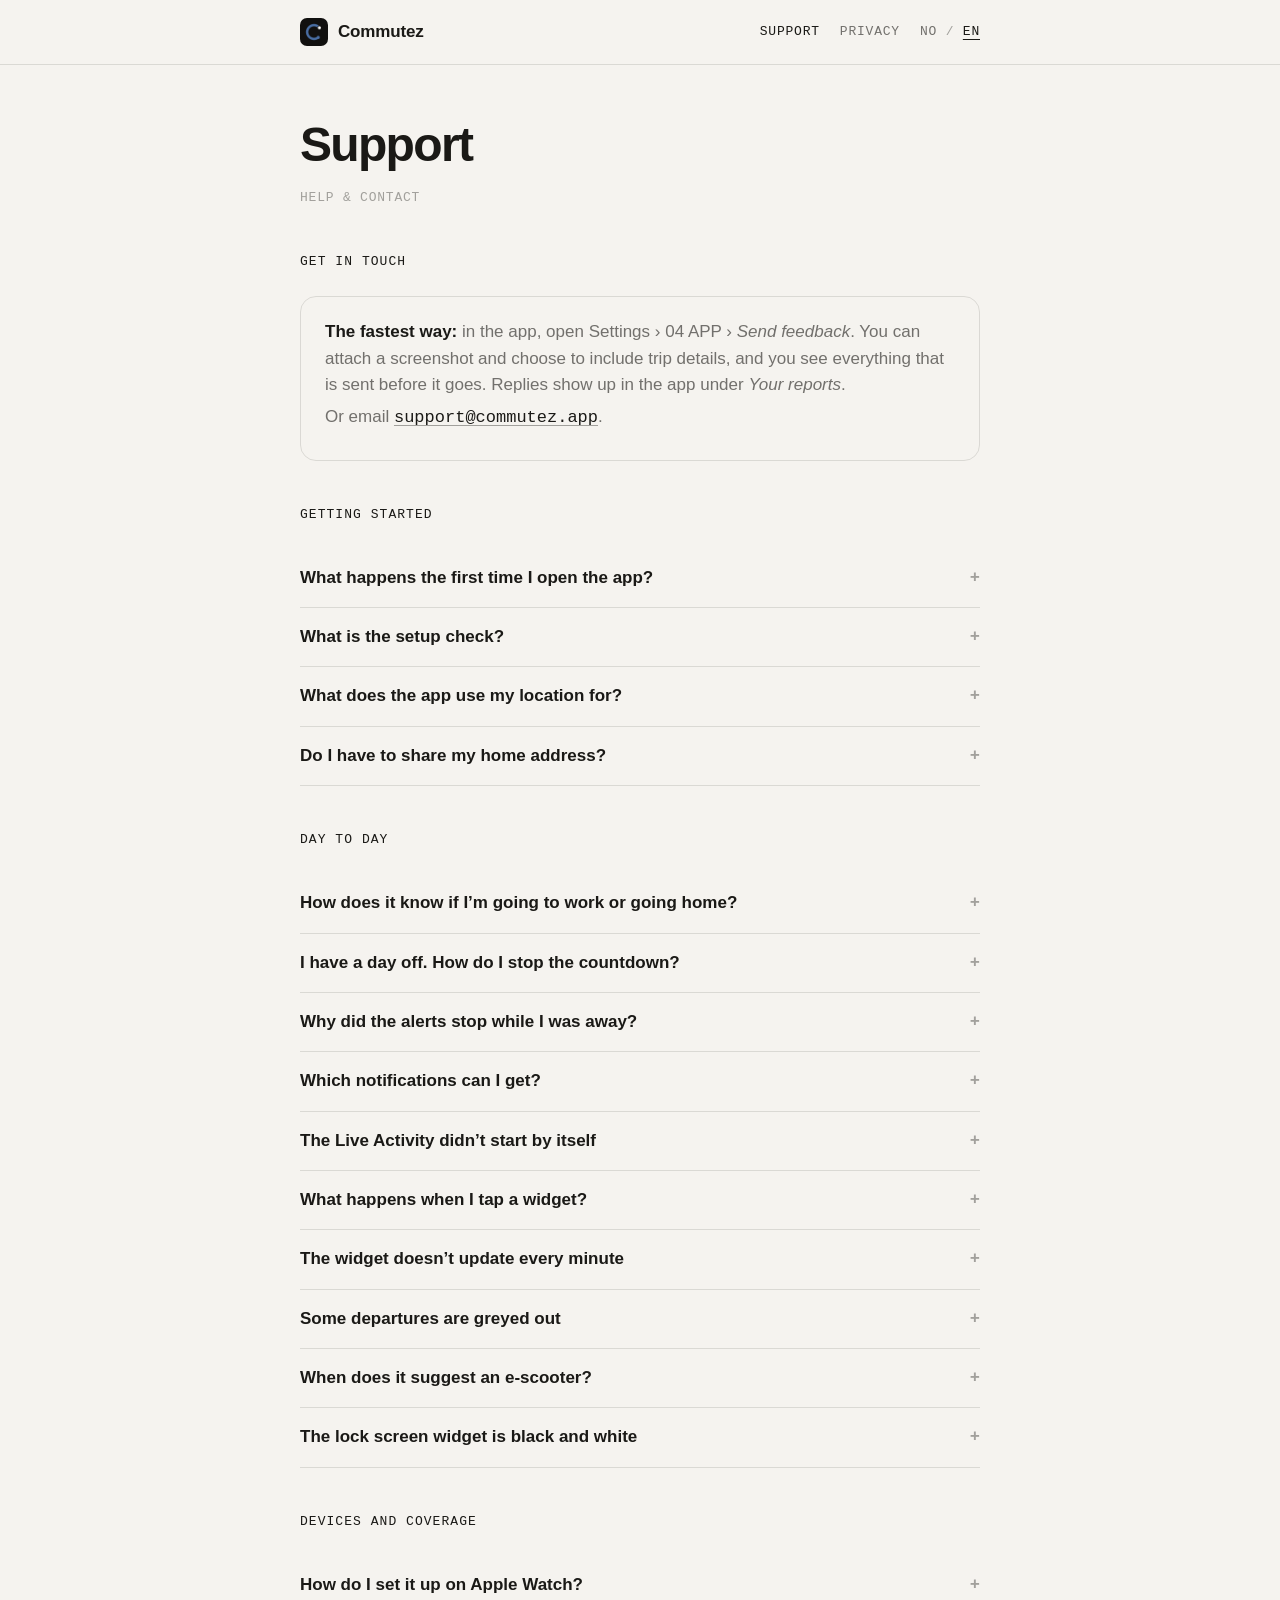
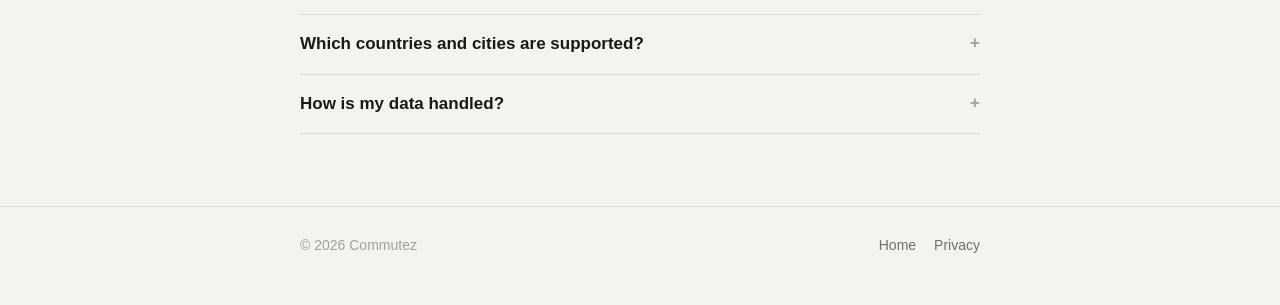
<file: support/index.html>
<!doctype html>
<html lang="en">
<head>
  <meta charset="utf-8">
  <meta name="viewport" content="width=device-width, initial-scale=1">
  <title>Support — Commutez</title>
  <meta name="description" content="Help with Commutez: first launch, days off, notifications, widgets, Live Activities, location, Apple Watch and how to get in touch.">
  <link rel="canonical" href="https://commutez.app/support/">
  <link rel="alternate" hreflang="en" href="https://commutez.app/support/">
  <link rel="alternate" hreflang="nb" href="https://commutez.app/no/support/">
  <link rel="alternate" hreflang="x-default" href="https://commutez.app/support/">
  <link rel="icon" href="/assets/favicon.png">
  <link rel="apple-touch-icon" href="/assets/apple-touch-icon.png">
  <meta name="theme-color" content="#f5f3ef" media="(prefers-color-scheme: light)">
  <meta name="theme-color" content="#11100f" media="(prefers-color-scheme: dark)">
  <link rel="stylesheet" href="/assets/style.css">
</head>
<body>
  <header class="site-header">
    <div class="wrap">
      <a class="brand" href="/"><img src="/assets/icon-256.png" alt="">Commutez</a>
      <nav class="nav" aria-label="Main">
        <a href="/support/" aria-current="page">Support</a>
        <a href="/privacy/">Privacy</a>
        <span class="lang" aria-label="Language"><a href="/no/support/" lang="nb" hreflang="nb">NO</a> / <a href="/support/" aria-current="page" lang="en">EN</a></span>
      </nav>
    </div>
  </header>

  <main class="wrap doc">
    <h1>Support</h1>
    <p class="updated">Help &amp; contact</p>

    <h2>Get in touch</h2>
    <div class="contact-card">
      <p><strong>The fastest way:</strong> in the app, open Settings › 04 APP › <em>Send feedback</em>. You can attach a screenshot and choose to include trip details, and you see everything that is sent before it goes. Replies show up in the app under <em>Your reports</em>.</p>
      <p>Or email <a href="mailto:support@commutez.app">support@commutez.app</a>.</p>
    </div>

    <h2>Getting started</h2>

    <details>
      <summary>What happens the first time I open the app?</summary>
      <p>Three short steps: <em>Where do you live?</em> (you can use your current location), <em>Where do you work?</em> and <em>When do you work?</em>, where you also choose whether public holidays count. Then you see tomorrow’s trip and a setup check. Tap ✕ at any time to skip it and set things up yourself in Settings.</p>
    </details>

    <details>
      <summary>What is the setup check?</summary>
      <p>One screen that checks the app has the permissions it needs to work at its best. <em>Use recommended</em> sets it up for you, <em>Open iOS Settings</em> takes you to what only iOS can change, and <em>Not now</em> leaves everything as it is.</p>
    </details>

    <details>
      <summary>What does the app use my location for?</summary>
      <p>For your commute: to plan from where you stand, to switch between home and work by itself, and to know when you’re on your way. For that to work with the app closed, choose “Always” and keep Precise Location on. Under Settings › 02 LIVE &amp; ON BOARD › Background location you choose how much: <em>Live window</em> (the default), <em>Always</em>, or <em>Off</em>. Without location it works from your schedule, an address or station you pick, and your own walking time. What is sent where is in the <a href="/privacy/">privacy policy</a>.</p>
    </details>

    <details>
      <summary>Do I have to share my home address?</summary>
      <p>No. You can pick a station instead of your address and set your walking time yourself.</p>
    </details>

    <h2>Day to day</h2>

    <details>
      <summary>How does it know if I’m going to work or going home?</summary>
      <p>It follows your schedule, and you can always flip the HOME / WORK switch at the top of the app. With location on and “Always”, it also switches by itself.</p>
    </details>

    <details>
      <summary>I have a day off. How do I stop the countdown?</summary>
      <p>Under your work hours in Settings, tap <em>Days off</em> and choose <em>Today</em>, <em>Tomorrow</em> or <em>Until…</em> a date. Those days have no commute: no alarm, alerts or Live Activity. The countdown says DAY OFF TODAY · TAP TO UNDO, and a tap brings the day back.</p>
    </details>

    <details>
      <summary>Why did the alerts stop while I was away?</summary>
      <p>When you’re away from home, alerts, the icon badge, the tap on your wrist and new Live Activities take a break by themselves. They come back on their own when you return. A trip you start yourself still works as usual.</p>
    </details>

    <details>
      <summary>Which notifications can I get?</summary>
      <p>Each trip has its own switches in Settings. The ones you may see:</p>
      <ul>
        <li><strong>Time to go / Workday’s over:</strong> when it’s time to leave. Delays are taken into account, and on the way home it also names the next departure.</li>
        <li><strong>Plans changed:</strong> when you need to leave earlier than planned.</li>
        <li><strong>Tomorrow: replacement bus for line …:</strong> a quiet heads-up the evening before, when your morning train is replaced by a bus.</li>
        <li><strong>Get off at …:</strong> a buzz before the stop where you get off, 1 minute before by default. Change it to 1–5 minutes under Stop buzz in Settings › 02 LIVE &amp; ON BOARD.</li>
      </ul>
    </details>

    <details>
      <summary>The Live Activity didn’t start by itself</summary>
      <p>iOS only lets the app start a Live Activity while it is open. When it’s getting close to time to leave, open the app or tap one of its widgets, and the countdown moves to the lock screen and the Dynamic Island. From then on it keeps counting with the app closed until you arrive. Make sure Live Activities are allowed under iOS Settings › Commutez.</p>
    </details>

    <details>
      <summary>What happens when I tap a widget?</summary>
      <p>Tapping a widget or the Live Activity opens the app on the countdown. A weather tile opens the weather. In the Smart Stack, Commutez asks to move up while you’re on your way.</p>
    </details>

    <details>
      <summary>The widget doesn’t update every minute</summary>
      <p>The countdown keeps ticking on its own, but iOS decides how often widgets refresh. Open the app for the very latest.</p>
    </details>

    <details>
      <summary>Some departures are greyed out</summary>
      <p>Those are departures you can’t make in time, and cancelled ones. They stay in the list, but the countdown always aims for a trip you can make.</p>
    </details>

    <details>
      <summary>When does it suggest an e-scooter?</summary>
      <p>If you turn on E-scooter in Settings › 01 THE JOURNEY, the app can suggest a scooter for the walk when that gets you there sooner. Turn on <em>Scooter only when dry</em> and it skips the scooter in bad weather.</p>
    </details>

    <details>
      <summary>The lock screen widget is black and white</summary>
      <p>That’s iOS: lock screen widgets are always shown in a single tint. It’s not a bug.</p>
    </details>

    <h2>Devices and coverage</h2>

    <details>
      <summary>How do I set it up on Apple Watch?</summary>
      <p>Set up Commutez on your iPhone first. The watch then gets what it needs and works on its own, with the same trip as your phone.</p>
    </details>

    <details>
      <summary>Which countries and cities are supported?</summary>
      <p>Public transport in Norway, Sweden, Finland, Estonia and Greater London. Car, bike and walking commutes work everywhere in Europe. See the <a href="/#countries">full list</a>.</p>
    </details>

    <details>
      <summary>How is my data handled?</summary>
      <p>No account, no ads, no analytics, no tracking. Your addresses and settings stay on your phone and watch. See the <a href="/privacy/">privacy policy</a>.</p>
    </details>
  </main>

  <footer>
    <div class="wrap">
      <span>© 2026 Commutez</span>
      <nav>
        <a href="/">Home</a>
        <a href="/privacy/">Privacy</a>
      </nav>
    </div>
  </footer>
</body>
</html>
</file>
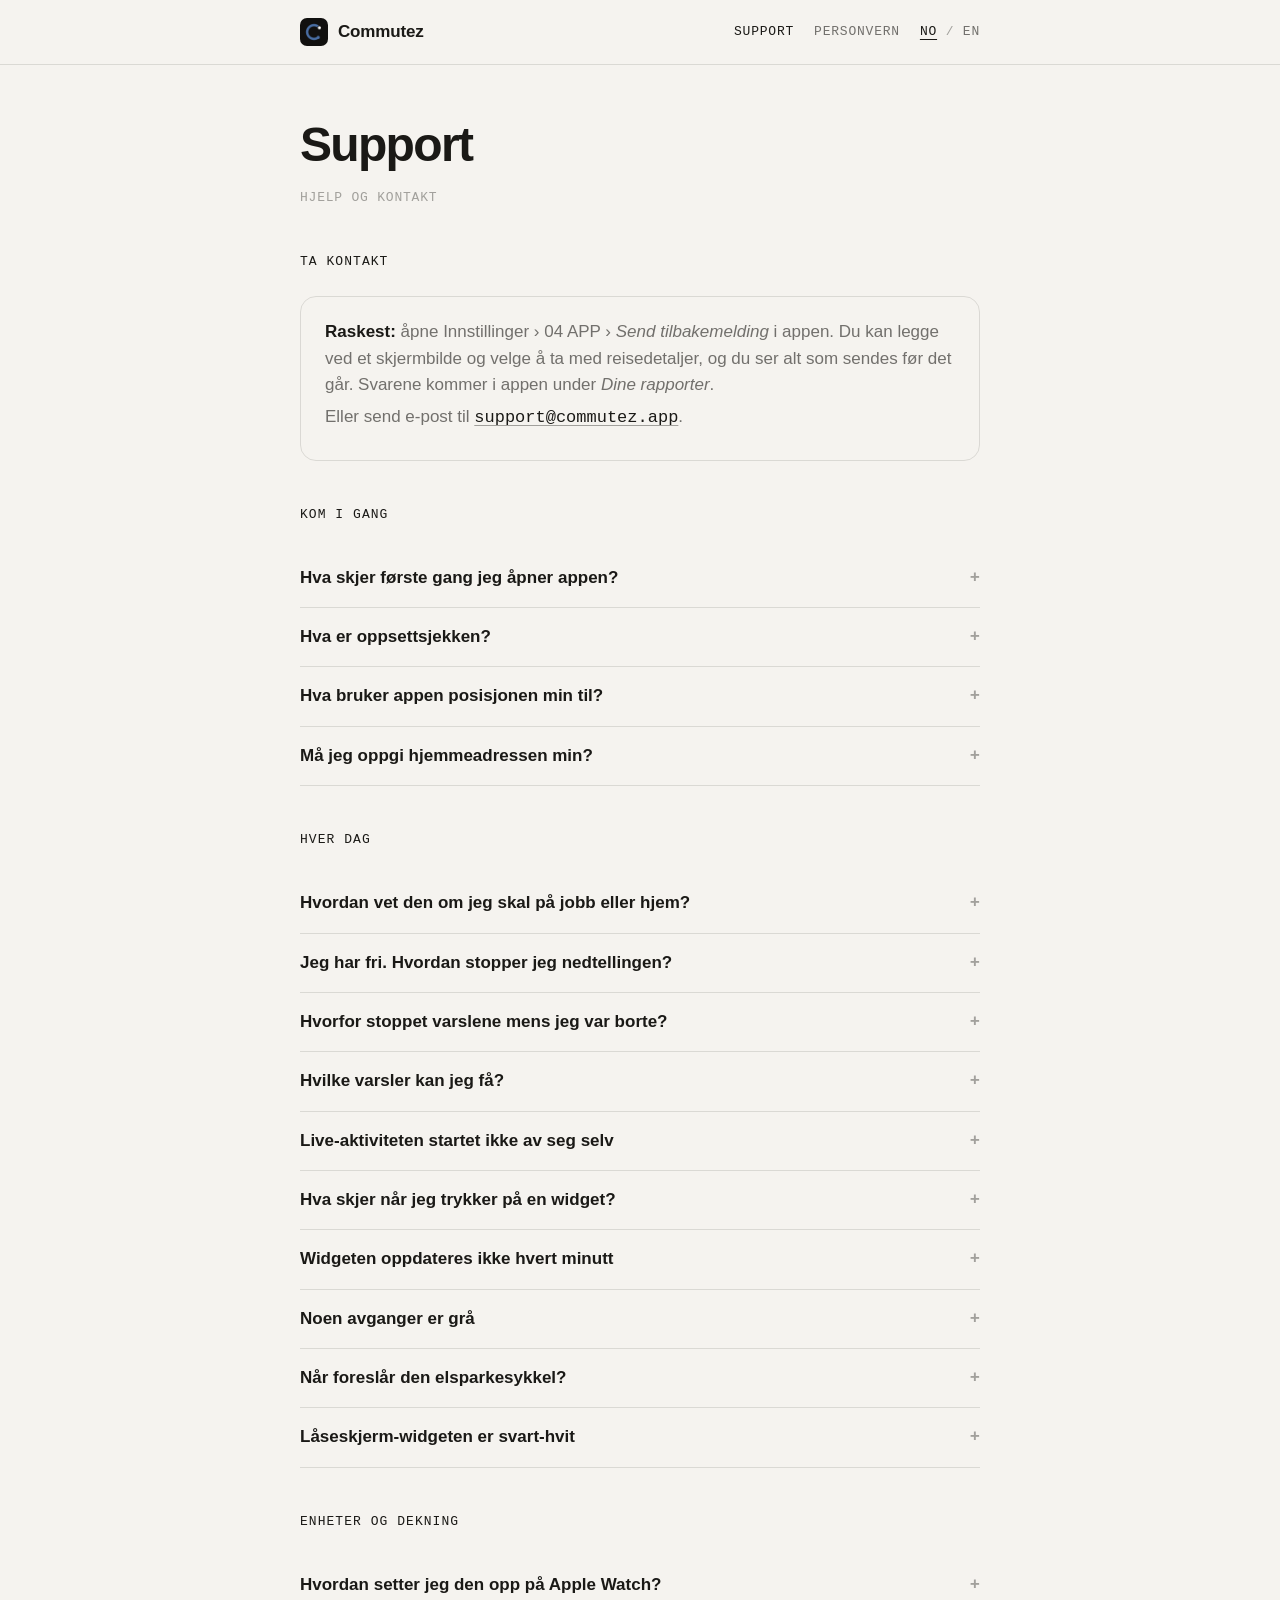
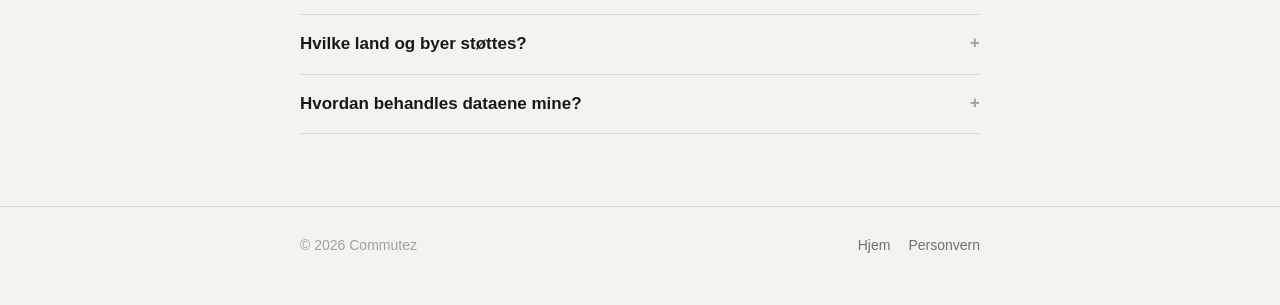
<file: no/support/index.html>
<!doctype html>
<html lang="nb">
<head>
  <meta charset="utf-8">
  <meta name="viewport" content="width=device-width, initial-scale=1">
  <title>Support — Commutez</title>
  <meta name="description" content="Hjelp med Commutez: første oppstart, fridager, varsler, widgeter, Live-aktiviteter, posisjon, Apple Watch og hvordan du tar kontakt.">
  <link rel="canonical" href="https://commutez.app/no/support/">
  <link rel="alternate" hreflang="en" href="https://commutez.app/support/">
  <link rel="alternate" hreflang="nb" href="https://commutez.app/no/support/">
  <link rel="alternate" hreflang="x-default" href="https://commutez.app/support/">
  <link rel="icon" href="/assets/favicon.png">
  <link rel="apple-touch-icon" href="/assets/apple-touch-icon.png">
  <meta name="theme-color" content="#f5f3ef" media="(prefers-color-scheme: light)">
  <meta name="theme-color" content="#11100f" media="(prefers-color-scheme: dark)">
  <link rel="stylesheet" href="/assets/style.css">
</head>
<body>
  <header class="site-header">
    <div class="wrap">
      <a class="brand" href="/no/"><img src="/assets/icon-256.png" alt="">Commutez</a>
      <nav class="nav" aria-label="Hovedmeny">
        <a href="/no/support/" aria-current="page">Support</a>
        <a href="/privacy/#nb">Personvern</a>
        <span class="lang" aria-label="Språk"><a href="/no/support/" aria-current="page" lang="nb">NO</a> / <a href="/support/" lang="en" hreflang="en">EN</a></span>
      </nav>
    </div>
  </header>

  <main class="wrap doc">
    <h1>Support</h1>
    <p class="updated">Hjelp og kontakt</p>

    <h2>Ta kontakt</h2>
    <div class="contact-card">
      <p><strong>Raskest:</strong> åpne Innstillinger › 04 APP › <em>Send tilbakemelding</em> i appen. Du kan legge ved et skjermbilde og velge å ta med reisedetaljer, og du ser alt som sendes før det går. Svarene kommer i appen under <em>Dine rapporter</em>.</p>
      <p>Eller send e-post til <a href="mailto:support@commutez.app">support@commutez.app</a>.</p>
    </div>

    <h2>Kom i gang</h2>

    <details>
      <summary>Hva skjer første gang jeg åpner appen?</summary>
      <p>Tre korte steg: <em>Hvor bor du?</em> (du kan bruke nåværende posisjon), <em>Hvor jobber du?</em> og <em>Når jobber du?</em>, der du også velger om helligdager teller. Så ser du morgendagens tur og en oppsettsjekk. Trykk ✕ når som helst for å hoppe over og sette opp alt selv i Innstillinger.</p>
    </details>

    <details>
      <summary>Hva er oppsettsjekken?</summary>
      <p>Én skjerm som sjekker at appen har tillatelsene den trenger for å virke best. <em>Bruk anbefalt</em> ordner det for deg, <em>Åpne iOS-innstillingene</em> tar deg til det bare iOS kan endre, og <em>Ikke nå</em> lar alt være som det er.</p>
    </details>

    <details>
      <summary>Hva bruker appen posisjonen min til?</summary>
      <p>Til reisen: til å planlegge fra der du står, til å bytte mellom hjem og jobb av seg selv, og til å vite når du er på vei. Skal det virke med appen lukket, velger du «Alltid» og har Nøyaktig posisjon på. Under Innstillinger › 02 LIVE OG OM BORD › Posisjon i bakgrunnen velger du hvor mye: <em>I livevinduet</em> (standard), <em>Alltid</em> eller <em>Av</em>. Uten posisjon virker den ut fra timeplanen din, en adresse eller stasjon du velger, og din egen gangtid. Hva som sendes hvor, står i <a href="/privacy/#nb">personvernerklæringen</a>.</p>
    </details>

    <details>
      <summary>Må jeg oppgi hjemmeadressen min?</summary>
      <p>Nei. Du kan velge en stasjon i stedet for adressen og sette gangtiden selv.</p>
    </details>

    <h2>Hver dag</h2>

    <details>
      <summary>Hvordan vet den om jeg skal på jobb eller hjem?</summary>
      <p>Den følger timeplanen din, og du kan alltid bytte med HJEM / JOBB-bryteren øverst i appen. Med posisjon på og «Alltid» bytter den også av seg selv.</p>
    </details>

    <details>
      <summary>Jeg har fri. Hvordan stopper jeg nedtellingen?</summary>
      <p>Under arbeidstidene dine i Innstillinger trykker du <em>Fridager</em> og velger <em>I dag</em>, <em>I morgen</em> eller <em>Til og med…</em> en dato. De dagene er det ingen reise: ingen alarm, ingen varsler og ingen Live-aktivitet. Nedtellingen viser FRI I DAG · TRYKK FOR Å ANGRE, og et trykk gir deg dagen tilbake.</p>
    </details>

    <details>
      <summary>Hvorfor stoppet varslene mens jeg var borte?</summary>
      <p>Når du er borte hjemmefra, tar varsler, merket på ikonet, trykket på håndleddet og nye Live-aktiviteter pause av seg selv. De kommer tilbake av seg selv når du er tilbake. En tur du starter selv virker som vanlig.</p>
    </details>

    <details>
      <summary>Hvilke varsler kan jeg få?</summary>
      <p>Hver tur har egne brytere i Innstillinger. Disse kan du se:</p>
      <ul>
        <li><strong>På tide å dra / Arbeidsdagen er over:</strong> når det er tid for å gå. Forsinkelser er regnet med, og på vei hjem nevner det også neste avgang.</li>
        <li><strong>Planene er endret:</strong> når du må dra tidligere enn planlagt.</li>
        <li><strong>I morgen: erstatningsbuss for linje …:</strong> et stille forvarsel kvelden før, når morgentoget ditt er erstattet av buss.</li>
        <li><strong>Gå av på …:</strong> en vibrasjon før stoppet der du skal av, 1 minutt før som standard. Endre det til 1–5 minutter under Stopp-vibrasjon i Innstillinger › 02 LIVE OG OM BORD.</li>
      </ul>
    </details>

    <details>
      <summary>Live-aktiviteten startet ikke av seg selv</summary>
      <p>iOS lar bare appen starte en Live-aktivitet mens den er åpen. Når det nærmer seg tid for å dra, åpner du appen eller trykker på en av widgetene, så flytter nedtellingen seg til låseskjermen og Dynamic Island. Derfra teller den videre med appen lukket til du er fremme. Sjekk at Live-aktiviteter er tillatt under iOS-innstillinger › Commutez.</p>
    </details>

    <details>
      <summary>Hva skjer når jeg trykker på en widget?</summary>
      <p>Et trykk på en widget eller Live-aktiviteten åpner appen på nedtellingen. En værrute åpner været. I Smart Stack ber Commutez om å komme øverst mens du er på vei.</p>
    </details>

    <details>
      <summary>Widgeten oppdateres ikke hvert minutt</summary>
      <p>Nedtellingen teller videre av seg selv, men iOS bestemmer hvor ofte widgeter oppdateres. Åpne appen for det aller siste.</p>
    </details>

    <details>
      <summary>Noen avganger er grå</summary>
      <p>Det er avganger du ikke rekker, og innstilte avganger. De blir stående i listen, men nedtellingen sikter alltid mot en tur du rekker.</p>
    </details>

    <details>
      <summary>Når foreslår den elsparkesykkel?</summary>
      <p>Slår du på Elsparkesykkel i Innstillinger › 01 REISEN, kan appen foreslå sparkesykkel i stedet for å gå når du kommer raskere fram. Slå på <em>Sparkesykkel bare når det er tørt</em>, så hopper den over sparkesykkelen i dårlig vær.</p>
    </details>

    <details>
      <summary>Låseskjerm-widgeten er svart-hvit</summary>
      <p>Det er iOS: widgeter på låseskjermen vises alltid i én farge. Det er ikke en feil.</p>
    </details>

    <h2>Enheter og dekning</h2>

    <details>
      <summary>Hvordan setter jeg den opp på Apple Watch?</summary>
      <p>Sett opp Commutez på iPhone først. Klokka får så det den trenger og virker på egen hånd, med samme tur som telefonen.</p>
    </details>

    <details>
      <summary>Hvilke land og byer støttes?</summary>
      <p>Kollektivtrafikk i Norge, Sverige, Finland, Estland og Stor-London. Bil, sykkel og gange virker overalt i Europa. Se <a href="/no/#countries">hele listen</a>.</p>
    </details>

    <details>
      <summary>Hvordan behandles dataene mine?</summary>
      <p>Ingen konto, ingen reklame, ingen analyseverktøy, ingen sporing. Adressene og innstillingene dine blir på telefonen og klokka. Se <a href="/privacy/#nb">personvernerklæringen</a>.</p>
    </details>
  </main>

  <footer>
    <div class="wrap">
      <span>© 2026 Commutez</span>
      <nav aria-label="Bunnmeny">
        <a href="/no/">Hjem</a>
        <a href="/privacy/#nb">Personvern</a>
      </nav>
    </div>
  </footer>
</body>
</html>
</file>
<file: assets/home.css>
/* Commutez front page.
   Layout: full-width bands that alternate paper and near-black, each with a
   1200px inner column. Fonts and colours are the app's own; the page commits to that look in both OS themes. */

@font-face { font-family: "Plex Mono"; src: url("/assets/fonts/IBMPlexMono-Light.ttf") format("truetype"); font-weight: 300; font-display: swap; }
@font-face { font-family: "Plex Mono"; src: url("/assets/fonts/IBMPlexMono-Regular.ttf") format("truetype"); font-weight: 400; font-display: swap; }
@font-face { font-family: "Plex Mono"; src: url("/assets/fonts/IBMPlexMono-Medium.ttf") format("truetype"); font-weight: 500 700; font-display: swap; }
@font-face { font-family: "Schibsted Grotesk"; src: url("/assets/fonts/SchibstedGrotesk.ttf") format("truetype"); font-weight: 400 900; font-display: swap; }

:root {
  color-scheme: light;
  --paper: #f5f3ef;
  --paper-2: #ebe8e2;
  --ink: #11100f;
  --ink-2: #1a1916;
  --card-dark: #1d1c1a;
  --text-2: #3d3a35;
  --muted: #5f5c56;
  --muted-dark: #a39f98;
  --body-dark: #c9c5be;
  --hair: rgba(17, 16, 15, 0.14);
  --hair-dark: rgba(245, 243, 239, 0.16);
  --accent: #4a6fa5;
  --accent-on-dark: #86a5d3;
  --amber: #a8740a;
  --wall-home: #34404c;
  --wall-lock: #26303b;
  --island-bg: #e1ddd6;

  --mono: "Plex Mono", ui-monospace, "SF Mono", Menlo, monospace;
  --sans: "Schibsted Grotesk", -apple-system, BlinkMacSystemFont, "Helvetica Neue", Arial, sans-serif;
  --gutter: max(24px, env(safe-area-inset-left, 0px));
  --gutter-r: max(24px, env(safe-area-inset-right, 0px));
  --band: clamp(72px, 10vw, 140px);
}

* { box-sizing: border-box; }
html { scroll-behavior: smooth; -webkit-text-size-adjust: 100%; }
@media (prefers-reduced-motion: reduce) { html { scroll-behavior: auto; } }
body {
  margin: 0;
  background: var(--paper);
  color: var(--ink-2);
  font-family: var(--sans);
  font-size: 17px;
  line-height: 1.55;
  overflow-x: hidden;
  overflow-x: clip; /* clip, not hidden: keeps position: sticky working in Safari */
}
img { max-width: 100%; height: auto; display: block; }
a { color: inherit; }
a:hover { color: var(--accent); }
:focus-visible { outline: 2px solid var(--accent); outline-offset: 3px; border-radius: 4px; }
.mono { font-family: var(--mono); font-feature-settings: "ss04"; }
h1, h2, h3 { text-wrap: balance; margin: 0; }
p { margin: 0; }

/* ---------- bands ---------- */
.band { padding: var(--band) var(--gutter-r) var(--band) var(--gutter); }
.band.dark { background: var(--ink); color: var(--paper); }
.inner { max-width: 1200px; margin: 0 auto; display: flex; flex-direction: column; gap: 56px; }
.intro { display: flex; flex-direction: column; gap: 20px; max-width: 760px; }
.eyebrow { font-family: var(--mono); font-feature-settings: "ss04"; font-size: 13px; letter-spacing: 0.1em; color: var(--muted); text-transform: uppercase; }
.dark .eyebrow { color: var(--muted-dark); }
.h2 { font-size: clamp(38px, 5vw, 64px); line-height: 1.02; letter-spacing: -0.03em; font-weight: 600; }
.lede { font-size: 19px; color: var(--text-2); max-width: 52ch; }
.dark .lede { color: var(--body-dark); }

/* ---------- header ---------- */
.top { padding: 20px var(--gutter-r) 20px var(--gutter); }
.top .row { max-width: 1200px; margin: 0 auto; display: flex; align-items: center; justify-content: space-between; gap: 16px 24px; flex-wrap: wrap; }
.brand { display: flex; align-items: center; gap: 12px; text-decoration: none; font-weight: 600; font-size: 20px; letter-spacing: -0.01em; }
.brand img { width: 36px; height: 36px; border-radius: 8px; }
.nav { display: flex; align-items: center; gap: 8px 28px; flex-wrap: wrap; font-size: 15px; }
.nav a { text-decoration: none; }
.lang { display: inline-flex; align-items: center; gap: 6px; font-family: var(--mono); font-size: 13px; letter-spacing: .08em; color: var(--muted); }
.lang a { text-decoration: none; color: var(--muted); padding: 10px 2px; }
.lang a:hover { color: var(--accent); }
.lang a[aria-current="page"] { color: var(--ink-2); text-decoration: underline; text-underline-offset: 5px; }
.btn {
  display: inline-flex; align-items: center; min-height: 52px; padding: 14px 26px;
  border-radius: 10px; background: var(--ink); color: var(--paper);
  text-decoration: none; font-weight: 500; font-size: 17px;
}
.btn:hover { color: var(--paper); background: #2a2826; }
.btn.small { min-height: 44px; padding: 10px 18px; font-size: 15px; border-radius: 8px; }
.btn.light { background: var(--paper); color: var(--ink); }
.btn.light:hover { background: #fff; color: var(--ink); }

/* ---------- hero ---------- */
.hero { padding: clamp(40px, 7vw, 104px) var(--gutter-r) clamp(56px, 8vw, 120px) var(--gutter); }
.hero .inner { flex-direction: row; flex-wrap: wrap; align-items: center; gap: clamp(40px, 6vw, 96px); }
.hero-copy { flex: 1 1 480px; min-width: 0; display: flex; flex-direction: column; gap: 28px; }
.hero h1 { font-size: clamp(52px, 8vw, 104px); line-height: 0.95; letter-spacing: -0.035em; font-weight: 600; }
.hero .lede { font-size: clamp(18px, 1.6vw, 22px); max-width: 34ch; }
.cta-row { display: flex; flex-wrap: wrap; align-items: center; gap: 20px; }
.cta-row .link { font-size: 16px; text-underline-offset: 4px; }
.note { font-family: var(--mono); font-feature-settings: "ss04"; font-size: 12px; letter-spacing: 0.06em; color: var(--muted); text-transform: uppercase; }

.hero-tile { flex: 0 1 400px; min-width: 0; display: flex; flex-direction: column; align-items: center; gap: 18px; }
.tile {
  --tile-bg: var(--paper); --tile-fg: #111; --tile-dim: rgba(0,0,0,.4); --tile-box: rgba(0,0,0,.1); --tile-box-fg: rgba(0,0,0,.6);
  position: relative; width: 100%; max-width: 380px; aspect-ratio: 1; border-radius: 22%;
  background: var(--tile-bg); color: var(--tile-fg);
  border: 1px solid rgba(17,16,15,.08);
  box-shadow: 0 1px 0 rgba(17,16,15,.06), 0 30px 60px -20px rgba(17,16,15,.28);
  transition: background .4s ease, color .4s ease;
}
.is-urgent .tile { --tile-bg: var(--accent); --tile-fg: #fff; --tile-dim: rgba(255,255,255,.6); --tile-box: rgba(255,255,255,.22); --tile-box-fg: #fff; }
.tile .box { position: absolute; top: 9%; left: 9%; width: 13%; aspect-ratio: 1; border-radius: 22%; background: var(--tile-box); color: var(--tile-box-fg); display: flex; align-items: center; justify-content: center; font-family: var(--mono); font-weight: 500; font-size: clamp(14px, 1.6vw, 20px); }
.tile .num { position: absolute; inset: 0; display: flex; align-items: center; justify-content: center; font-family: var(--mono); font-feature-settings: "ss04"; font-weight: 300; font-size: clamp(120px, 15vw, 200px); letter-spacing: -0.06em; line-height: 1; font-variant-numeric: tabular-nums; }
.tile .next { position: absolute; right: 8%; bottom: 7%; font-family: var(--mono); font-size: clamp(18px, 2vw, 26px); color: var(--tile-dim); }
/* scale the tile's type with the tile itself where supported */
@supports (container-type: inline-size) {
  .tile { container-type: inline-size; }
  .tile .num { font-size: 52cqw; }
  .tile .next { font-size: 6.8cqw; }
  .tile .box { font-size: 5.2cqw; }
}
.legend { font-family: var(--mono); font-feature-settings: "ss04"; font-size: 12px; letter-spacing: 0.08em; color: var(--muted); text-align: center; }

/* ---------- one number: surface tabs ---------- */
.tabs { display: flex; flex-wrap: wrap; gap: 4px 28px; border-bottom: 1px solid rgba(245,243,239,.12); }
.tabs button {
  appearance: none; background: none; border: 0; border-bottom: 2px solid transparent; margin-bottom: -1px;
  padding: 12px 0; min-height: 48px; cursor: pointer; font: inherit; font-family: var(--mono);
  font-size: 13px; letter-spacing: 0.08em; color: var(--muted-dark); text-transform: uppercase;
}
.tabs button[aria-selected="true"] { color: var(--paper); border-bottom-color: var(--paper); }
.tabs button:hover { color: var(--paper); }
.surface { display: flex; flex-wrap: wrap; align-items: center; gap: clamp(40px, 6vw, 96px); }
.surface-copy { flex: 1 1 340px; min-width: 0; max-width: 440px; display: flex; flex-direction: column; gap: 16px; }
.surface-copy .step { font-family: var(--mono); font-size: 13px; letter-spacing: 0.1em; color: var(--accent-on-dark); }
.surface-copy h3 { font-size: clamp(28px, 3vw, 38px); line-height: 1.1; letter-spacing: -0.02em; font-weight: 600; }
.surface-copy p { font-size: 18px; color: var(--body-dark); }
.stage { flex: 1 1 520px; min-width: 0; min-height: 640px; display: flex; align-items: center; justify-content: center; }
.panel[hidden] { display: none !important; }

.phone { width: 300px; max-width: 100%; border-radius: 50px; background: #2a2826; padding: 10px; box-shadow: 0 40px 90px rgba(0,0,0,.5); }
.phone .screen { border-radius: 40px; overflow: hidden; aspect-ratio: 1206 / 2622; position: relative; }
.phone .screen img { width: 100%; height: 100%; object-fit: cover; }
.phone .screen .urgent-shot { position: absolute; inset: 0; opacity: 0; transition: opacity .4s ease; }
.is-urgent .phone .screen .urgent-shot { opacity: 1; }

.shot-stack { width: 100%; max-width: 480px; display: flex; flex-direction: column; gap: 18px; }
.shot-card { border-radius: 28px; padding: 18px; background: var(--wall-home); position: relative; }
.shot-card.lock { background: var(--wall-lock); }
.shot-card .label { font-family: var(--mono); font-size: 11px; letter-spacing: 0.1em; color: rgba(255,255,255,.7); margin-bottom: 12px; display: block; }
.shot-card .img-wrap { position: relative; }
.shot-card img { width: 100%; }
.shot-card .widget img { border-radius: 6.2% / 13.2%; }
.shot-card .widget .urgent-shot { position: absolute; inset: 0; opacity: 0; transition: opacity .4s ease; }
.is-urgent .shot-card .widget .urgent-shot { opacity: 1; }
.shot-card .la img { border-radius: 6.3% / 23%; }
.caption-dark { font-size: 14px; color: var(--muted-dark); text-align: center; }

/* Drawn surfaces (no screenshot): island and watch */
.island-demo { width: 300px; max-width: 100%; border-radius: 50px; background: #2a2826; padding: 10px; box-shadow: 0 40px 90px rgba(0,0,0,.5); }
.island-demo .screen { border-radius: 40px; background: #e9e6e0; padding: 10px; display: flex; flex-direction: column; gap: 22px; min-height: 600px; }
.island-x { border-radius: 34px; background: #000; color: var(--paper); padding: 16px 20px 14px; display: flex; flex-direction: column; gap: 10px; }
.island-x .row { display: flex; justify-content: space-between; align-items: flex-end; gap: 8px; }
.cap { font-family: var(--mono); font-size: 9px; letter-spacing: 0.1em; color: var(--muted-dark); text-transform: uppercase; display: block; }
.island-x .big { font-family: var(--mono); font-feature-settings: "ss04"; font-weight: 300; font-size: 30px; line-height: 1; font-variant-numeric: tabular-nums; }
/* Like the apps: the Live Activity and Dynamic Island keep their colours
   when it's time to go; the watch face turns blue. */
.watch .face { transition: background .4s ease; }
.is-urgent .watch .face { background: var(--accent); }
.is-urgent .watch .cap { color: rgba(255,255,255,.8); }
.island-x .ride { font-size: 13px; font-weight: 500; }
.island-x .line { font-family: var(--mono); font-size: 10px; color: var(--muted-dark); }
.pills { display: flex; flex-direction: column; align-items: center; gap: 10px; }
.pills .cap { color: var(--muted); font-size: 10px; }
.pill { width: 190px; height: 34px; border-radius: 17px; background: #000; color: #fff; display: flex; align-items: center; justify-content: space-between; padding: 0 8px 0 14px; font-family: var(--mono); font-size: 12px; font-variant-numeric: tabular-nums; }
.pill.flip { padding: 0 14px 0 8px; }
.badge { background: var(--accent); border-radius: 6px; padding: 2px 7px; font-weight: 500; }
.ghost-lines { display: flex; flex-direction: column; gap: 10px; padding: 8px 12px; opacity: .5; }
.ghost-lines span { height: 12px; border-radius: 6px; background: #c9c5be; }

.watch { display: flex; align-items: center; }
.watch .case { width: 224px; height: 268px; border-radius: 60px; background: #2a2826; padding: 12px; box-shadow: 0 40px 90px rgba(0,0,0,.5); }
.watch .face { height: 100%; border-radius: 48px; background: #000; color: var(--paper); display: flex; flex-direction: column; align-items: center; justify-content: center; gap: 2px; }
.watch .cap { color: var(--accent-on-dark); font-size: 10px; }
.watch .big { font-family: var(--mono); font-feature-settings: "ss04"; font-weight: 300; font-size: 88px; line-height: 1; letter-spacing: -0.06em; font-variant-numeric: tabular-nums; }
.watch .crown { width: 9px; height: 46px; border-radius: 0 5px 5px 0; background: #3a3734; }

/* ---------- a normal day: time × surface grid ---------- */
.day-scroll { overflow-x: auto; padding-bottom: 8px; }
.day { min-width: 1080px; display: flex; flex-direction: column; gap: 28px; }
.day-row { display: grid; grid-template-columns: 200px repeat(4, minmax(0, 1fr)); gap: 16px; align-items: start; }
.day-row + .day-row { padding-top: 24px; border-top: 1px solid var(--hair); }
.day-row.head { align-items: start; }
.col-head .t { font-family: var(--mono); font-size: 22px; font-weight: 500; color: var(--accent); line-height: 1; display: block; }
.col-head strong { display: block; font-size: 16px; font-weight: 600; margin-top: 6px; }
.col-head span { display: block; font-size: 14px; color: var(--text-2); line-height: 1.4; margin-top: 4px; }
.row-head .cap { color: var(--accent); font-size: 12px; }
.row-head strong { display: block; font-size: 18px; font-weight: 600; line-height: 1.2; margin-top: 8px; }
.row-head span:last-child { display: block; font-size: 14px; color: var(--text-2); margin-top: 8px; }

.moment { margin: 0; min-width: 0; }
.moment figcaption { display: none; }
.cell { border-radius: 20px; padding: 10px; }
.cell.isl { height: 120px; background: var(--island-bg); display: flex; flex-direction: column; align-items: center; gap: 16px; }
.cell.isl .pill { width: 160px; height: 32px; }
.cell.isl .ghost-lines { width: 100%; padding: 0 8px; gap: 8px; }
.cell.isl .ghost-lines span { height: 9px; border-radius: 5px; }
.cell.lock { height: 210px; background: var(--wall-lock); color: #fff; padding: 14px 10px 10px; display: flex; flex-direction: column; align-items: center; gap: 8px; }
.cell.lock .clock { font-size: 36px; font-weight: 600; line-height: 1; }
.cell.lock .grow { flex: 1; }
.notif { width: 100%; border-radius: 14px; background: rgba(245,243,239,.92); color: var(--ink-2); padding: 8px 10px; display: flex; gap: 8px; align-items: center; font-size: 10px; line-height: 1.3; }
.notif img { width: 22px; height: 22px; border-radius: 5px; flex: none; }
.notif strong { display: block; font-weight: 600; }
.late { color: var(--amber); font-family: var(--mono); }
.la-mini { width: 100%; border-radius: 16px; background: var(--ink); padding: 9px 12px; display: flex; justify-content: space-between; align-items: flex-end; gap: 8px; }
.la-mini .cap { font-size: 8px; }
.la-mini .big { font-family: var(--mono); font-feature-settings: "ss04"; font-weight: 300; font-size: 24px; line-height: 1; color: var(--paper); }
.la-mini .big.hot { color: var(--accent-on-dark); }
.la-mini .right { text-align: right; min-width: 0; }
.la-mini .right .cap { font-size: 7px; }
.la-mini .right b { font-size: 11px; font-weight: 500; color: #fff; }

.cell.home { height: 236px; background: var(--wall-home); padding: 12px 10px; display: grid; grid-template-columns: repeat(2, minmax(0, 1fr)); grid-template-rows: 100px 100px; gap: 12px; }
.w { border-radius: 20px; background: var(--paper); color: #111; --dim: rgba(0,0,0,.4); --faint: rgba(0,0,0,.32); --hi: var(--accent); --box: rgba(0,0,0,.1); }
.w.hot { background: var(--accent); color: #fff; --dim: rgba(255,255,255,.6); --faint: rgba(255,255,255,.5); --hi: #fff; --box: rgba(255,255,255,.22); }
.w.sq { position: relative; }
.w.sq .box { position: absolute; top: 8px; left: 8px; width: 14px; height: 14px; border-radius: 4px; background: var(--box); display: flex; align-items: center; justify-content: center; font-family: var(--mono); font-size: 7px; font-weight: 500; }
.w.sq .n { position: absolute; inset: 0; display: flex; align-items: center; justify-content: center; font-family: var(--mono); font-feature-settings: "ss04"; font-weight: 300; font-size: 46px; }
.w.sq .nx { position: absolute; right: 7px; bottom: 5px; font-family: var(--mono); font-size: 9px; color: var(--dim); }
.w.board { display: flex; flex-direction: column; align-items: center; justify-content: center; gap: 2px; text-align: center; font-family: var(--mono); }
.w.board .ph { font-size: 6px; letter-spacing: .1em; color: var(--accent); line-height: 1.4; }
.w.board .n { font-weight: 300; font-size: 30px; line-height: 1; }
.w.board .n small { font-family: var(--sans); font-size: 9px; font-weight: 500; color: var(--dim); }
.w.board .bd { font-size: 6px; letter-spacing: .06em; color: rgba(0,0,0,.45); }
.w.board .stop { font-size: 7px; font-weight: 500; letter-spacing: .06em; }
.icons { display: grid; grid-template-columns: repeat(2, minmax(0, 1fr)); gap: 10px; padding: 4px; }
.icons span { border-radius: 11px; background: rgba(255,255,255,.16); }
.w.wide { grid-column: span 2; padding: 10px 12px; display: flex; flex-direction: column; justify-content: space-between; }
.w.wide .top-row { display: flex; justify-content: space-between; align-items: center; gap: 6px; }
.w.wide .n { font-family: var(--mono); font-feature-settings: "ss04"; font-weight: 300; font-size: 28px; line-height: 1; }
.w.wide .n small { font-family: var(--sans); font-size: 10px; color: var(--dim); }
.w.wide .meta { display: flex; flex-direction: column; align-items: flex-end; text-align: right; }
.w.wide .meta .cap { font-size: 7px; color: var(--dim); }
.w.wide .meta span:last-child { font-size: 9px; color: var(--dim); }
.w.wide .meta .ph { color: var(--accent); }
.strip { display: flex; align-items: center; gap: 4px; font-family: var(--mono); font-size: 8px; color: var(--dim); }
.strip b { font-weight: 500; color: var(--hi); }
.strip i { flex: 1; height: 2px; background: var(--faint); position: relative; }
.strip i.fill::after { content: ""; position: absolute; left: 0; top: 0; bottom: 0; width: 15%; background: var(--accent); }

.choices { display: flex; flex-wrap: wrap; align-items: center; gap: 14px 28px; padding: 20px 24px; border-radius: 16px; background: var(--paper-2); }
.choices .lead { flex: 1 1 100%; display: flex; flex-direction: column; gap: 4px; }
.choices .lead strong { font-size: 17px; font-weight: 600; }
.toggle { display: inline-flex; align-items: center; gap: 8px; font-family: var(--mono); font-size: 12px; letter-spacing: .06em; color: var(--ink-2); text-transform: uppercase; }
.toggle.off { color: var(--muted); }
.switch { width: 28px; height: 16px; border-radius: 8px; background: var(--accent); position: relative; display: inline-block; }
.switch::after { content: ""; position: absolute; top: 2px; left: 14px; width: 12px; height: 12px; border-radius: 50%; background: #fff; }
.off .switch { background: #c9c5be; }
.off .switch::after { left: 2px; }
/* "Show me": pick which surfaces the day walks through */
.day-filter { display: flex; flex-wrap: wrap; align-items: center; gap: 4px 24px; margin-top: 8px; }
.day-filter .eyebrow { flex: 1 1 100%; }
button.toggle { appearance: none; background: none; border: 0; padding: 8px 0; min-height: 44px; cursor: pointer; font: inherit; font-family: var(--mono); font-size: 13px; letter-spacing: .06em; text-transform: uppercase; color: var(--ink-2); }
button.toggle:hover { color: var(--accent); }
.toggle[aria-pressed="false"] { color: var(--muted); }
.toggle[aria-pressed="false"] .switch { background: #c9c5be; }
.toggle[aria-pressed="false"] .switch::after { left: 2px; }
.switch::after { transition: left .2s ease; }
.filter-note { flex: 1 1 100%; font-size: 14px; color: var(--muted); max-width: 60ch; }
.day-row.is-off { display: none !important; }
.closing { font-size: 17px; color: var(--text-2); max-width: 60ch; padding-top: 8px; border-top: 1px solid var(--hair); }

/* ---------- week ---------- */
.cards { display: grid; grid-template-columns: repeat(auto-fit, minmax(280px, 1fr)); gap: 24px; }
.card { background: var(--card-dark); border-radius: 16px; padding: 28px; display: flex; flex-direction: column; gap: 18px; }
.card h3 { font-size: 21px; font-weight: 600; }
.card p { font-size: 16px; color: var(--body-dark); }
.card .meta { font-family: var(--mono); font-size: 11px; letter-spacing: .08em; color: var(--muted-dark); }
.weekgrid { display: grid; grid-template-columns: repeat(7, minmax(0, 1fr)); gap: 4px; font-family: var(--mono); font-size: 10px; text-align: center; }
.weekgrid div { display: flex; flex-direction: column; gap: 4px; }
.weekgrid span:first-child { color: var(--muted-dark); letter-spacing: .08em; }
.weekgrid span:last-child { background: var(--paper); color: var(--ink); border-radius: 6px; padding: 8px 0; line-height: 1.5; }
.weekgrid .off span:last-child { background: transparent; color: #7a766f; }
.flex { display: flex; align-items: baseline; gap: 10px; min-height: 86px; }
.flex .n { font-family: var(--mono); font-weight: 300; font-size: 64px; line-height: 1; letter-spacing: -.04em; color: var(--accent-on-dark); }
.flex .u { font-family: var(--mono); font-size: 13px; letter-spacing: .08em; color: var(--muted-dark); }
.dir { display: grid; grid-template-columns: repeat(2, minmax(0, 1fr)); font-family: var(--mono); font-size: 13px; letter-spacing: .14em; text-align: center; min-height: 86px; align-items: center; }
.dir span { padding-bottom: 10px; border-bottom: 1px solid #4a4743; color: var(--muted-dark); }
.dir span.on { border-bottom-color: var(--paper); color: var(--paper); }

/* ---------- details ---------- */
.details { display: grid; grid-template-columns: repeat(auto-fit, minmax(190px, 1fr)); gap: 48px 32px; }
.detail { display: flex; flex-direction: column; gap: 16px; border-top: 1px solid var(--ink-2); padding-top: 20px; }
.detail h3 { font-size: 21px; font-weight: 600; }
.detail p { font-size: 16px; color: var(--text-2); }
.rows { font-family: var(--mono); font-size: 12px; letter-spacing: .08em; display: flex; flex-direction: column; gap: 8px; text-transform: uppercase; }
.rows div { display: flex; justify-content: space-between; gap: 12px; }
.rows .grey { color: #8a867f; }
.rows .dim { color: var(--muted); }
.stripe { display: flex; align-items: center; gap: 10px; }
.stripe::before { content: ""; width: 5px; height: 34px; border-radius: 2px; background: var(--accent); }

/* ---------- privacy ---------- */
.split { display: flex; flex-wrap: wrap; gap: 56px; align-items: flex-end; }
.split > div:first-child { flex: 1 1 520px; min-width: 0; display: flex; flex-direction: column; gap: 20px; }
.facts { flex: 1 1 340px; min-width: 0; font-family: var(--mono); font-size: 13px; letter-spacing: .08em; text-transform: uppercase; }
.facts div { display: flex; justify-content: space-between; gap: 16px; padding: 16px 0; border-top: 1px solid var(--hair-dark); }
.facts div:last-child { border-bottom: 1px solid var(--hair-dark); }
.facts span:first-child { color: var(--muted-dark); }
.facts span:last-child { text-align: right; }
.dark .text-link { color: var(--paper); text-underline-offset: 4px; }
.dark .text-link:hover { color: var(--accent-on-dark); }

/* ---------- countries ---------- */
.countries { display: grid; grid-template-columns: repeat(auto-fit, minmax(200px, 1fr)); border-top: 1px solid var(--ink-2); }
.countries div { padding: 20px 20px 20px 0; border-bottom: 1px solid var(--hair); display: flex; flex-direction: column; gap: 6px; }
.countries .code { font-family: var(--mono); font-size: 13px; letter-spacing: .1em; color: var(--accent); }
.countries strong { font-size: 22px; font-weight: 600; }
.countries span:nth-child(3) { font-size: 15px; color: var(--text-2); }
.countries .src { font-family: var(--mono); font-size: 11px; letter-spacing: .06em; color: var(--muted); text-transform: uppercase; }

/* ---------- get it ---------- */
.get { padding: 0 var(--gutter-r) var(--band) var(--gutter); }
.get .box { max-width: 1200px; margin: 0 auto; background: var(--ink); color: var(--paper); border-radius: 24px; padding: clamp(32px, 5vw, 64px); display: flex; flex-direction: column; gap: 48px; }
.get .row { display: flex; flex-wrap: wrap; align-items: center; justify-content: space-between; gap: 40px; }
.get .copy { flex: 1 1 420px; min-width: 0; display: flex; flex-direction: column; gap: 16px; }
.get h2 { font-size: clamp(34px, 4vw, 52px); line-height: 1.05; letter-spacing: -.03em; font-weight: 600; }
.get p { font-size: 18px; color: var(--body-dark); max-width: 46ch; }
.get .actions { display: flex; flex-wrap: wrap; gap: 16px; align-items: center; margin-top: 8px; }
.get .soon { font-family: var(--mono); font-size: 12px; letter-spacing: .06em; color: var(--muted-dark); text-transform: uppercase; }
.get .soon a { text-transform: none; letter-spacing: 0; }
.get .count { display: flex; align-items: baseline; gap: 10px; font-family: var(--mono); font-feature-settings: "ss04"; }
.get .count .n { font-weight: 300; font-size: clamp(96px, 12vw, 168px); line-height: .9; letter-spacing: -.06em; font-variant-numeric: tabular-nums; }
.is-urgent .get .count .n { color: var(--accent-on-dark); }
.get .count .u { font-size: 20px; color: var(--muted-dark); }
.stages { display: grid; grid-template-columns: repeat(auto-fit, minmax(200px, 1fr)); border-top: 1px solid var(--hair-dark); }
.stages div { padding: 18px 20px 0 0; display: flex; flex-direction: column; gap: 6px; border-top: 2px solid transparent; margin-top: -1px; }
.stages div.done { border-top-color: var(--muted-dark); }
.stages div.now { border-top-color: var(--accent-on-dark); }
.stages .cap { font-size: 11px; color: var(--muted-dark); }
.stages .now .cap { color: var(--accent-on-dark); }
.stages strong { font-size: 19px; font-weight: 600; }
.stages div:not(.now):not(.done) strong { color: var(--muted-dark); }
.stages span:last-child { font-size: 15px; color: var(--muted-dark); }

/* ---------- footer ---------- */
.foot { background: var(--ink); color: var(--muted-dark); padding: 48px var(--gutter-r) 48px var(--gutter); font-size: 14px; }
.foot .row { max-width: 1200px; margin: 0 auto; display: flex; flex-wrap: wrap; justify-content: space-between; gap: 24px 32px; }
.foot .brand { color: var(--paper); font-size: 16px; }
.foot .brand img { width: 28px; height: 28px; border-radius: 6px; }
.foot p { max-width: 60ch; line-height: 1.6; }
.foot nav { display: flex; gap: 24px; flex-wrap: wrap; }
.foot nav a { color: var(--paper); }

@media (max-width: 640px) {
  .nav .hide-sm { display: none; }
  .stage { min-height: 0; }
}

/* ---------- phone: one screen per notch ----------
   Desktop ignores all of this. On a phone the page snaps hard, one screen
   at a time. Chapters with more than a screen of content are pinned stages
   that step in place: "One number" (5 surfaces) and "A normal Tuesday"
   (3 surfaces × 4 times). home.js adds the snap points and scroll room
   (.snap-pt, .step-track) and picks what each stage shows. */

/* Desktop: phone-only helpers stay out of the way. */
.day-pin, .day-end { display: contents; }
.day-steps, .step-track, .snap-pt, .t-short, .swipe-nav, .phone-only { display: none; }

@media (max-width: 760px) {
  :root { --bar: 56px; --screen: calc(100vh - var(--bar)); }
  @supports (height: 100svh) { :root { --screen: calc(100svh - var(--bar)); } }
  html { scroll-snap-type: y mandatory; scroll-padding-top: var(--bar); }
  .t-long, .hide-phone { display: none; }
  .t-short { display: inline; }

  /* thin bar instead of the full header */
  .top { position: sticky; top: 0; z-index: 20; height: var(--bar); padding-block: 0; background: var(--paper); border-bottom: 1px solid var(--hair); }
  .top .row { height: 100%; flex-wrap: nowrap; }
  .top .brand { font-size: 0; gap: 0; }
  .brand img { width: 30px; height: 30px; border-radius: 7px; }
  .nav { flex-wrap: nowrap; gap: 14px; }
  .nav > a:not(.btn) { display: none; }
  .btn.small { min-height: 38px; padding: 6px 14px; font-size: 14px; white-space: nowrap; }

  .snap-pt { display: block; position: absolute; left: 0; width: 1px; height: 1px; scroll-snap-align: start; scroll-snap-stop: always; pointer-events: none; }
  .step-track { display: block; }

  /* 1 · hero: one screen */
  .hero { height: var(--screen); padding-block: 16px; display: flex; align-items: center; scroll-snap-align: start; scroll-snap-stop: always; }
  .hero .inner { width: 100%; flex-direction: column; flex-wrap: nowrap; align-items: stretch; gap: 22px; }
  .hero-copy { flex: none; gap: 16px; }
  .hero h1 { font-size: clamp(44px, 13vw, 60px); }
  .hero .lede { font-size: 17px; }
  .cta-row .link, .hero .note { display: none; }
  .hero-tile { flex: none; gap: 8px; }
  .tile { max-width: clamp(120px, calc(var(--screen) - 470px), 220px); }

  /* 2 · one number: pinned, 5 steps */
  #how { position: relative; padding-top: 0; padding-bottom: 0; }
  #how > .inner { position: sticky; top: var(--bar); height: var(--screen); gap: 14px; justify-content: flex-start; padding-block: 20px 16px; }
  #how .intro { gap: 8px; }
  #how .h2 { font-size: clamp(30px, 8.5vw, 38px); }
  .tabs { flex-wrap: nowrap; overflow-x: auto; gap: 18px; scrollbar-width: none; }
  .tabs::-webkit-scrollbar { display: none; }
  .tabs button { flex: none; white-space: nowrap; font-size: 11px; min-height: 40px; }
  .surface { flex-direction: column; flex-wrap: nowrap; align-items: stretch; gap: 14px; }
  .surface-copy { flex: none; max-width: none; gap: 0; }
  .surface-copy .step, .surface-copy h3 { display: none; }
  .surface-copy p { font-size: 16px; min-height: 3.1em; } /* two lines, so the stage below never moves */
  .stage { flex: none; min-height: 0; }
  .phone { width: fit-content; padding: 6px; border-radius: 30px; }
  .phone .screen { height: max(150px, calc(var(--screen) - 300px)); width: auto; border-radius: 24px; }
  .shot-stack { gap: 10px; }
  .island-demo { width: 100%; }
  .island-demo .screen { min-height: 0; gap: 16px; }
  .island-demo .ghost-lines { display: none; }
  .watch .case { width: 180px; height: 216px; border-radius: 50px; }
  .watch .face { border-radius: 40px; }
  .watch .big { font-size: 70px; }

  /* 3 · a normal day: intro screen, pinned stage of 12 steps, closing screen */
  #day { padding-top: 0; padding-bottom: 0; }
  #day > .inner { gap: 0; }
  #day .intro { min-height: var(--screen); justify-content: center; scroll-snap-align: start; scroll-snap-stop: always; }
  .day-scroll { overflow: visible; padding-bottom: 0; position: relative; }
  .day {
    min-width: 0; height: var(--screen); display: grid; grid-template-columns: minmax(0, 1fr); align-content: start; padding-top: 28px;
    position: sticky; top: var(--bar); background: var(--paper);
  }
  .day-row.head { display: none; }
  .day-row:not(.head) { grid-area: 2 / 1; display: block; opacity: 0; pointer-events: none; transition: opacity .25s ease; }
  /* the surface switches sit on top of the stage like tabs; the surface
     you're looking at is underlined, and each can still be switched off */
  .phone-only { display: block; }
  .filter-hint { font-size: 14px; color: var(--muted); max-width: 46ch; }
  .day .day-filter { grid-row: 1; grid-column: 1; display: grid; grid-template-columns: repeat(3, minmax(0, 1fr)); gap: 0 10px; margin: 0 0 20px; border-bottom: 1px solid var(--hair); }
  .day .day-filter .eyebrow, .day .day-filter .filter-note { display: none; }
  .day .day-filter button.toggle { min-width: 0; gap: 6px; font-size: 11px; line-height: 1.25; text-align: left; border-bottom: 2px solid transparent; margin-bottom: -1px; }
  .day .day-filter .switch { flex: none; }
  .day .day-filter button.toggle.is-current { border-bottom-color: var(--ink-2); }
  .day .day-filter .switch { width: 22px; height: 13px; border-radius: 7px; }
  .day .day-filter .switch::after { top: 2px; left: 11px; width: 9px; height: 9px; }
  .day .day-filter .toggle[aria-pressed="false"] .switch::after { left: 2px; }
  .row-head .cap { display: none; }
  .day-row.is-current { opacity: 1; pointer-events: auto; }
  .day-row + .day-row { padding-top: 0; border-top: 0; }
  .day-pin { display: grid; grid-template-columns: minmax(0, 1fr); gap: 20px; }
  .row-head { grid-row: 1; }
  .row-head strong { font-size: 24px; }
  .row-head span:last-child { display: none; }
  .moment { grid-row: 2; grid-column: 1; width: 100%; max-width: 400px; opacity: 0; pointer-events: none; transition: opacity .25s ease; }
  .moment.is-active { opacity: 1; pointer-events: auto; }
  .moment figcaption { display: flex; align-items: baseline; gap: 10px; font-size: 15px; font-weight: 500; margin-bottom: 10px; min-height: 2.6em; }
  .moment figcaption b { font-family: var(--mono); font-feature-settings: "ss04"; font-weight: 500; font-size: 16px; color: var(--accent); }
  .day-steps { grid-row: 3; display: flex; align-items: center; gap: 8px; }
  .day-steps span { width: 8px; height: 8px; border-radius: 50%; background: var(--hair); transition: background .3s ease, width .3s ease; }
  .day-steps span.on { width: 22px; border-radius: 4px; background: var(--accent); }
  .day-end { display: flex; flex-direction: column; justify-content: center; gap: 24px; min-height: var(--screen); scroll-snap-align: start; scroll-snap-stop: always; }
  .choices { gap: 12px 20px; padding: 18px 20px; }
  .closing { border-top: 0; padding-top: 0; }

  /* 4–7 · one screen each: week, details, privacy, countries */
  main > section.band:not(#how):not(#day) {
    height: var(--screen); padding-block: 16px; display: flex; align-items: center;
    scroll-snap-align: start; scroll-snap-stop: always;
  }
  main > section.band:not(#how):not(#day) > .inner { width: 100%; gap: 20px; }
  main > section.band:not(#how):not(#day) .intro { gap: 12px; }
  main > section.band:not(#how):not(#day) .h2 { font-size: clamp(30px, 8.5vw, 38px); }
  main > section.band:not(#how):not(#day) .lede { font-size: 16px; }

  /* week and details: swipe sideways through the cards */
  .cards, .details {
    /* each card fills the width; the gap is two gutters wide so the next
       card never peeks in with half its text cut off */
    display: flex; gap: calc(2 * max(24px, env(safe-area-inset-left, 0px))); overflow-x: auto; scroll-snap-type: x mandatory; overscroll-behavior-x: contain;
    margin-left: calc(-1 * max(24px, env(safe-area-inset-left, 0px))); margin-right: calc(-1 * max(24px, env(safe-area-inset-right, 0px)));
    padding-left: max(24px, env(safe-area-inset-left, 0px)); padding-right: max(24px, env(safe-area-inset-right, 0px));
    scroll-padding-left: max(24px, env(safe-area-inset-left, 0px)); scrollbar-width: none;
  }
  .cards::-webkit-scrollbar, .details::-webkit-scrollbar { display: none; }
  .cards > *, .details > * { flex: 0 0 100%; scroll-snap-align: start; }
  .card { padding: 22px; gap: 14px; }
  .detail { padding-top: 16px; gap: 12px; }
  .swipe-nav { display: flex; align-items: center; justify-content: space-between; gap: 16px; }
  .swipe-dots { display: flex; gap: 8px; }
  .swipe-arrows { display: flex; gap: 10px; }
  .swipe-arrows button {
    appearance: none; width: 44px; height: 44px; border-radius: 50%; border: 1px solid var(--hair);
    background: none; color: inherit; font: inherit; font-size: 20px; line-height: 1; cursor: pointer;
    display: inline-flex; align-items: center; justify-content: center;
  }
  .dark .swipe-arrows button { border-color: var(--hair-dark); }
  .swipe-arrows button:disabled { opacity: .3; cursor: default; }
  .swipe-dots span { width: 8px; height: 8px; border-radius: 50%; background: var(--hair); transition: background .3s ease, width .3s ease; }
  .dark .swipe-dots span { background: var(--hair-dark); }
  .swipe-dots span.on { width: 22px; border-radius: 4px; background: var(--accent); }
  .dark .swipe-dots span.on { background: var(--accent-on-dark); }

  /* privacy: one paragraph, tighter facts */
  .split { flex-direction: column; flex-wrap: nowrap; align-items: stretch; gap: 18px; }
  .split > div:first-child { flex: none; gap: 12px; }
  .facts { flex: none; font-size: 12px; }
  .facts div { padding: 10px 0; }

  /* countries: one compact row each */
  .countries { grid-template-columns: minmax(0, 1fr); }
  .countries div { display: grid; grid-template-columns: 34px minmax(0, 1fr); column-gap: 8px; padding: 9px 0; }
  .countries .code { grid-row: span 2; align-self: center; }
  .countries strong { font-size: 18px; line-height: 1.25; }
  .countries span:nth-child(3) { font-size: 14px; }
  .countries .src { display: none; }

  /* 8 · get it: one screen, the footer scrolls in after it */
  .get { height: var(--screen); padding-block: 16px; display: flex; align-items: center; scroll-snap-align: start; scroll-snap-stop: always; }
  /* a full black screen like the other dark chapters, not a card on paper */
  .get { background: var(--ink); }
  .get .box { width: 100%; padding: 0; border-radius: 0; gap: 22px; }
  .get .row { gap: 16px; }
  .get .copy { gap: 12px; }
  .get h2 { font-size: clamp(28px, 8vw, 34px); }
  .get p { font-size: 16px; }
  .get .count { display: none; }
  .stages div { padding-top: 12px; gap: 2px; }
  .stages strong { font-size: 16px; }
  .stages span:last-child { display: none; }
  .foot { scroll-snap-align: end; }
}
@media (max-width: 760px) and (prefers-reduced-motion: reduce) {
  .moment, .day-steps span, .day-row { transition: none; }
}
</file>
<file: assets/style.css>
/* Commutez — same palette as the app:
   paper-white or near-black canvas, one blue accent, hairlines, mono numbers. */

:root {
  --bg: #f5f3ef;
  --fg: #1a1916;
  --dim: rgba(26, 25, 22, 0.6);
  --faint: rgba(26, 25, 22, 0.38);
  --hairline: rgba(26, 25, 22, 0.12);
  --accent: #4a6fa5;
  --tile: #11100f;
  --tile-fg: #f5f3ef;
  --mono: ui-monospace, "SF Mono", "IBM Plex Mono", Menlo, Consolas, monospace;
  --sans: -apple-system, BlinkMacSystemFont, "Schibsted Grotesk", "Segoe UI", Roboto, Helvetica, Arial, sans-serif;
  color-scheme: light dark;
}

@media (prefers-color-scheme: dark) {
  :root {
    --bg: #11100f;
    --fg: #f5f3ef;
    --dim: rgba(245, 243, 239, 0.6);
    --faint: rgba(245, 243, 239, 0.38);
    --hairline: rgba(245, 243, 239, 0.1);
    --tile: #f5f3ef;
    --tile-fg: #11100f;
  }
}

* { box-sizing: border-box; }

html { -webkit-text-size-adjust: 100%; }

body {
  margin: 0;
  background: var(--bg);
  color: var(--fg);
  font: 17px/1.55 var(--sans);
  -webkit-font-smoothing: antialiased;
}

a { color: inherit; text-decoration-color: var(--faint); text-underline-offset: 3px; }
a:hover { text-decoration-color: var(--accent); }

.wrap { max-width: 720px; margin: 0 auto; padding: 0 20px; }

/* Header */
.site-header { border-bottom: 1px solid var(--hairline); }
.site-header .wrap { display: flex; align-items: center; justify-content: space-between; height: 64px; }
.brand { display: flex; align-items: center; gap: 10px; text-decoration: none; font-weight: 600; letter-spacing: -0.01em; }
.brand img { width: 28px; height: 28px; border-radius: 7px; }
.nav { display: flex; gap: 20px; font-family: var(--mono); font-size: 13px; text-transform: uppercase; letter-spacing: 0.06em; }
.nav a { text-decoration: none; color: var(--dim); }
.nav a:hover, .nav a[aria-current="page"] { color: var(--fg); }
.nav .lang { color: var(--faint); white-space: nowrap; }
.nav .lang a[aria-current="page"] { text-decoration: underline; text-underline-offset: 4px; }

/* Hero */
.hero { padding: 72px 0 56px; display: grid; grid-template-columns: 1fr auto; gap: 40px; align-items: center; }
.eyebrow { font-family: var(--mono); font-size: 13px; letter-spacing: 0.08em; text-transform: uppercase; color: var(--accent); margin: 0 0 14px; }
h1 { font-size: clamp(40px, 8vw, 64px); line-height: 1.02; letter-spacing: -0.035em; margin: 0 0 18px; font-weight: 700; }
.lede { font-size: 20px; color: var(--dim); margin: 0 0 28px; max-width: 30ch; }

.badge-soon {
  display: inline-flex; align-items: center; gap: 10px;
  padding: 12px 18px; border: 1px solid var(--hairline); border-radius: 999px;
  font-family: var(--mono); font-size: 13px; letter-spacing: 0.06em; text-transform: uppercase;
}
.badge-soon::before { content: ""; width: 8px; height: 8px; border-radius: 50%; background: var(--accent); }

/* The countdown tile, echoing the small widget */
.tile {
  width: 200px; aspect-ratio: 1; border-radius: 40px; padding: 22px;
  background: var(--tile); color: var(--tile-fg);
  display: flex; flex-direction: column; justify-content: space-between;
  box-shadow: 0 30px 60px -30px rgba(0, 0, 0, 0.45);
}
.tile.urgent { background: var(--accent); color: #f5f3ef; }
.tile-label { font-family: var(--mono); font-size: 11px; letter-spacing: 0.1em; text-transform: uppercase; opacity: 0.6; }
.tile-number { font-family: var(--mono); font-size: 84px; line-height: 0.9; font-weight: 300; letter-spacing: -0.04em; }
.tile-number small { font-size: 16px; letter-spacing: 0.08em; margin-left: 4px; font-weight: 500; }
.tile-foot { font-family: var(--mono); font-size: 12px; opacity: 0.75; white-space: nowrap; overflow: hidden; text-overflow: ellipsis; }

/* Sections */
section { padding: 48px 0; border-top: 1px solid var(--hairline); }
h2 { font-size: 13px; font-family: var(--mono); font-weight: 500; letter-spacing: 0.08em; text-transform: uppercase; color: var(--dim); margin: 0 0 24px; }
h3 { font-size: 19px; margin: 0 0 6px; letter-spacing: -0.01em; }

.features { display: grid; grid-template-columns: repeat(2, 1fr); gap: 32px 40px; }
.features p { margin: 0; color: var(--dim); font-size: 16px; }

table { width: 100%; border-collapse: collapse; font-size: 16px; }
td { padding: 12px 0; border-bottom: 1px solid var(--hairline); vertical-align: top; }
td:first-child { width: 38%; font-weight: 500; padding-right: 16px; }
td:last-child { color: var(--dim); }
.note { color: var(--faint); font-size: 14px; margin-top: 16px; }

/* Long-form pages (privacy, support) */
.doc { padding-top: 56px; padding-bottom: 24px; }
.doc h1 { font-size: clamp(34px, 6vw, 48px); }
.doc .updated { font-family: var(--mono); font-size: 13px; color: var(--faint); text-transform: uppercase; letter-spacing: 0.06em; margin: 0 0 32px; }
.doc h2 { margin-top: 44px; color: var(--fg); }
.doc p, .doc li { color: var(--dim); }
.doc strong { color: var(--fg); font-weight: 600; }
.doc ul { padding-left: 20px; }
.doc li { margin: 6px 0; }
.summary { border-left: 2px solid var(--accent); padding: 4px 0 4px 18px; margin: 0 0 8px; }
.summary p { color: var(--fg); margin: 0; }

details { border-bottom: 1px solid var(--hairline); padding: 16px 0; }
details summary { cursor: pointer; font-weight: 600; color: var(--fg); list-style: none; display: flex; justify-content: space-between; gap: 16px; }
details summary::-webkit-details-marker { display: none; }
details summary::after { content: "+"; font-family: var(--mono); color: var(--faint); }
details[open] summary::after { content: "–"; }
details p { margin: 10px 0 0; }

.contact-card { border: 1px solid var(--hairline); border-radius: 16px; padding: 22px 24px; margin: 8px 0; }
.contact-card p { margin: 0 0 6px; }
.contact-card a { font-family: var(--mono); color: var(--fg); }

/* Footer */
footer { border-top: 1px solid var(--hairline); margin-top: 48px; padding: 28px 0 48px; font-size: 14px; color: var(--faint); }
footer .wrap { display: flex; flex-wrap: wrap; justify-content: space-between; gap: 12px; }
footer nav { display: flex; gap: 18px; }
footer a { color: var(--dim); text-decoration: none; }

@media (max-width: 640px) {
  .hero { grid-template-columns: 1fr; padding-top: 48px; gap: 32px; }
  .tile { width: 160px; border-radius: 34px; padding: 18px; }
  .tile-number { font-size: 64px; }
  .features { grid-template-columns: 1fr; gap: 24px; }
  .nav { gap: 14px; }
}

/* Narrow phones: the page's own link (the h1 says it) gives way to NO / EN. */
@media (max-width: 400px) {
  .nav > a[aria-current="page"] { display: none; }
}
</file>
